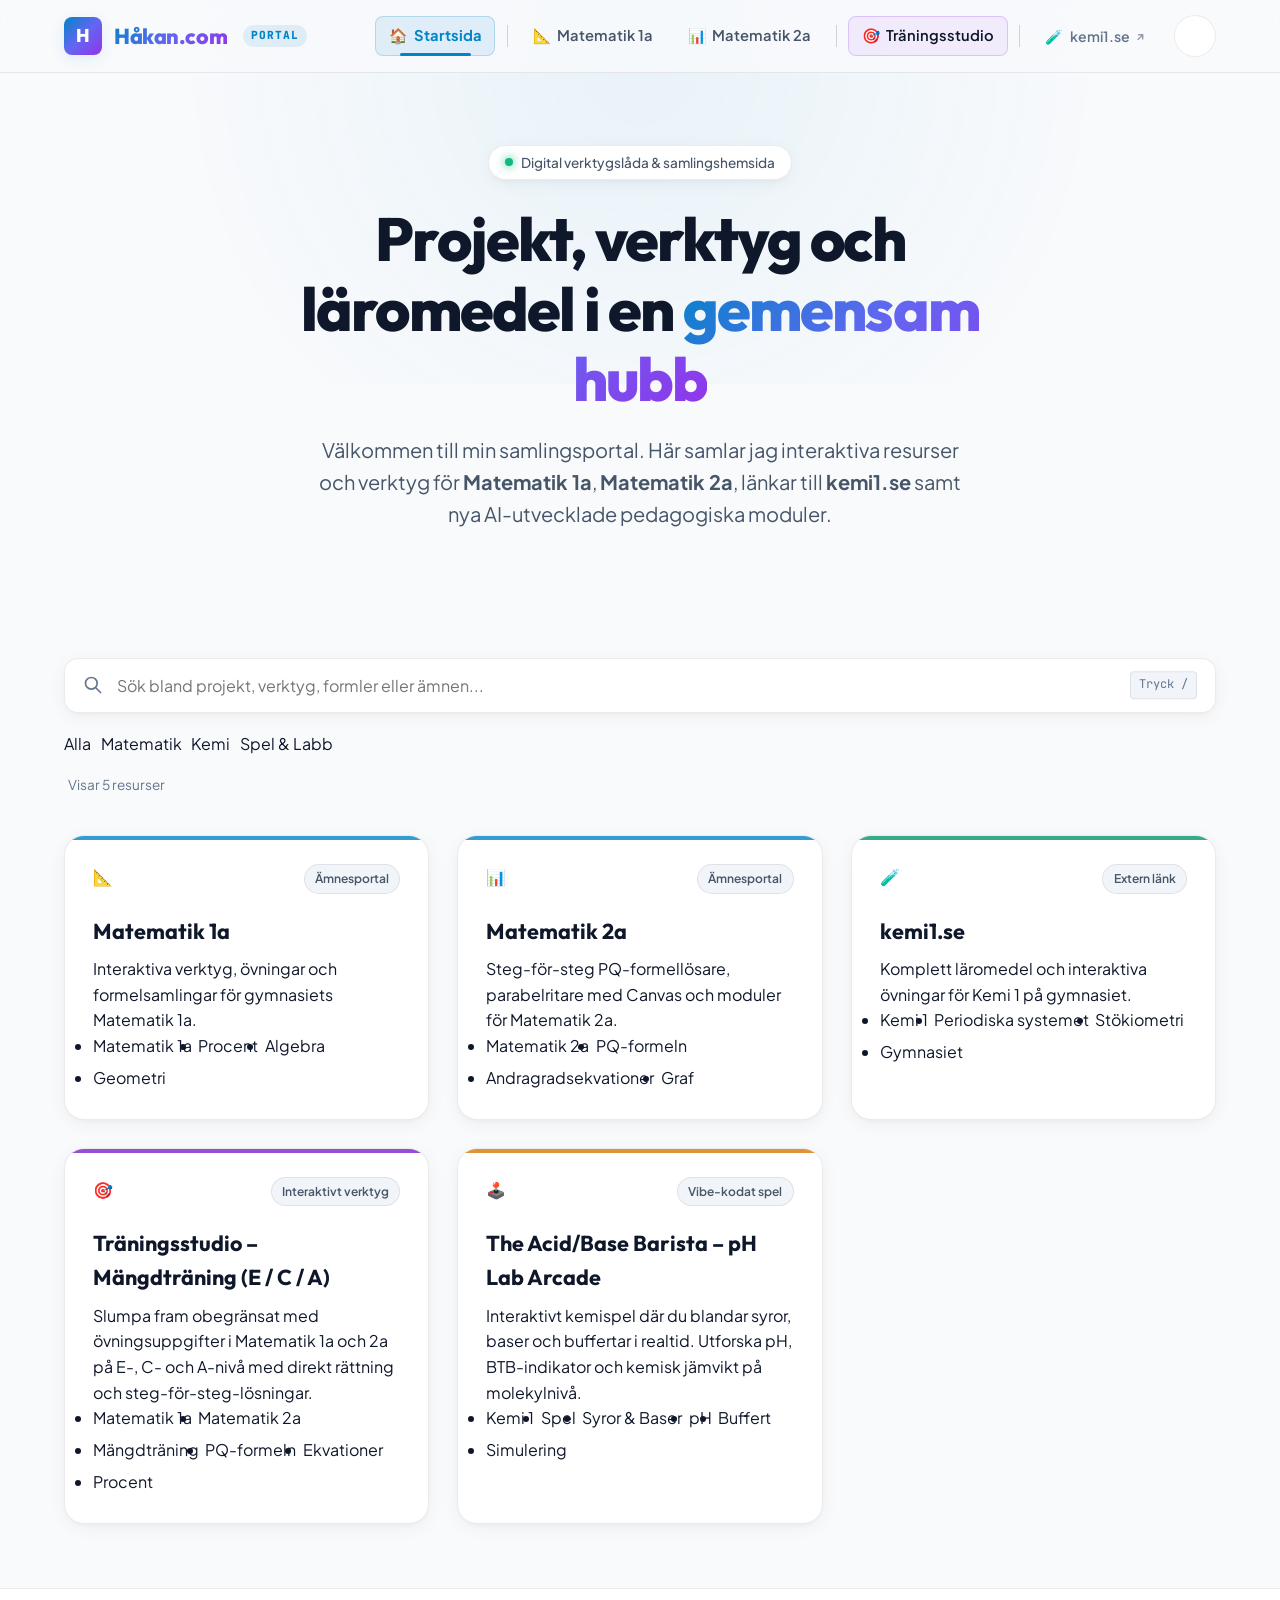
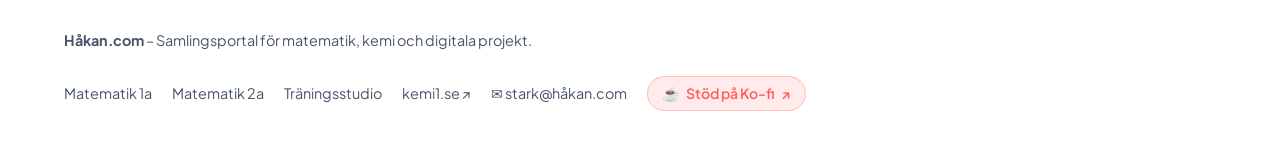
<file: index.html>
<!DOCTYPE html>
<html lang="sv" data-theme="dark">
<head>
  <meta charset="UTF-8">
  <meta name="viewport" content="width=device-width, initial-scale=1.0">
  <title>Håkan.com – Projekt, Matematik 1a, Matematik 2a &amp; Kemi 1</title>
  <meta name="description" content="Samlingsportal för digitala läromedel, interaktiva verktyg, Matematik 1a, Matematik 2a och Kemi 1.">
  <link rel="canonical" href="https://xn--hkan-qoa.com/">
  <link rel="icon" href="data:image/svg+xml,<svg xmlns=%22http://www.w3.org/2000/svg%22 viewBox=%220 0 100 100%22><rect width=%22100%22 height=%22100%22 rx=%2224%22 fill=%22%2338bdf8%22/><text x=%2250%22 y=%2268%22 font-family=%22system-ui, sans-serif%22 font-size=%2260%22 font-weight=%22900%22 fill=%22%230a0d14%22 text-anchor=%22middle%22>H</text></svg>">

  <!-- Open Graph / Social Sharing Meta Tags -->
  <meta property="og:type" content="website">
  <meta property="og:url" content="https://xn--hkan-qoa.com/">
  <meta property="og:title" content="Håkan.com – Digital samlingsportal för Matematik &amp; Kemi">
  <meta property="og:description" content="Samlingsportal för digitala läromedel, interaktiva verktyg, Matematik 1a, Matematik 2a och Kemi 1.">
  <meta property="og:site_name" content="Håkan.com">

  <link rel="stylesheet" href="assets/css/style.css">
  
  <!-- Felsäker temainläsning (förhindrar FOUC och kraschar inte i strikt inkognitoläge) -->
  <script>
    (function() {
      let savedTheme = null;
      try {
        savedTheme = localStorage.getItem('hakan_site_theme');
      } catch (err) {
        // localStorage kan vara blockerat av webbläsarinställningar
      }
      const prefersDark = window.matchMedia && window.matchMedia('(prefers-color-scheme: dark)').matches;
      const theme = savedTheme || (prefersDark ? 'dark' : 'light');
      document.documentElement.setAttribute('data-theme', theme);
    })();
  </script>

  <!-- Ladda ES-moduler icke-blockerande i head -->
  <script type="module" src="assets/js/main.js?v=2"></script>
</head>
<body>

  <!-- Tillgänglighet: Hoppa direkt till innehåll -->
  <a href="#main-content" class="skip-link">Hoppa till huvudinnehåll</a>

  <!-- ========================================================================
       TOP NAVIGATION
       ======================================================================== -->
  <header class="site-header">
    <div class="container header-inner">
      <a href="/" class="brand-logo" id="header-brand-logo" aria-label="Håkan.com startsida">
        <div class="brand-icon" aria-hidden="true">H</div>
        <span class="brand-text">Håkan.com</span>
        <span class="brand-badge">PORTAL</span>
      </a>

      <nav class="nav-group" aria-label="Huvudnavigation">
        <button 
          type="button"
          class="mobile-nav-toggle" 
          id="mobile-nav-toggle" 
          aria-label="Öppna meny" 
          title="Öppna meny"
          aria-label="Öppna meny" title="Öppna meny"
          aria-expanded="false"
          aria-controls="primary-navigation"
        >
          <svg class="hamburger-icon" aria-hidden="true" focusable="false" xmlns="http://www.w3.org/2000/svg" fill="none" viewBox="0 0 24 24" stroke="currentColor" width="24" height="24">
            <path stroke-linecap="round" stroke-linejoin="round" stroke-width="2" d="M4 6h16M4 12h16M4 18h16"/>
          </svg>
          <svg class="close-icon" aria-hidden="true" focusable="false" xmlns="http://www.w3.org/2000/svg" fill="none" viewBox="0 0 24 24" stroke="currentColor" width="24" height="24" hidden>
            <path stroke-linecap="round" stroke-linejoin="round" stroke-width="2" d="M6 18L18 6M6 6l12 12"/>
          </svg>
        </button>

        <ul class="nav-links" id="primary-navigation">
          <li>
            <a href="index.html" class="nav-link active" aria-current="page">
              <span aria-hidden="true">🏠</span> Startsida
            </a>
          </li>
          <li class="nav-divider" aria-hidden="true"></li>
          <li>
            <a href="subpages/matematik-1a/index.html" class="nav-link">
              <span aria-hidden="true">📐</span> Matematik 1a
            </a>
          </li>
          <li>
            <a href="subpages/matematik-2a/index.html" class="nav-link">
              <span aria-hidden="true">📊</span> Matematik 2a
            </a>
          </li>
          <li class="nav-divider" aria-hidden="true"></li>
          <li>
            <a href="subpages/traningsstudio/index.html" class="nav-link nav-link-tool">
              <span aria-hidden="true">🎯</span> Träningsstudio
            </a>
          </li>
          <li class="nav-divider" aria-hidden="true"></li>
          <li>
            <a href="https://kemi1.se" target="_blank" rel="noopener noreferrer" class="nav-link nav-link-external">
              <span aria-hidden="true">🧪</span> kemi1.se <span class="nav-external-arrow" aria-hidden="true">↗</span>
              <span class="sr-only">(öppnas i ny flik)</span>
            </a>
          </li>
          <li class="mobile-only-link">
            <a href="https://ko-fi.com/lararehakan" target="_blank" rel="noopener noreferrer" class="nav-link kofi-nav-item">
              <span aria-hidden="true">☕</span> Stöd på Ko-fi <span aria-hidden="true">↗</span>
              <span class="sr-only">(öppnas i ny flik)</span>
            </a>
          </li>
          <li class="mobile-only-link">
            <a href="mailto:stark@xn--hkan-qoa.com" class="nav-link">
              <span aria-hidden="true">✉</span> Kontakt
            </a>
          </li>
        </ul>

        <!-- Ljust/Mörkt läge växlare -->
        <button 
          type="button" 
          class="theme-toggle-btn" 
          id="theme-toggle-btn" 
          aria-label="Växla mellan ljust och mörkt tema"
          title="Växla mellan ljust och mörkt tema"
          aria-label="Växla mellan ljust och mörkt tema" title="Växla mellan ljust och mörkt tema"
          aria-pressed="false"
        >
          <!-- Ikon renderas av JS -->
        </button>
      </nav>
    </div>
  </header>

  <!-- ========================================================================
       HERO SECTION
       ======================================================================== -->
  <main id="main-content" tabindex="-1">
    <section class="hero-section" aria-labelledby="hero-heading">
      <div class="container container-narrow">
        <div class="hero-pill">
          <span class="hero-pill-dot" aria-hidden="true"></span>
          <span>Digital verktygslåda &amp; samlingshemsida</span>
        </div>

        <h1 class="hero-title" id="hero-heading">
          Projekt, verktyg och läromedel i en <span class="gradient-text">gemensam hubb</span>
        </h1>

        <p class="hero-lead">
          Välkommen till min samlingsportal. Här samlar jag interaktiva resurser och verktyg för <strong>Matematik 1a</strong>, <strong>Matematik 2a</strong>, länkar till <strong>kemi1.se</strong> samt nya AI-utvecklade pedagogiska moduler.
        </p>
      </div>
    </section>

    <!-- ========================================================================
         PROJEKTÖVERSIKT, SÖK & FILTER
         ======================================================================== -->
    <section class="container" id="projects-section" aria-label="Projekt och läromedel">
      <div class="controls-wrapper">
        <!-- Sökfält -->
        <div class="search-box-container" role="search">
          <label for="search-input" class="sr-only">Sök bland projekt, verktyg, formler eller ämnen</label>
          <svg class="search-icon" aria-hidden="true" focusable="false" xmlns="http://www.w3.org/2000/svg" fill="none" viewBox="0 0 24 24" stroke="currentColor">
            <path stroke-linecap="round" stroke-linejoin="round" stroke-width="2" d="M21 21l-6-6m2-5a7 7 0 11-14 0 7 7 0 0114 0z"/>
          </svg>
          <input 
            type="search" 
            id="search-input" 
            class="search-input" 
            placeholder="Sök bland projekt, verktyg, formler eller ämnen..."
            autocomplete="off"
            spellcheck="false"
            aria-controls="projects-grid"
          >
          <kbd class="search-shortcut" aria-hidden="true" title="Tryck / för att söka">Tryck /</kbd>
        </div>

        <!-- Filterknappar -->
        <div class="filter-pills" id="filter-pills" role="toolbar" aria-label="Filtrera projekt efter kategori">
          <button type="button" class="filter-pill active" data-category="Alla" aria-pressed="true">Alla</button>
          <button type="button" class="filter-pill" data-category="Matematik" aria-pressed="false">Matematik</button>
          <button type="button" class="filter-pill" data-category="Kemi" aria-pressed="false">Kemi</button>
          <button type="button" class="filter-pill" data-category="Spel &amp; Labb" aria-pressed="false">Spel &amp; Labb</button>
        </div>

        <!-- Live-region för skärmläsare -->
        <div class="results-info">
          <span id="results-count" role="status" aria-live="polite" aria-atomic="true">Visar 5 resurser</span>
        </div>
      </div>

      <!-- Projektkort Grid -->
      <div class="projects-grid" id="projects-grid">
        <article class="project-card" style="--card-accent: var(--color-math);">
          <div class="card-header">
            <span class="card-icon" aria-hidden="true">📐</span>
            <span class="card-badge badge-internal">Ämnesportal</span>
          </div>
          <h2 class="card-title"><a href="subpages/matematik-1a/index.html" class="card-link">Matematik 1a</a></h2>
          <p class="card-description">Interaktiva verktyg, övningar och formelsamlingar för gymnasiets Matematik 1a.</p>
          <ul class="card-tags" aria-label="Taggar">
            <li class="card-tag">Matematik 1a</li>
            <li class="card-tag">Procent</li>
            <li class="card-tag">Algebra</li>
            <li class="card-tag">Geometri</li>
          </ul>
        </article>

        <article class="project-card" style="--card-accent: var(--color-math);">
          <div class="card-header">
            <span class="card-icon" aria-hidden="true">📊</span>
            <span class="card-badge badge-internal">Ämnesportal</span>
          </div>
          <h2 class="card-title"><a href="subpages/matematik-2a/index.html" class="card-link">Matematik 2a</a></h2>
          <p class="card-description">Steg-för-steg PQ-formellösare, parabelritare med Canvas och moduler för Matematik 2a.</p>
          <ul class="card-tags" aria-label="Taggar">
            <li class="card-tag">Matematik 2a</li>
            <li class="card-tag">PQ-formeln</li>
            <li class="card-tag">Andragradsekvationer</li>
            <li class="card-tag">Graf</li>
          </ul>
        </article>

        <article class="project-card" style="--card-accent: var(--color-chem);">
          <div class="card-header">
            <span class="card-icon" aria-hidden="true">🧪</span>
            <span class="card-badge badge-external">Extern länk</span>
          </div>
          <h2 class="card-title"><a href="https://kemi1.se" class="card-link" target="_blank" rel="noopener noreferrer">kemi1.se<span class="sr-only"> (öppnas i ny flik)</span></a></h2>
          <p class="card-description">Komplett läromedel och interaktiva övningar för Kemi 1 på gymnasiet.</p>
          <ul class="card-tags" aria-label="Taggar">
            <li class="card-tag">Kemi 1</li>
            <li class="card-tag">Periodiska systemet</li>
            <li class="card-tag">Stökiometri</li>
            <li class="card-tag">Gymnasiet</li>
          </ul>
        </article>

        <article class="project-card" style="--card-accent: var(--color-ai);">
          <div class="card-header">
            <span class="card-icon" aria-hidden="true">🎯</span>
            <span class="card-badge badge-internal">Interaktivt verktyg</span>
          </div>
          <h2 class="card-title"><a href="subpages/traningsstudio/index.html" class="card-link">Träningsstudio – Mängdträning (E / C / A)</a></h2>
          <p class="card-description">Slumpa fram obegränsat med övningsuppgifter i Matematik 1a och 2a på E-, C- och A-nivå med direkt rättning och steg-för-steg-lösningar.</p>
          <ul class="card-tags" aria-label="Taggar">
            <li class="card-tag">Matematik 1a</li>
            <li class="card-tag">Matematik 2a</li>
            <li class="card-tag">Mängdträning</li>
            <li class="card-tag">PQ-formeln</li>
            <li class="card-tag">Ekvationer</li>
            <li class="card-tag">Procent</li>
          </ul>
        </article>

        <article class="project-card" style="--card-accent: var(--color-web);">
          <div class="card-header">
            <span class="card-icon" aria-hidden="true">🕹️</span>
            <span class="card-badge badge-internal">Vibe-kodat spel</span>
          </div>
          <h2 class="card-title"><a href="subpages/Spel/acidbasebarista.html" class="card-link">The Acid/Base Barista – pH Lab Arcade</a></h2>
          <p class="card-description">Interaktivt kemispel där du blandar syror, baser och buffertar i realtid. Utforska pH, BTB-indikator och kemisk jämvikt på molekylnivå.</p>
          <ul class="card-tags" aria-label="Taggar">
            <li class="card-tag">Kemi 1</li>
            <li class="card-tag">Spel</li>
            <li class="card-tag">Syror &amp; Baser</li>
            <li class="card-tag">pH</li>
            <li class="card-tag">Buffert</li>
            <li class="card-tag">Simulering</li>
          </ul>
        </article>
      </div>
    </section>
  </main>

  <!-- ========================================================================
       FOOTER
       ======================================================================== -->
  <footer class="site-footer">
    <div class="container footer-inner">
      <div>
        <strong>Håkan.com</strong> – Samlingsportal för matematik, kemi och digitala projekt.
      </div>
      <nav aria-label="Sidfotslänkar">
        <ul class="footer-links">
          <li><a href="subpages/matematik-1a/index.html">Matematik 1a</a></li>
          <li><a href="subpages/matematik-2a/index.html">Matematik 2a</a></li>
          <li><a href="subpages/traningsstudio/index.html">Träningsstudio</a></li>
          <li>
            <a href="https://kemi1.se" target="_blank" rel="noopener noreferrer">
              kemi1.se <span aria-hidden="true">↗</span>
              <span class="sr-only">(öppnas i ny flik)</span>
            </a>
          </li>
          <li>
            <a href="mailto:stark@xn--hkan-qoa.com" class="footer-contact-link">
              <span aria-hidden="true">✉</span> stark@håkan.com
            </a>
          </li>
          <li>
            <a href="https://ko-fi.com/lararehakan" target="_blank" rel="noopener noreferrer" class="kofi-btn">
              <span aria-hidden="true">☕</span> Stöd på Ko-fi <span aria-hidden="true">↗</span>
              <span class="sr-only">(öppnas i ny flik)</span>
            </a>
          </li>
        </ul>
      </nav>
    </div>
  </footer>

</body>
</html>
</file>
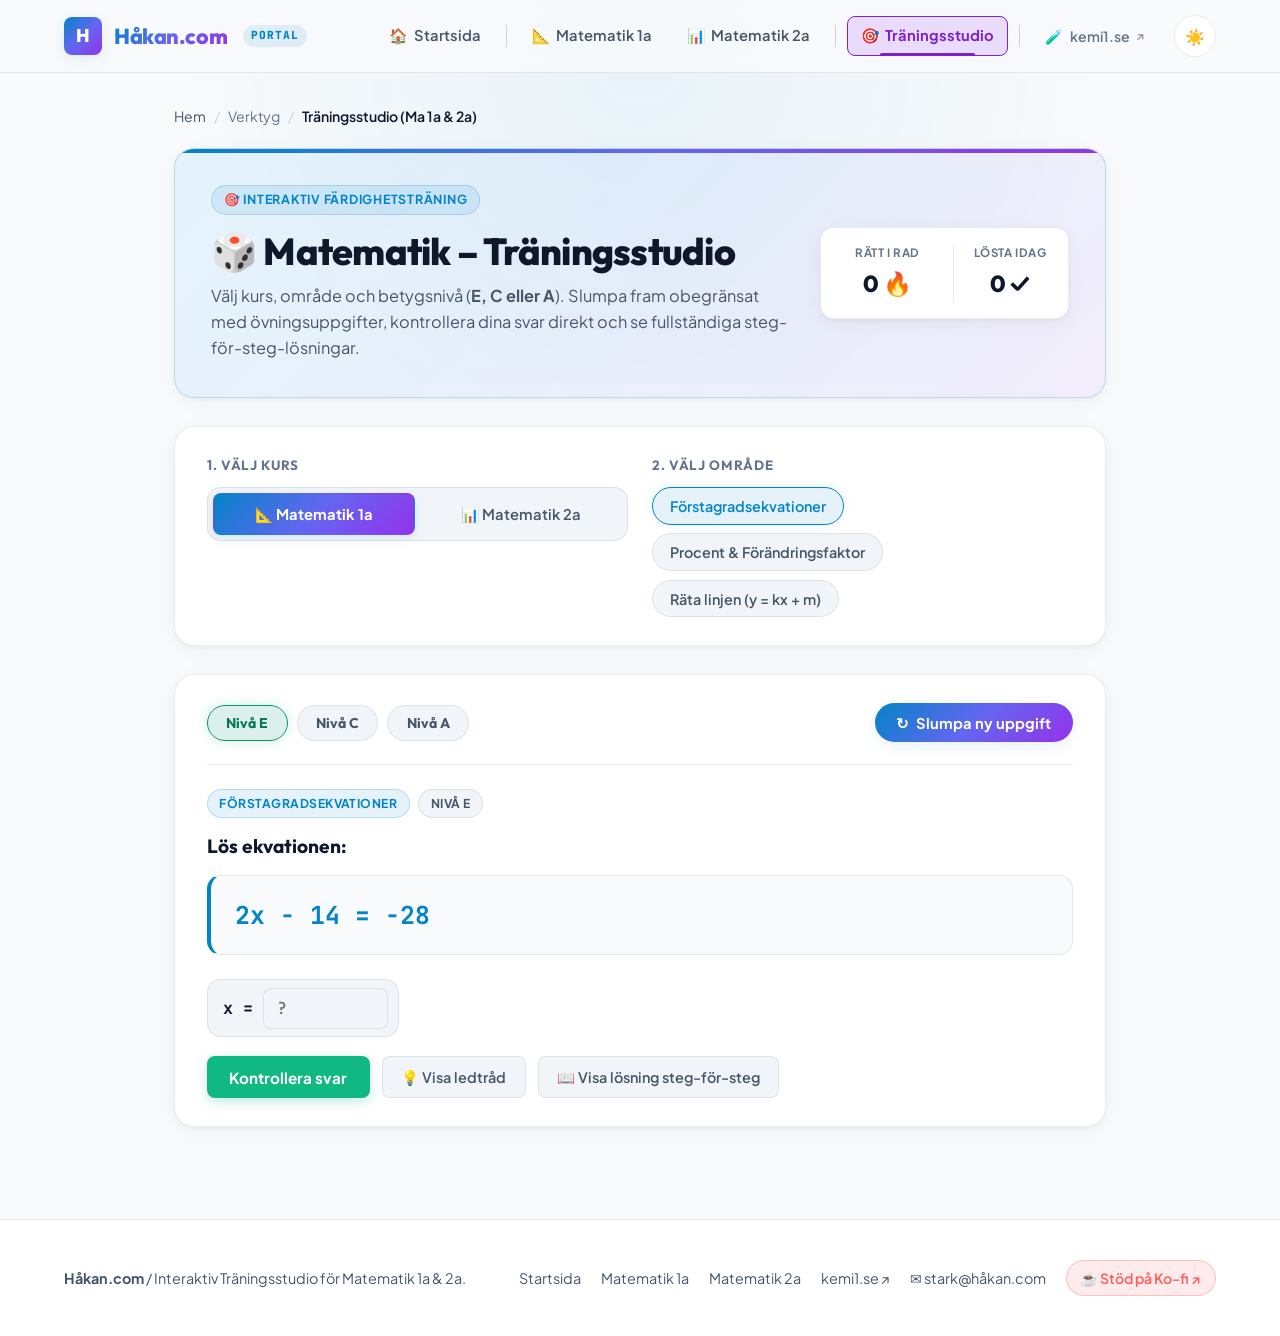
<file: subpages/traningsstudio/index.html>
<!DOCTYPE html>
<html lang="sv" data-theme="dark">
<head>
  <meta charset="UTF-8">
  <meta name="viewport" content="width=device-width, initial-scale=1.0">
  <title>Träningsstudio – Mängdträning (E / C / A) | Håkan.com</title>
  <meta name="description" content="Interaktiv träningsstudio för Matematik 1a och 2a. Slumpa obegränsat med övningsuppgifter på E-, C- och A-nivå med steg-för-steg-lösningar.">
  <link rel="canonical" href="https://xn--hkan-qoa.com/subpages/traningsstudio/index.html">
  <link rel="icon" href="data:image/svg+xml,<svg xmlns=%22http://www.w3.org/2000/svg%22 viewBox=%220 0 100 100%22><rect width=%22100%22 height=%22100%22 rx=%2224%22 fill=%22%2338bdf8%22/><text x=%2250%22 y=%2268%22 font-family=%22system-ui, sans-serif%22 font-size=%2260%22 font-weight=%22900%22 fill=%22%230a0d14%22 text-anchor=%22middle%22>H</text></svg>">
  <link rel="stylesheet" href="../../assets/css/style.css">
  <link rel="stylesheet" href="trainer.css">
  <script>
    (function() {
      let s = null;
      try { s = localStorage.getItem('hakan_site_theme'); } catch (e) {}
      const d = window.matchMedia && window.matchMedia('(prefers-color-scheme: dark)').matches;
      document.documentElement.setAttribute('data-theme', s || (d ? 'dark' : 'light'));
    })();
  </script>
  <script type="module" src="../../assets/js/main.js"></script>
</head>
<body>

  <a href="#main-content" class="skip-link">Hoppa till huvudinnehåll</a>

  <header class="site-header">
    <div class="container header-inner">
      <a href="../../index.html" class="brand-logo" aria-label="Tillbaka till Håkan.com startsida">
        <div class="brand-icon" aria-hidden="true">H</div>
        <span class="brand-text">Håkan.com</span>
        <span class="brand-badge">PORTAL</span>
      </a>
      <nav class="nav-group" aria-label="Huvudnavigation">
        <button type="button" class="mobile-nav-toggle" id="mobile-nav-toggle" aria-label="Öppna meny" title="Öppna meny" aria-expanded="false" aria-controls="primary-navigation">
          <svg class="hamburger-icon" aria-hidden="true" focusable="false" xmlns="http://www.w3.org/2000/svg" fill="none" viewBox="0 0 24 24" stroke="currentColor" width="24" height="24">
            <path stroke-linecap="round" stroke-linejoin="round" stroke-width="2" d="M4 6h16M4 12h16M4 18h16"/>
          </svg>
          <svg class="close-icon" aria-hidden="true" focusable="false" xmlns="http://www.w3.org/2000/svg" fill="none" viewBox="0 0 24 24" stroke="currentColor" width="24" height="24" hidden>
            <path stroke-linecap="round" stroke-linejoin="round" stroke-width="2" d="M6 18L18 6M6 6l12 12"/>
          </svg>
        </button>
        <ul class="nav-links" id="primary-navigation">
          <li><a href="../../index.html" class="nav-link"><span aria-hidden="true">🏠</span> Startsida</a></li>
          <li class="nav-divider" aria-hidden="true"></li>
          <li><a href="../matematik-1a/index.html" class="nav-link"><span aria-hidden="true">📐</span> Matematik 1a</a></li>
          <li><a href="../matematik-2a/index.html" class="nav-link"><span aria-hidden="true">📊</span> Matematik 2a</a></li>
          <li class="nav-divider" aria-hidden="true"></li>
          <li><a href="index.html" class="nav-link nav-link-tool active" aria-current="page"><span aria-hidden="true">🎯</span> Träningsstudio</a></li>
          <li class="nav-divider" aria-hidden="true"></li>
          <li><a href="https://kemi1.se" target="_blank" rel="noopener noreferrer" class="nav-link nav-link-external"><span aria-hidden="true">🧪</span> kemi1.se <span class="nav-external-arrow" aria-hidden="true">↗</span></a></li>
        </ul>
        <button type="button" class="theme-toggle-btn" id="theme-toggle-btn" aria-label="Växla tema" title="Växla tema" aria-pressed="false">☀️</button>
      </nav>
    </div>
  </header>

  <main id="main-content" class="container studio-main" tabindex="-1">
    <!-- Brödsmulor -->
    <div class="breadcrumbs">
      <a href="../../index.html">Hem</a>
      <span class="divider">/</span>
      <span>Verktyg</span>
      <span class="divider">/</span>
      <span style="color: var(--text-primary); font-weight: 600;">Träningsstudio (Ma 1a &amp; 2a)</span>
    </div>

    <header class="studio-hero">
      <div class="studio-hero-text">
        <span class="studio-eyebrow">🎯 Interaktiv färdighetsträning</span>
        <h1>🎲 Matematik &ndash; Träningsstudio</h1>
        <p>Välj kurs, område och betygsnivå (<strong>E, C eller A</strong>). Slumpa fram obegränsat med övningsuppgifter, kontrollera dina svar direkt och se fullständiga steg-för-steg-lösningar.</p>
      </div>
      <div class="streak-box" aria-live="polite">
        <div class="streak-stat">
          <span class="streak-label">Rätt i rad</span>
          <strong class="streak-value" id="streak-count">0 🔥</strong>
        </div>
        <div class="streak-stat">
          <span class="streak-label">Lösta idag</span>
          <strong class="streak-value" id="solved-count">0 ✓</strong>
        </div>
      </div>
    </header>

    <!-- Kontrollpanel: Kurs & Område -->
    <section class="studio-controls-card" aria-label="Inställningar för övning">
      <div class="controls-grid">
        <div class="control-group">
          <span class="control-label" id="course-label">1. Välj kurs</span>
          <div class="segmented-control" role="group" aria-labelledby="course-label" id="course-selector">
            <button type="button" class="seg-btn active" data-course="ma1a" aria-pressed="true">📐 Matematik 1a</button>
            <button type="button" class="seg-btn" data-course="ma2a" aria-pressed="false">📊 Matematik 2a</button>
          </div>
        </div>

        <div class="control-group">
          <span class="control-label" id="topic-label">2. Välj område</span>
          <div class="topic-pills" role="group" aria-labelledby="topic-label" id="topic-selector"></div>
        </div>
      </div>
    </section>

    <!-- ÖVNINGSYTA: SLUMPA UPPGIFT (E / C / A) -->
    <section id="panel-practice" class="workspace-card" aria-label="Övningsuppgift">
      <div class="workspace-toolbar">
        <div class="level-group" role="group" aria-label="Välj betygsnivå" id="level-selector">
          <button type="button" class="level-pill level-e active" data-level="E" aria-pressed="true">Nivå E</button>
          <button type="button" class="level-pill level-c" data-level="C" aria-pressed="false">Nivå C</button>
          <button type="button" class="level-pill level-a" data-level="A" aria-pressed="false">Nivå A</button>
        </div>
        <button type="button" class="btn-primary-action" id="btn-generate-problem">
          <span aria-hidden="true">↻</span> Slumpa ny uppgift
        </button>
      </div>

      <div class="problem-box" aria-live="polite">
        <div class="problem-meta">
          <span class="meta-badge" id="current-topic-badge">Förstagradsekvationer</span>
          <span class="meta-badge level-indicator" id="current-level-badge">Nivå E</span>
        </div>
        <p class="problem-prompt" id="problem-prompt">Lös ekvationen:</p>
        <div class="math-box" id="problem-math">3x + 5 = 20</div>

        <div id="answer-form" class="answer-form">
          <div id="answer-inputs-container" class="answer-inputs">
            <label class="input-field-group" id="input-group-1">
              <span id="input-label-1">x =</span>
              <input type="text" inputmode="decimal" id="answer-input-1" class="math-input" placeholder="?" autocomplete="off">
            </label>
            <label class="input-field-group" id="input-group-2" hidden>
              <span id="input-label-2">y =</span>
              <input type="text" inputmode="decimal" id="answer-input-2" class="math-input" placeholder="?" autocomplete="off">
            </label>
          </div>
          <div class="answer-actions">
            <button type="button" id="btn-check-answer" class="btn-check">Kontrollera svar</button>
            <button type="button" class="btn-outline" id="btn-show-hint" aria-expanded="false">💡 Visa ledtråd</button>
            <button type="button" class="btn-outline" id="btn-show-solution" aria-expanded="false">📖 Visa lösning steg-för-steg</button>
          </div>
        </div>

        <div id="hint-box" class="info-callout hint-callout" hidden></div>
        <div id="practice-feedback" class="feedback-banner" role="status" aria-live="polite" hidden></div>
        <div id="solution-container" class="solution-box" hidden>
          <h3>Steg-för-steg-lösning</h3>
          <ol id="solution-steps-list" class="steps-list"></ol>
        </div>
      </div>
    </section>
  </main>

  <footer class="site-footer">
    <div class="container footer-inner">
      <div><strong>Håkan.com</strong> / Interaktiv Träningsstudio för Matematik 1a &amp; 2a.</div>
      <ul class="footer-links">
        <li><a href="../../index.html">Startsida</a></li>
        <li><a href="../matematik-1a/index.html">Matematik 1a</a></li>
        <li><a href="../matematik-2a/index.html">Matematik 2a</a></li>
        <li><a href="https://kemi1.se" target="_blank" rel="noopener noreferrer">kemi1.se ↗</a></li>
        <li><a href="mailto:stark@xn--hkan-qoa.com" class="footer-contact-link">✉ stark@håkan.com</a></li>
        <li><a href="https://ko-fi.com/lararehakan" target="_blank" rel="noopener noreferrer" class="kofi-btn">☕ Stöd på Ko-fi ↗</a></li>
      </ul>
    </div>
  </footer>

  <script>
  (function () {
    'use strict';

    const TOPICS = {
      ma1a: [
        { id: 'linear_eq', title: 'Förstagradsekvationer' },
        { id: 'percent', title: 'Procent & Förändringsfaktor' },
        { id: 'linear_func', title: 'Räta linjen (y = kx + m)' }
      ],
      ma2a: [
        { id: 'pq_eq', title: 'Andragradsekvationer (PQ)' },
        { id: 'powers', title: 'Potenslagar & Ekvationer' },
        { id: 'systems', title: 'Linjära ekvationssystem' }
      ]
    };

    const state = {
      course: 'ma1a',
      topic: 'linear_eq',
      level: 'E',
      currentProblem: null,
      problemSolved: false,
      streak: 0,
      solvedTotal: 0
    };

    const el = (id) => document.getElementById(id);
    const dom = {
      themeBtn: el('theme-toggle-btn'),
      streakCount: el('streak-count'),
      solvedCount: el('solved-count'),
      courseSelector: el('course-selector'),
      topicSelector: el('topic-selector'),
      levelSelector: el('level-selector'),
      btnGenerateProblem: el('btn-generate-problem'),
      topicBadge: el('current-topic-badge'),
      levelBadge: el('current-level-badge'),
      problemPrompt: el('problem-prompt'),
      problemMath: el('problem-math'),
      inputGroup1: el('input-group-1'),
      inputLabel1: el('input-label-1'),
      answerInput1: el('answer-input-1'),
      inputGroup2: el('input-group-2'),
      inputLabel2: el('input-label-2'),
      answerInput2: el('answer-input-2'),
      btnCheckAnswer: el('btn-check-answer'),
      btnShowHint: el('btn-show-hint'),
      btnShowSolution: el('btn-show-solution'),
      hintBox: el('hint-box'),
      practiceFeedback: el('practice-feedback'),
      solutionContainer: el('solution-container'),
      solutionStepsList: el('solution-steps-list')
    };

    const randInt = (min, max, nz) => {
      let v = 0;
      do { v = Math.floor(Math.random() * (max - min + 1)) + min; } while (nz && v === 0);
      return v;
    };
    const pick = (arr) => arr[Math.floor(Math.random() * arr.length)];
    const fmt = (c, v = '') => c === 0 ? '' : (c > 0 ? ' + ' : ' - ') + (Math.abs(c) === 1 && v ? '' : Math.abs(c)) + v;

    /* --- UPPGIFTSGENERATOR (E / C / A) --- */
    function createPracticeProblem(topic, level) {
      const x = randInt(-8, 10, true);
      if (topic === 'linear_eq') {
        if (level === 'E') {
          const a = randInt(2, 7), b = randInt(-14, 14, true), rhs = a * x + b;
          return {
            prompt: 'Lös ekvationen:',
            math: `${a}x${fmt(b)} = ${rhs}`,
            labels: ['x ='],
            answers: [x],
            hint: `Få ${a}x ensamt genom att flytta konstanten till högerledet.`,
            steps: [
              `Ursprunglig ekvation: ${a}x${fmt(b)} = ${rhs}`,
              `Flytta konstanten till högerledet: ${a}x = ${rhs - b}`,
              `Dividera båda led med ${a}: x = ${rhs - b} / ${a} = ${x}`
            ]
          };
        }
        if (level === 'C') {
          const a = randInt(4, 9), c = randInt(2, a - 1), b = randInt(-12, 12, true), d = (a - c) * x + b;
          return {
            prompt: 'Lös ekvationen med obekanta i båda led:',
            math: `${a}x${fmt(b)} = ${c}x${fmt(d)}`,
            labels: ['x ='],
            answers: [x],
            hint: `Subtrahera ${c}x från båda led först.`,
            steps: [
              `Samla x-termerna i vänsterledet (subtrahera ${c}x): ${a - c}x${fmt(b)} = ${d}`,
              `Flytta konstanten till högerledet: ${a - c}x = ${d - b}`,
              `Dividera båda led med ${a - c}: x = ${x}`
            ]
          };
        }
        const a = randInt(4, 7), b = randInt(2, 6), c = randInt(2, a - 1), rhs = a * x - c * (x - b);
        return {
          prompt: 'Förenkla vänsterledet och lös ekvationen:',
          math: `${a}x - ${c}(x - ${b}) = ${rhs}`,
          labels: ['x ='],
          answers: [x],
          hint: `Se upp med minustecknet framför parentesen: -${c}(x - ${b}) = -${c}x + ${c * b}.`,
          steps: [
            `Multiplicera in -${c} i parentesen (obs! teckenbyte): ${a}x - ${c}x + ${c * b} = ${rhs}`,
            `Förenkla x-termerna: ${a - c}x + ${c * b} = ${rhs}`,
            `Subtrahera ${c * b} i båda led: ${a - c}x = ${rhs - c * b}`,
            `Dividera med ${a - c}: x = ${x}`
          ]
        };
      }

      if (topic === 'percent') {
        if (level === 'E') {
          const s = randInt(2, 9) * 100, p = pick([10, 15, 20, 25, 30, 40]), inc = Math.random() > 0.5, ff = inc ? 1 + p / 100 : 1 - p / 100, res = Math.round(s * ff);
          return {
            prompt: `En vara kostar ${s} kr och priset ${inc ? 'höjs' : 'sänks'} med ${p} %. Vad blir det nya priset?`,
            math: `Startpris: ${s} kr (${inc ? '+' : '-'}${p} %)`,
            labels: ['Nytt pris (kr) ='],
            answers: [res],
            hint: `Multiplicera startpriset med förändringsfaktorn ${ff}.`,
            steps: [
              `Bestäm förändringsfaktorn: 100 % ${inc ? '+' : '-'} ${p} % = ${ff * 100} % = ${ff}`,
              `Multiplicera: ${s} * ${ff} = ${res} kr`
            ]
          };
        }
        if (level === 'C') {
          const orig = randInt(3, 12) * 100, p = pick([20, 25, 50]), ff = 1 - p / 100, sale = orig * ff;
          return {
            prompt: `Efter en prissänkning på ${p} % kostar en jacka ${sale} kr. Vad kostade jackan från början?`,
            math: `Reapris: ${sale} kr (efter -${p} %)`,
            labels: ['Ursprungspris (kr) ='],
            answers: [orig],
            hint: `Ställ upp ekvationen x * ${ff} = ${sale} och dividera med ${ff}.`,
            steps: [
              `En sänkning med ${p} % ger förändringsfaktorn ${ff}.`,
              `Ställ upp ekvationen: x * ${ff} = ${sale}`,
              `Dividera med ${ff}: x = ${sale} / ${ff} = ${orig} kr`
            ]
          };
        }
        const p1 = pick([20, 25, 50]), p2 = pick([10, 20]), ff1 = 1 + p1 / 100, ff2 = 1 - p2 / 100, totFF = Number((ff1 * ff2).toFixed(4)), totPct = Number(((totFF - 1) * 100).toFixed(1));
        return {
          prompt: `En aktie ökar först med ${p1} % och minskar sedan med ${p2} %. Hur många procent har aktien ändrats totalt?`,
          math: `Förändring 1: +${p1} %  |  Förändring 2: -${p2} %`,
          labels: ['Total förändring (%) ='],
          answers: [totPct],
          hint: `Multiplicera förändringsfaktorerna med varandra: ${ff1} * ${ff2}.`,
          steps: [
            `Förändringsfaktor 1 (+${p1} %): ${ff1}`,
            `Förändringsfaktor 2 (-${p2} %): ${ff2}`,
            `Total förändringsfaktor: ${ff1} * ${ff2} = ${totFF}`,
            `Omvandla till procentuell förändring: (${totFF} - 1) * 100 = ${totPct} %`
          ]
        };
      }

      if (topic === 'linear_func') {
        const k = randInt(-5, 6, true), m = randInt(-8, 10);
        if (level === 'E') {
          const xv = randInt(2, 6), yv = k * xv + m;
          return {
            prompt: `Beräkna funktionsvärdet y då x = ${xv} för den räta linjen:`,
            math: `y = ${k}x${fmt(m)}`,
            labels: ['y ='],
            answers: [yv],
            hint: `Ersätt x med ${xv} i formeln.`,
            steps: [
              `Sätt in x = ${xv}: y = ${k} * ${xv}${fmt(m)}`,
              `Beräkna: y = ${k * xv}${fmt(m)} = ${yv}`
            ]
          };
        }
        if (level === 'C') {
          const x1 = randInt(1, 3), x2 = x1 + randInt(2, 4), y1 = k * x1 + m, y2 = k * x2 + m;
          return {
            prompt: `Bestäm riktningskoefficienten k och konstanttermen m för linjen genom (${x1}, ${y1}) och (${x2}, ${y2}):`,
            math: `P1 = (${x1}, ${y1})   och   P2 = (${x2}, ${y2})`,
            labels: ['k =', 'm ='],
            answers: [k, m],
            hint: `Använd k = (y2 - y1) / (x2 - x1) och sätt sedan in en av punkterna i y = kx + m.`,
            steps: [
              `Beräkna lutningen k: k = (${y2} - (${y1})) / (${x2} - ${x1}) = ${y2 - y1} / ${x2 - x1} = ${k}`,
              `Sätt in k = ${k} och punkten (${x1}, ${y1}) i y = kx + m: ${y1} = ${k} * ${x1} + m`,
              `Lös ut m: m = ${y1} - (${k * x1}) = ${m}`
            ]
          };
        }
        const rx = randInt(-6, 8, true), cy = randInt(2, 4), cx = k * cy, c = -cx * rx;
        return {
          prompt: `För vilket x-värde skär linjen nedan x-axeln (då y = 0)?`,
          math: `${cx}x - ${cy}y${fmt(c)} = 0`,
          labels: ['x ='],
          answers: [rx],
          hint: `När linjen skär x-axeln är y = 0. Sätt in y = 0 och lös ut x.`,
          steps: [
            `Sätt in y = 0 i ekvationen: ${cx}x - ${cy} * 0${fmt(c)} = 0`,
            `Flytta konstanten: ${cx}x = ${-c}`,
            `Dividera med ${cx}: x = ${rx}`
          ]
        };
      }

      if (topic === 'pq_eq') {
        const x1 = randInt(-5, 6, true), x2 = level === 'E' ? x1 + randInt(1, 4) * 2 : x1 + randInt(1, 5);
        const p = -(x1 + x2), q = x1 * x2, hp = -p / 2, ur = hp * hp - q, rv = Math.sqrt(ur), a = level === 'A' ? randInt(2, 4) : 1;
        const mathStr = level === 'E' ? `x²${fmt(p, 'x')}${fmt(q)} = 0` : level === 'C' ? `x²${fmt(p, 'x')} = ${-q}` : `${a}x²${fmt(a * p, 'x')}${fmt(a * q)} = 0`;
        const steps = [];
        if (level === 'C') steps.push(`Skriv om på normalform (= 0): x²${fmt(p, 'x')}${fmt(q)} = 0`);
        if (level === 'A') steps.push(`Dividera samtliga termer med ${a}: x²${fmt(p, 'x')}${fmt(q)} = 0`);
        steps.push(`Identifiera koefficienterna: p = ${p} och q = ${q}`);
        steps.push(`Sätt in i PQ-formeln: x = ${hp} ± √((${hp})² - (${q})) = ${hp} ± √${ur} = ${hp} ± ${rv}`);
        steps.push(`Svar: x1 = ${Math.min(x1, x2)} och x2 = ${Math.max(x1, x2)} (ordningen spelar ingen roll)`);
        return {
          prompt: 'Lös andragradsekvationen (ange båda rötterna):',
          math: mathStr,
          labels: ['x1 =', 'x2 ='],
          answers: [x1, x2],
          unorderedAnswers: true,
          hint: `Skriv på normalform x² + px + q = 0 (p = ${p}, q = ${q}). Halva p med omvänt tecken är ${hp}.`,
          steps
        };
      }

      if (topic === 'powers') {
        if (level === 'E') {
          const a = randInt(2, 7), b = randInt(2, 6), c = randInt(1, a + b - 2), ans = a + b - c;
          return {
            prompt: 'Förenkla uttrycket till formen x^n. Bestäm exponenten n:',
            math: `(x^${a} * x^${b}) / x^${c} = x^n`,
            labels: ['n ='],
            answers: [ans],
            hint: `Addera exponenterna i täljaren och subtrahera nämnarens exponent.`,
            steps: [
              `Multiplicera i täljaren (addera exponenterna): x^(${a} + ${b}) = x^${a + b}`,
              `Dividera med nämnaren (subtrahera exponenten): x^(${a + b} - ${c}) = x^${ans}`,
              `Svar: n = ${ans}`
            ]
          };
        }
        if (level === 'C') {
          const a = randInt(2, 5), b = randInt(2, 4), c = randInt(-5, -1), ans = a * b + c;
          return {
            prompt: 'Förenkla uttrycket till formen x^n. Bestäm exponenten n:',
            math: `(x^${a})^${b} * x^(${c}) = x^n`,
            labels: ['n ='],
            answers: [ans],
            hint: `För (x^${a})^${b} multipliceras exponenterna (${a} * ${b}). Addera sedan (${c}).`,
            steps: [
              `Potens av en potens: (x^${a})^${b} = x^(${a} * ${b}) = x^${a * b}`,
              `Multiplicera med x^(${c}): x^(${a * b} + (${c})) = x^${ans}`,
              `Svar: n = ${ans}`
            ]
          };
        }
        const base = pick([2, 3, 5]), xv = randInt(2, 6), k = randInt(2, 3), m = randInt(1, 4), rhs = k * xv - m;
        return {
          prompt: `Lös ekvationen genom att skriva leden med samma bas (${base}):`,
          math: `(${base}^${k})^x / ${base}^${m} = ${base}^${rhs}`,
          labels: ['x ='],
          answers: [xv],
          hint: `Skriv om vänsterledet till ${base}^(${k}x - ${m}) och sätt exponenterna lika.`,
          steps: [
            `Förenkla täljaren: (${base}^${k})^x = ${base}^(${k}x)`,
            `Dividera med ${base}^${m}: ${base}^(${k}x - ${m}) = ${base}^${rhs}`,
            `Sätt exponenterna lika: ${k}x - ${m} = ${rhs}  ->  ${k}x = ${rhs + m}  ->  x = ${xv}`
          ]
        };
      }

      // Linjära ekvationssystem
      const sx = randInt(-4, 6, true), sy = randInt(-4, 6, true);
      if (level === 'E') {
        const k = randInt(2, 4), m = sy - k * sx, sum = sx + sy;
        return {
          prompt: 'Lös ekvationssystemet med substitutionsmetoden:',
          math: `(1)  y = ${k}x${fmt(m)}\n(2)  x + y = ${sum}`,
          labels: ['x =', 'y ='],
          answers: [sx, sy],
          hint: `Ersätt y i ekvation (2) med (${k}x${fmt(m)}).`,
          steps: [
            `Substituera y i ekvation (2): x + (${k}x${fmt(m)}) = ${sum}`,
            `Förenkla: ${k + 1}x = ${sum - m}  ->  x = ${sx}`,
            `Sätt in x = ${sx} i ekvation (1): y = ${k} * (${sx})${fmt(m)} = ${sy}`,
            `Svar: x = ${sx} och y = ${sy}`
          ]
        };
      }
      if (level === 'C') {
        const a1 = randInt(2, 5), a2 = randInt(1, 4), b = randInt(2, 5), r1 = a1 * sx + b * sy, r2 = a2 * sx - b * sy;
        return {
          prompt: 'Lös ekvationssystemet med additionsmetoden:',
          math: `(1)  ${a1}x + ${b}y = ${r1}\n(2)  ${a2}x - ${b}y = ${r2}`,
          labels: ['x =', 'y ='],
          answers: [sx, sy],
          hint: `Addera ekvation (1) och (2) ledvis så tar +${b}y och -${b}y ut varandra.`,
          steps: [
            `Addera ekvationerna ledvis: (${a1} + ${a2})x = ${r1} + (${r2})`,
            `Förenkla: ${a1 + a2}x = ${r1 + r2}  ->  x = ${sx}`,
            `Sätt in x = ${sx} i ekvation (1): ${a1}*(${sx}) + ${b}y = ${r1}  ->  y = ${sy}`,
            `Svar: x = ${sx} och y = ${sy}`
          ]
        };
      }
      const r1 = 2 * sx + 3 * sy, r2 = 3 * sx - 2 * sy;
      return {
        prompt: 'Lös ekvationssystemet:',
        math: `(1)  2x + 3y = ${r1}\n(2)  3x - 2y = ${r2}`,
        labels: ['x =', 'y ='],
        answers: [sx, sy],
        hint: `Multiplicera ekvation (1) med 2 och ekvation (2) med 3 för att få +6y och -6y.`,
        steps: [
          `Multiplicera ekv (1) med 2:  4x + 6y = ${2 * r1}`,
          `Multiplicera ekv (2) med 3:  9x - 6y = ${3 * r2}`,
          `Addera ekvationerna: 13x = ${2 * r1 + 3 * r2}  ->  x = ${sx}`,
          `Sätt in x = ${sx} i ekv (1): 2*(${sx}) + 3y = ${r1}  ->  y = ${sy}`,
          `Svar: x = ${sx} och y = ${sy}`
        ]
      };
    }

    /* --- VY & LOGIK --- */
    function loadStats() {
      try {
        const p = JSON.parse(localStorage.getItem('hakan_studio_stats') || '{}');
        state.streak = Number(p.streak) || 0;
        state.solvedTotal = Number(p.solvedTotal) || 0;
      } catch (e) {}
      dom.streakCount.textContent = `${state.streak} 🔥`;
      dom.solvedCount.textContent = `${state.solvedTotal} ✓`;
    }

    function saveStats() {
      try { localStorage.setItem('hakan_studio_stats', JSON.stringify({ streak: state.streak, solvedTotal: state.solvedTotal })); } catch (e) {}
      dom.streakCount.textContent = `${state.streak} 🔥`;
      dom.solvedCount.textContent = `${state.solvedTotal} ✓`;
    }

    function getTopicTitle() {
      return (TOPICS[state.course].find((t) => t.id === state.topic) || {}).title || '';
    }

    function renderTopicPills() {
      const frag = document.createDocumentFragment();
      TOPICS[state.course].forEach((t) => {
        const b = document.createElement('button');
        b.type = 'button';
        const act = t.id === state.topic;
        b.className = 'topic-pill' + (act ? ' active' : '');
        b.dataset.topic = t.id;
        b.setAttribute('aria-pressed', String(act));
        b.textContent = t.title;
        frag.appendChild(b);
      });
      dom.topicSelector.replaceChildren(frag);
    }

    function renderPracticeView() {
      state.problemSolved = false;
      const prob = (state.currentProblem = createPracticeProblem(state.topic, state.level));
      dom.topicBadge.textContent = getTopicTitle();
      dom.levelBadge.textContent = `Nivå ${state.level}`;
      dom.problemPrompt.textContent = prob.prompt;
      dom.problemMath.textContent = prob.math;

      dom.inputLabel1.textContent = prob.labels[0];
      dom.answerInput1.value = '';
      dom.inputGroup2.hidden = prob.labels.length < 2;
      if (prob.labels.length > 1) dom.inputLabel2.textContent = prob.labels[1];
      dom.answerInput2.value = '';

      dom.hintBox.hidden = true;
      dom.hintBox.textContent = prob.hint;
      dom.btnShowHint.setAttribute('aria-expanded', 'false');
      dom.practiceFeedback.hidden = true;
      dom.solutionContainer.hidden = true;
      dom.btnShowSolution.setAttribute('aria-expanded', 'false');

      const frag = document.createDocumentFragment();
      prob.steps.forEach((s) => {
        const li = document.createElement('li');
        li.textContent = s;
        frag.appendChild(li);
      });
      dom.solutionStepsList.replaceChildren(frag);
    }

    function checkUserAnswer() {
      const prob = state.currentProblem;
      if (!prob) return;
      const parse = (v) => { const s = String(v).trim().replace(',', '.'); return s === '' ? NaN : Number(s); };
      const u = [parse(dom.answerInput1.value)];
      if (prob.labels.length > 1) u.push(parse(dom.answerInput2.value));

      if (u.some(Number.isNaN)) {
        dom.practiceFeedback.hidden = false;
        dom.practiceFeedback.className = 'feedback-banner is-wrong';
        dom.practiceFeedback.textContent = 'Ange ett giltigt tal i samtliga svarsfält.';
        return;
      }

      const exp = prob.answers;
      const ok = prob.unorderedAnswers && exp.length === 2
        ? (Math.abs(u[0] - exp[0]) < 0.01 && Math.abs(u[1] - exp[1]) < 0.01) || (Math.abs(u[0] - exp[1]) < 0.01 && Math.abs(u[1] - exp[0]) < 0.01)
        : exp.every((e, i) => Math.abs(u[i] - e) < 0.01);

      dom.practiceFeedback.hidden = false;
      if (ok) {
        dom.practiceFeedback.className = 'feedback-banner is-correct';
        dom.practiceFeedback.textContent = '🎉 Helt rätt! Bra jobbat! Klicka på "Slumpa ny uppgift" för nästa.';
        if (!state.problemSolved) { state.problemSolved = true; state.streak++; state.solvedTotal++; saveStats(); }
      } else {
        dom.practiceFeedback.className = 'feedback-banner is-wrong';
        dom.practiceFeedback.textContent = 'Inte riktigt rätt. Kontrollera uträkningen eller klicka på "Visa ledtråd" / "Visa lösning steg-för-steg"!';
        state.streak = 0; saveStats();
      }
    }

    /* --- EVENTS --- */
    dom.courseSelector.addEventListener('click', (e) => {
      const b = e.target.closest('.seg-btn');
      if (!b || b.dataset.course === state.course) return;
      state.course = b.dataset.course;
      state.topic = TOPICS[state.course][0].id;
      dom.courseSelector.querySelectorAll('.seg-btn').forEach((el) => {
        const act = el.dataset.course === state.course;
        el.classList.toggle('active', act);
        el.setAttribute('aria-pressed', String(act));
      });
      renderTopicPills();
      renderPracticeView();
    });

    dom.topicSelector.addEventListener('click', (e) => {
      const p = e.target.closest('.topic-pill');
      if (!p || p.dataset.topic === state.topic) return;
      state.topic = p.dataset.topic;
      dom.topicSelector.querySelectorAll('.topic-pill').forEach((el) => {
        const act = el.dataset.topic === state.topic;
        el.classList.toggle('active', act);
        el.setAttribute('aria-pressed', String(act));
      });
      renderPracticeView();
    });

    dom.levelSelector.addEventListener('click', (e) => {
      const p = e.target.closest('.level-pill');
      if (!p || p.dataset.level === state.level) return;
      state.level = p.dataset.level;
      dom.levelSelector.querySelectorAll('.level-pill').forEach((el) => {
        const act = el.dataset.level === state.level;
        el.classList.toggle('active', act);
        el.setAttribute('aria-pressed', String(act));
      });
      renderPracticeView();
    });

    dom.btnGenerateProblem.addEventListener('click', renderPracticeView);
    dom.btnCheckAnswer.addEventListener('click', checkUserAnswer);
    [dom.answerInput1, dom.answerInput2].forEach((inp) => inp.addEventListener('keydown', (e) => { if (e.key === 'Enter') checkUserAnswer(); }));

    dom.btnShowHint.addEventListener('click', () => {
      const next = !dom.hintBox.hidden;
      dom.hintBox.hidden = next;
      dom.btnShowHint.setAttribute('aria-expanded', String(!next));
    });

    dom.btnShowSolution.addEventListener('click', () => {
      const next = !dom.solutionContainer.hidden;
      dom.solutionContainer.hidden = next;
      dom.btnShowSolution.setAttribute('aria-expanded', String(!next));
    });

    loadStats();
    renderTopicPills();
    renderPracticeView();
  })();
  </script>
</body>
</html>
</file>
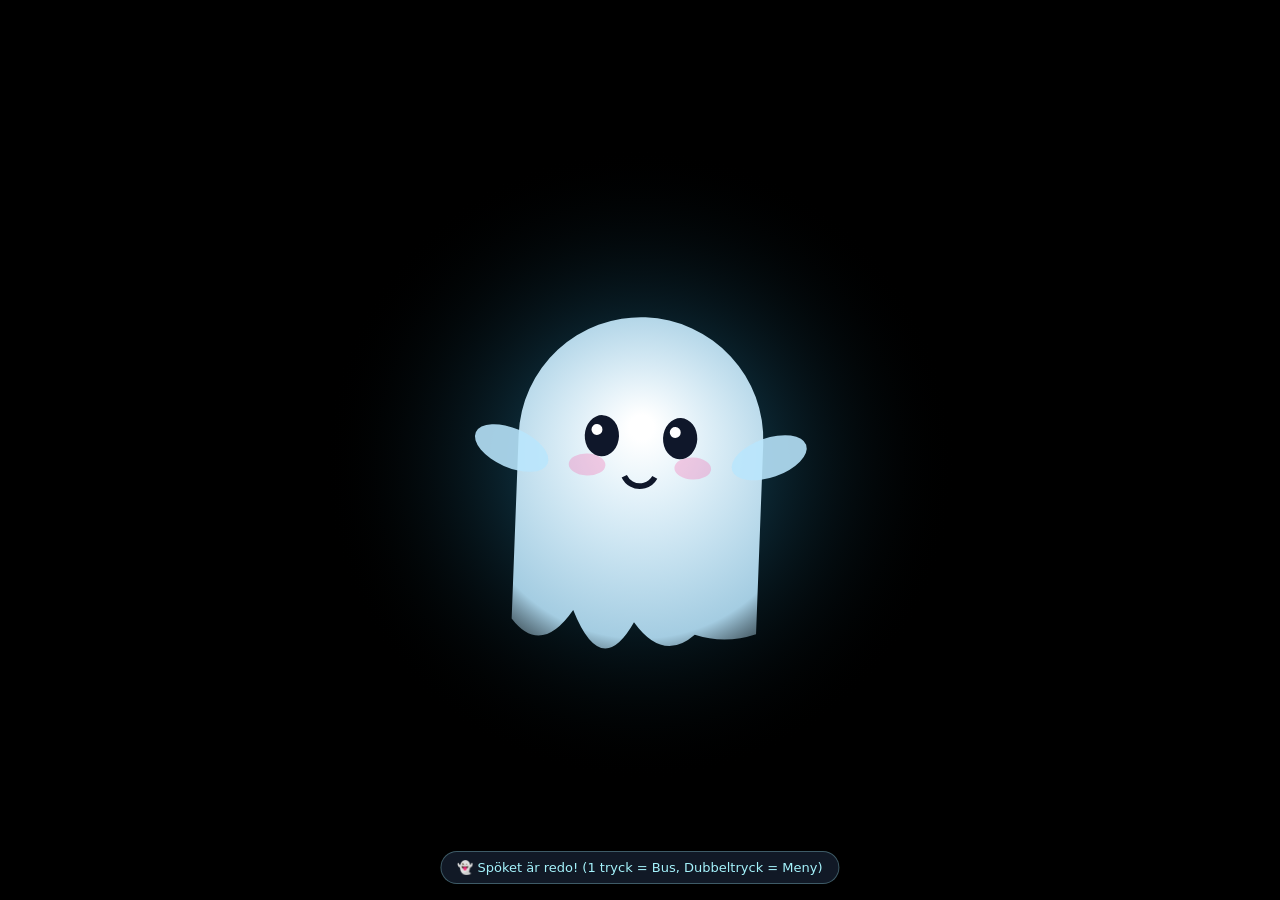
<file: spöke.html>
<!DOCTYPE html>
<html lang="sv">
<head>
  <meta charset="UTF-8">
  <meta name="viewport" content="width=device-width, initial-scale=1.0, maximum-scale=1.0, user-scalable=no">
  <title>Fönsterspöket – Projektion</title>
  <style>
    * {
      box-sizing: border-box;
      margin: 0;
      padding: 0;
      user-select: none;
      -webkit-user-select: none;
      -webkit-touch-callout: none;
    }
    html, body {
      width: 100%;
      height: 100%;
      background-color: #000000;
      overflow: hidden;
      font-family: system-ui, -apple-system, sans-serif;
      touch-action: manipulation;
    }
    canvas {
      display: block;
      width: 100vw;
      height: 100vh;
    }
    /* Diskret statusruta vid start så man ser att JS körs i mobilen */
    #boot-toast {
      position: fixed;
      bottom: 16px;
      left: 50%;
      transform: translateX(-50%);
      background: rgba(20, 30, 45, 0.85);
      color: #a5f3fc;
      border: 1px solid rgba(165, 243, 252, 0.3);
      padding: 8px 16px;
      border-radius: 999px;
      font-size: 13px;
      pointer-events: none;
      transition: opacity 0.8s ease;
      z-index: 20;
      text-align: center;
      white-space: nowrap;
    }
    /* Touch- och tangentbordspanel */
    #ui-panel {
      position: fixed;
      bottom: 20px;
      left: 50%;
      transform: translateX(-50%);
      background: rgba(15, 23, 42, 0.92);
      border: 1px solid rgba(148, 163, 184, 0.35);
      border-radius: 16px;
      padding: 12px;
      color: #f8fafc;
      z-index: 30;
      display: none;
      width: min(92vw, 420px);
      box-shadow: 0 10px 30px rgba(0,0,0,0.8);
    }
    #ui-panel.visible {
      display: block;
    }
    .panel-title {
      font-size: 13px;
      font-weight: 600;
      color: #94a3b8;
      margin-bottom: 8px;
      display: flex;
      justify-content: space-between;
      align-items: center;
    }
    .btn-grid {
      display: grid;
      grid-template-columns: repeat(2, 1fr);
      gap: 6px;
      margin-bottom: 10px;
    }
    button {
      background: rgba(51, 65, 85, 0.8);
      color: #f1f5f9;
      border: 1px solid rgba(148, 163, 184, 0.25);
      padding: 9px 10px;
      border-radius: 8px;
      font-size: 13px;
      cursor: pointer;
      text-align: left;
      active: scale(0.98);
    }
    button:active {
      background: rgba(71, 85, 105, 1);
    }
    .btn-row {
      display: flex;
      gap: 6px;
    }
    .btn-row button {
      flex: 1;
      text-align: center;
    }
  </style>
</head>
<body>

  <canvas id="ghostCanvas"></canvas>

  <div id="boot-toast">👻 Spöket är redo! (1 tryck = Bus, Dubbeltryck = Meny)</div>

  <div id="ui-panel">
    <div class="panel-title">
      <span>👻 Spök-kontroller (Dubbeltryck/H för att dölja)</span>
    </div>
    <div class="btn-grid">
      <button data-prank="wave">👋 Q: Vinka & BU!</button>
      <button data-prank="peekaboo">🙈 W: Tittut!</button>
      <button data-prank="clean">🧽 E: Imma & Tvätta</button>
      <button data-prank="upsidedown">🙃 R: Upp-och-ner</button>
      <button data-prank="spin">💫 T: Snurr-yr</button>
      <button data-prank="hat">🎩 Y: Hatt-tricket</button>
      <button data-prank="flashlight">🔦 U: Detektiven</button>
      <button data-prank="random" style="background:#0284c7; font-weight:600;">🎲 Slumpa bus</button>
    </div>
    <div class="btn-row">
      <button id="btn-cal">🎯 Ram (C)</button>
      <button id="btn-theme">🎨 Färg (1-3)</button>
      <button id="btn-size-down">➖ Krymp</button>
      <button id="btn-size-up">➕ Förstora</button>
    </div>
  </div>

  <script>
    (function() {
      const canvas = document.getElementById('ghostCanvas');
      const ctx = canvas.getContext('2d');
      const bootToast = document.getElementById('boot-toast');
      const uiPanel = document.getElementById('ui-panel');

      // Dölj start-toast efter 4 sekunder
      setTimeout(function() {
        if (bootToast) bootToast.style.opacity = '0';
      }, 4000);

      // Bakåtkompatibel runda-hörn-hjälpare (ersätter ctx.roundRect som kraschar äldre mobiler)
      function drawRoundedRect(ctx, x, y, w, h, r) {
        r = Math.min(r, w / 2, h / 2);
        ctx.beginPath();
        ctx.moveTo(x + r, y);
        ctx.lineTo(x + w - r, y);
        ctx.quadraticCurveTo(x + w, y, x + w, y + r);
        ctx.lineTo(x + w, y + h - r);
        ctx.quadraticCurveTo(x + w, y + h, x + w - r, y + h);
        ctx.lineTo(x + r, y + h);
        ctx.quadraticCurveTo(x, y + h, x, y + h - r);
        ctx.lineTo(x, y + r);
        ctx.quadraticCurveTo(x, y, x + r, y);
        ctx.closePath();
      }

      // Säker localStorage-hantering (kraschar inte via file:// på mobil)
      function loadConfig() {
        const defaults = { offsetX: 0, offsetY: 0, scale: 1.0, theme: 0, calibrate: false };
        try {
          const saved = localStorage.getItem('ghostWindowCfg');
          if (saved) return Object.assign(defaults, JSON.parse(saved));
        } catch (e) {}
        return defaults;
      }

      function saveConfig() {
        try {
          localStorage.setItem('ghostWindowCfg', JSON.stringify({
            offsetX: cfg.offsetX,
            offsetY: cfg.offsetY,
            scale: cfg.scale,
            theme: cfg.theme
          }));
        } catch (e) {}
      }

      const cfg = loadConfig();

      const themes = [
        { name: 'Kallblå', core: '#ffffff', mid: 'rgba(186, 230, 253, 0.88)', glow: 'rgba(56, 189, 248, 0.45)' },
        { name: 'Spökgrön', core: '#f0fdf4', mid: 'rgba(134, 239, 172, 0.88)', glow: 'rgba(34, 197, 94, 0.45)' },
        { name: 'Kritvit', core: '#ffffff', mid: 'rgba(255, 255, 255, 0.96)', glow: 'rgba(255, 255, 255, 0.55)' }
      ];

      let width = window.innerWidth || 360;
      let height = window.innerHeight || 640;

      function resize() {
        width = window.innerWidth || document.documentElement.clientWidth || 360;
        height = window.innerHeight || document.documentElement.clientHeight || 640;
        canvas.width = width;
        canvas.height = height;
      }
      window.addEventListener('resize', resize);
      window.addEventListener('orientationchange', function() { setTimeout(resize, 200); });
      resize();

      // Spökets tillstånd
      const pranks = ['wave', 'peekaboo', 'clean', 'upsidedown', 'spin', 'hat', 'flashlight'];
      const ghost = {
        x: 0,
        y: 0,
        targetX: 0,
        targetY: 0,
        vx: 0,
        vy: 0,
        lookX: 0,
        lookY: 0,
        targetLookX: 0,
        targetLookY: 0,
        blinkTimer: 0,
        isBlinking: false,
        prank: null,
        prankTime: 0,
        prankDuration: 5.0,
        nextPrankTimer: 12 + Math.random() * 12,
        nextMoveTimer: 3.0
      };

      function triggerPrank(name) {
        if (name === 'random') {
          name = pranks[Math.floor(Math.random() * pranks.length)];
        }
        ghost.prank = name;
        ghost.prankTime = 0;
        const durations = {
          wave: 4.2,
          peekaboo: 5.2,
          clean: 6.5,
          upsidedown: 5.8,
          spin: 5.2,
          hat: 4.8,
          flashlight: 6.0
        };
        ghost.prankDuration = durations[name] || 5.0;
        ghost.nextPrankTimer = 18 + Math.random() * 17;
      }

      // Touch-hantering (Enkeltryck = Bus, Dubbeltryck = Meny)
      let lastTap = 0;
      canvas.addEventListener('pointerdown', function(e) {
        const now = Date.now();
        if (now - lastTap < 320) {
          uiPanel.classList.toggle('visible');
          lastTap = 0;
        } else {
          lastTap = now;
          if (!uiPanel.classList.contains('visible')) {
            triggerPrank('random');
          }
        }
      });

      // UI-knappar i menyn
      const prankButtons = document.querySelectorAll('[data-prank]');
      for (let i = 0; i < prankButtons.length; i++) {
        prankButtons[i].addEventListener('click', function(e) {
          e.stopPropagation();
          triggerPrank(this.getAttribute('data-prank'));
        });
      }

      document.getElementById('btn-cal').addEventListener('click', function(e) {
        e.stopPropagation();
        cfg.calibrate = !cfg.calibrate;
      });
      document.getElementById('btn-theme').addEventListener('click', function(e) {
        e.stopPropagation();
        cfg.theme = (cfg.theme + 1) % themes.length;
        saveConfig();
      });
      document.getElementById('btn-size-down').addEventListener('click', function(e) {
        e.stopPropagation();
        cfg.scale = Math.max(0.4, cfg.scale - 0.1);
        saveConfig();
      });
      document.getElementById('btn-size-up').addEventListener('click', function(e) {
        e.stopPropagation();
        cfg.scale = Math.min(2.2, cfg.scale + 0.1);
        saveConfig();
      });

      // Tangentbordskontroller för laptopen
      window.addEventListener('keydown', function(e) {
        const key = e.key.toLowerCase();
        if (key === ' ') { e.preventDefault(); triggerPrank('random'); }
        else if (key === 'q') triggerPrank('wave');
        else if (key === 'w') triggerPrank('peekaboo');
        else if (key === 'e') triggerPrank('clean');
        else if (key === 'r') triggerPrank('upsidedown');
        else if (key === 't') triggerPrank('spin');
        else if (key === 'y') triggerPrank('hat');
        else if (key === 'u') triggerPrank('flashlight');
        else if (key === 'c') cfg.calibrate = !cfg.calibrate;
        else if (key === 'h') uiPanel.classList.toggle('visible');
        else if (key === '1') { cfg.theme = 0; saveConfig(); }
        else if (key === '2') { cfg.theme = 1; saveConfig(); }
        else if (key === '3') { cfg.theme = 2; saveConfig(); }
        else if (key === '+' || key === '=') { cfg.scale = Math.min(2.2, cfg.scale + 0.08); saveConfig(); }
        else if (key === '-') { cfg.scale = Math.max(0.4, cfg.scale - 0.08); saveConfig(); }
        else if (e.key === 'ArrowLeft') { cfg.offsetX -= 15; saveConfig(); }
        else if (e.key === 'ArrowRight') { cfg.offsetX += 15; saveConfig(); }
        else if (e.key === 'ArrowUp') { cfg.offsetY -= 15; saveConfig(); }
        else if (e.key === 'ArrowDown') { cfg.offsetY += 15; saveConfig(); }
      });

      let lastTime = performance.now();

      function update(dt, elapsed) {
        // Sväva lugnt inom säkerhetszonen
        ghost.nextMoveTimer -= dt;
        if (ghost.nextMoveTimer <= 0 && !ghost.prank) {
          ghost.nextMoveTimer = 2.5 + Math.random() * 3.5;
          ghost.targetX = (Math.random() - 0.5) * 90;
          ghost.targetY = (Math.random() - 0.5) * 50;
          ghost.targetLookX = (Math.random() - 0.5) * 14;
          ghost.targetLookY = (Math.random() - 0.5) * 8;
        }

        // Blinka naturligt
        ghost.blinkTimer -= dt;
        if (ghost.blinkTimer <= 0) {
          if (ghost.isBlinking) {
            ghost.isBlinking = false;
            ghost.blinkTimer = 2.5 + Math.random() * 4.0;
          } else {
            ghost.isBlinking = true;
            ghost.blinkTimer = 0.14;
          }
        }

        // Räknare till nästa bus
        if (!ghost.prank) {
          ghost.nextPrankTimer -= dt;
          if (ghost.nextPrankTimer <= 0) {
            triggerPrank('random');
          }
        } else {
          ghost.prankTime += dt;
          if (ghost.prankTime >= ghost.prankDuration) {
            ghost.prank = null;
            ghost.prankTime = 0;
          }
        }

        // Mjuk interpolation
        ghost.x += (ghost.targetX - ghost.x) * Math.min(1, dt * 1.8);
        ghost.y += (ghost.targetY - ghost.y) * Math.min(1, dt * 1.8);
        ghost.lookX += (ghost.targetLookX - ghost.lookX) * Math.min(1, dt * 4.0);
        ghost.lookY += (ghost.targetLookY - ghost.lookY) * Math.min(1, dt * 4.0);
      }

      function draw(elapsed) {
        ctx.fillStyle = '#000000';
        ctx.fillRect(0, 0, width, height);

        const centerX = width / 2 + cfg.offsetX;
        const centerY = height / 2 + cfg.offsetY;
        const baseUnit = Math.min(width, height) * 0.16 * cfg.scale;
        const theme = themes[cfg.theme] || themes[0];

        // Rita kalibreringsram om aktiverad
        if (cfg.calibrate) {
          ctx.save();
          ctx.strokeStyle = 'rgba(239, 68, 68, 0.75)';
          ctx.lineWidth = 2;
          ctx.setLineDash([8, 6]);
          const zoneW = baseUnit * 4.2;
          const zoneH = baseUnit * 4.2;
          ctx.strokeRect(centerX - zoneW / 2, centerY - zoneH / 2, zoneW, zoneH);
          ctx.fillStyle = 'rgba(239, 68, 68, 0.9)';
          ctx.font = '14px sans-serif';
          ctx.textAlign = 'center';
          ctx.fillText('SÄKERHETSZON (Piltangenter = flytta, +/- = storlek, C = dölj)', centerX, centerY - zoneH / 2 - 10);
          ctx.restore();
        }

        // Beräkna bus-transformationer
        let px = ghost.x * cfg.scale;
        let py = ghost.y * cfg.scale + Math.sin(elapsed * 2.1) * (baseUnit * 0.12);
        let scaleX = 1.0;
        let scaleY = 1.0;
        let rotation = Math.sin(elapsed * 1.2) * 0.04;
        let leftArmAngle = 0.3 + Math.sin(elapsed * 2.2) * 0.1;
        let rightArmAngle = -0.3 - Math.sin(elapsed * 2.2) * 0.1;
        let mouthOpen = 0.2;
        let eyesCovered = false;
        let dizzyEyes = false;
        let bigRightEye = 1.0;

        const p = ghost.prank;
        const pt = ghost.prankTime;
        const pd = ghost.prankDuration;
        const norm = p ? Math.min(1, pt / pd) : 0;

        if (p === 'wave') {
          rightArmAngle = -1.2 + Math.sin(pt * 14) * 0.45;
          mouthOpen = 0.85;
          rotation = Math.sin(pt * 5) * 0.08;
        } else if (p === 'peekaboo') {
          if (norm < 0.25) {
            const k = norm / 0.25;
            py += Math.sin(k * Math.PI * 0.5) * (baseUnit * 2.3);
          } else if (norm < 0.65) {
            py += baseUnit * 0.7;
            rotation = 0.18;
            eyesCovered = true;
          } else {
            const k = (norm - 0.65) / 0.35;
            py += (1 - k) * (baseUnit * 0.7);
            mouthOpen = 0.95;
            leftArmAngle = -0.9;
            rightArmAngle = 0.9;
          }
        } else if (p === 'clean') {
          const zoom = norm < 0.2 ? norm / 0.2 : (norm > 0.85 ? (1 - norm) / 0.15 : 1);
          scaleX = 1 + zoom * 0.38;
          scaleY = 1 + zoom * 0.32;
          if (norm > 0.2 && norm < 0.45) {
            mouthOpen = 1.0;
          }
        } else if (p === 'upsidedown') {
          if (norm < 0.22) {
            const k = norm / 0.22;
            py -= k * (baseUnit * 3.0);
          } else if (norm < 0.8) {
            const k = Math.min(1, (norm - 0.22) / 0.18);
            rotation = Math.PI;
            py = -baseUnit * 2.6 + Math.sin(k * Math.PI * 0.5) * (baseUnit * 2.2);
            rightArmAngle = -1.0 + Math.sin(pt * 12) * 0.35;
            mouthOpen = 0.7;
          } else {
            const k = (norm - 0.8) / 0.2;
            rotation = Math.PI;
            py = -baseUnit * 0.4 - k * (baseUnit * 2.6);
          }
        } else if (p === 'spin') {
          if (norm < 0.45) {
            const k = norm / 0.45;
            rotation = k * Math.PI * 4;
            scaleX = Math.cos(k * Math.PI * 4);
          } else {
            dizzyEyes = true;
            rotation = Math.sin(pt * 10) * 0.15;
            mouthOpen = 0.6;
          }
        } else if (p === 'hat') {
          mouthOpen = 0.6;
          if (norm > 0.35 && norm < 0.75) {
            rightArmAngle = -1.3;
          }
        } else if (p === 'flashlight') {
          const sweep = Math.sin(pt * 2.6);
          ghost.lookX = sweep * 16;
          bigRightEye = 1.65;
          mouthOpen = 0.45;
        }

        ctx.save();
        ctx.translate(centerX + px, centerY + py);
        ctx.rotate(rotation);
        ctx.scale(scaleX, scaleY);

        // Yttre mjukt sken (döljer projektorns kanter)
        const aura = ctx.createRadialGradient(0, 0, baseUnit * 0.2, 0, 0, baseUnit * 2.2);
        aura.addColorStop(0, theme.glow);
        aura.addColorStop(1, 'rgba(0,0,0,0)');
        ctx.fillStyle = aura;
        ctx.beginPath();
        ctx.arc(0, 0, baseUnit * 2.2, 0, Math.PI * 2);
        ctx.fill();

        const r = baseUnit * 0.85;
        const bodyH = baseUnit * 1.15;

        // Spökets kropp (lakansform med böljande nederkant)
        const bodyGrad = ctx.createRadialGradient(0, -r * 0.3, r * 0.1, 0, r * 0.2, r * 2.1);
        bodyGrad.addColorStop(0, theme.core);
        bodyGrad.addColorStop(0.65, theme.mid);
        bodyGrad.addColorStop(1, 'rgba(0,0,0,0)');

        ctx.fillStyle = bodyGrad;
        ctx.beginPath();
        ctx.arc(0, -r * 0.2, r, Math.PI, 0, false);
        ctx.lineTo(r, bodyH);

        // Böljande fåll längst ner
        const waves = 4;
        const step = (r * 2) / waves;
        for (let i = 0; i < waves; i++) {
          const wx1 = r - i * step - step * 0.5;
          const wx2 = r - (i + 1) * step;
          const waveOffset = Math.sin(elapsed * 4.5 + i * 1.6) * (baseUnit * 0.14);
          ctx.quadraticCurveTo(wx1, bodyH + baseUnit * 0.22 + waveOffset, wx2, bodyH - baseUnit * 0.05 - waveOffset * 0.5);
        }
        ctx.lineTo(-r, -r * 0.2);
        ctx.closePath();
        ctx.fill();

        // Små spökarmar
        ctx.fillStyle = theme.mid;
        // Vänster arm
        ctx.save();
        ctx.translate(-r * 0.82, 0);
        ctx.rotate(eyesCovered ? -1.1 : leftArmAngle);
        ctx.beginPath();
        ctx.ellipse(-r * 0.25, 0, r * 0.32, r * 0.16, 0, 0, Math.PI * 2);
        ctx.fill();
        ctx.restore();

        // Höger arm
        ctx.save();
        ctx.translate(r * 0.82, 0);
        ctx.rotate(eyesCovered ? 1.1 : rightArmAngle);
        ctx.beginPath();
        ctx.ellipse(r * 0.25, 0, r * 0.32, r * 0.16, 0, 0, Math.PI * 2);
        ctx.fill();
        ctx.restore();

        // Ögon & Ansikte
        const eyeX = r * 0.32;
        const eyeY = -r * 0.22 + ghost.lookY;
        const lx = ghost.lookX;

        // Rosiga kinder
        ctx.fillStyle = 'rgba(244, 114, 182, 0.35)';
        ctx.beginPath();
        ctx.ellipse(-eyeX * 1.35 + lx * 0.5, eyeY + r * 0.24, r * 0.15, r * 0.09, 0, 0, Math.PI * 2);
        ctx.ellipse(eyeX * 1.35 + lx * 0.5, eyeY + r * 0.24, r * 0.15, r * 0.09, 0, 0, Math.PI * 2);
        ctx.fill();

        ctx.fillStyle = '#0f172a';
        ctx.strokeStyle = '#0f172a';
        ctx.lineWidth = Math.max(2, baseUnit * 0.04);

        if (eyesCovered) {
          // Händer framför ögonen vid Tittut
          ctx.fillStyle = theme.core;
          ctx.beginPath();
          ctx.arc(-eyeX, eyeY, r * 0.22, 0, Math.PI * 2);
          ctx.arc(eyeX, eyeY, r * 0.22, 0, Math.PI * 2);
          ctx.fill();
        } else if (dizzyEyes) {
          // Snurriga ögon (@)
          for (let side = -1; side <= 1; side += 2) {
            ctx.save();
            ctx.translate(side * eyeX + lx, eyeY);
            ctx.rotate(elapsed * 8 * side);
            ctx.beginPath();
            for (let a = 0; a < Math.PI * 3.5; a += 0.3) {
              const sr = (a / (Math.PI * 3.5)) * (r * 0.18);
              const sx = Math.cos(a) * sr;
              const sy = Math.sin(a) * sr;
              if (a === 0) ctx.moveTo(sx, sy);
              else ctx.lineTo(sx, sy);
            }
            ctx.stroke();
            ctx.restore();
          }
        } else if (ghost.isBlinking) {
          // Glad blinkning
          for (let side = -1; side <= 1; side += 2) {
            ctx.beginPath();
            ctx.arc(side * eyeX + lx, eyeY, r * 0.13, Math.PI, 0, false);
            ctx.stroke();
          }
        } else {
          // Vanliga snälla spökögon med glimt
          const leftR = r * 0.14;
          const rightR = r * 0.14 * bigRightEye;
          ctx.beginPath();
          ctx.ellipse(-eyeX + lx, eyeY, leftR, leftR * 1.2, 0, 0, Math.PI * 2);
          ctx.ellipse(eyeX + lx, eyeY, rightR, rightR * 1.2, 0, 0, Math.PI * 2);
          ctx.fill();

          // Ljusglimt i ögonen
          ctx.fillStyle = '#ffffff';
          ctx.beginPath();
          ctx.arc(-eyeX + lx - leftR * 0.3, eyeY - leftR * 0.35, leftR * 0.32, 0, Math.PI * 2);
          ctx.arc(eyeX + lx - rightR * 0.3, eyeY - rightR * 0.35, rightR * 0.32, 0, Math.PI * 2);
          ctx.fill();
        }

        // Mun
        ctx.fillStyle = '#0f172a';
        ctx.beginPath();
        if (mouthOpen > 0.5) {
          ctx.ellipse(lx * 0.7, eyeY + r * 0.34, r * 0.13 * mouthOpen, r * 0.17 * mouthOpen, 0, 0, Math.PI * 2);
          ctx.fill();
        } else {
          ctx.arc(lx * 0.7, eyeY + r * 0.26, r * 0.14, 0.15 * Math.PI, 0.85 * Math.PI, false);
          ctx.stroke();
        }

        // Extrarekvisita för busen
        if (p === 'wave') {
          ctx.save();
          const floatY = -r * 1.35 - Math.sin(pt * 4) * (baseUnit * 0.15);
          ctx.fillStyle = '#ffffff';
          ctx.font = 'bold ' + Math.round(baseUnit * 0.42) + 'px sans-serif';
          ctx.textAlign = 'center';
          ctx.fillText('BU! ✨', 0, floatY);
          ctx.restore();
        } else if (p === 'spin' && norm >= 0.45) {
          // Snurrande stjärnor runt huvudet
          for (let s = 0; s < 3; s++) {
            const ang = elapsed * 4 + (s * Math.PI * 2) / 3;
            const sx = Math.cos(ang) * (r * 0.85);
            const sy = -r * 0.95 + Math.sin(ang) * (r * 0.22);
            ctx.fillStyle = '#fde047';
            ctx.font = Math.round(baseUnit * 0.32) + 'px sans-serif';
            ctx.fillText('★', sx, sy);
          }
        } else if (p === 'hat') {
          // Cylinderhatt som lyfts
          const lift = (norm > 0.3 && norm < 0.75) ? Math.sin(((norm - 0.3) / 0.45) * Math.PI) * (baseUnit * 0.55) : 0;
          const tilt = (norm > 0.3 && norm < 0.75) ? -0.25 : 0;
          ctx.save();
          ctx.translate(0, -r * 1.05 - lift);
          ctx.rotate(tilt);
          ctx.fillStyle = '#1e293b';
          ctx.strokeStyle = '#e2e8f0';
          ctx.lineWidth = 2;
          // Brätte
          drawRoundedRect(ctx, -r * 0.7, 0, r * 1.4, r * 0.16, 6);
          ctx.fill();
          ctx.stroke();
          // Kulle
          drawRoundedRect(ctx, -r * 0.45, -r * 0.65, r * 0.9, r * 0.66, 6);
          ctx.fill();
          ctx.stroke();
          // Band
          ctx.fillStyle = '#38bdf8';
          ctx.fillRect(-r * 0.45, -r * 0.16, r * 0.9, r * 0.12);
          ctx.restore();
        } else if (p === 'flashlight') {
          // Ficklampa och ljuskägla
          const beamAngle = Math.sin(pt * 2.6) * 0.55;
          ctx.save();
          ctx.translate(r * 0.55, r * 0.1);
          ctx.rotate(beamAngle);
          const beamGrad = ctx.createLinearGradient(0, 0, baseUnit * 2.4, 0);
          beamGrad.addColorStop(0, 'rgba(254, 240, 138, 0.75)');
          beamGrad.addColorStop(1, 'rgba(254, 240, 138, 0)');
          ctx.fillStyle = beamGrad;
          ctx.beginPath();
          ctx.moveTo(0, 0);
          ctx.lineTo(baseUnit * 2.4, -baseUnit * 0.85);
          ctx.lineTo(baseUnit * 2.4, baseUnit * 0.85);
          ctx.closePath();
          ctx.fill();

          // Själva ficklampan
          ctx.fillStyle = '#475569';
          drawRoundedRect(ctx, -baseUnit * 0.15, -baseUnit * 0.1, baseUnit * 0.35, baseUnit * 0.2, 4);
          ctx.fill();
          ctx.restore();
        }

        ctx.restore();

        // Imma och tvättsvamp ritas i fönstrets plan (ovanför spöket)
        if (p === 'clean' && norm > 0.25) {
          ctx.save();
          ctx.translate(centerX + px, centerY + py);
          const fogAlpha = norm < 0.5 ? (norm - 0.25) / 0.25 : Math.max(0, 1 - (norm - 0.5) / 0.42);
          const fogGrad = ctx.createRadialGradient(0, 0, baseUnit * 0.1, 0, 0, baseUnit * 1.15);
          fogGrad.addColorStop(0, 'rgba(224, 242, 254, ' + (fogAlpha * 0.75) + ')');
          fogGrad.addColorStop(1, 'rgba(224, 242, 254, 0)');
          ctx.fillStyle = fogGrad;
          ctx.beginPath();
          ctx.arc(0, 0, baseUnit * 1.15, 0, Math.PI * 2);
          ctx.fill();

          // Gul tvättsvamp som gnuggar i cirklar
          if (norm >= 0.45 && norm <= 0.9) {
            const sx = Math.cos(pt * 9) * (baseUnit * 0.45);
            const sy = Math.sin(pt * 9) * (baseUnit * 0.3);
            ctx.translate(sx, sy);
            ctx.rotate(Math.sin(pt * 9) * 0.3);
            ctx.fillStyle = '#facc15';
            ctx.strokeStyle = '#ca8a04';
            ctx.lineWidth = 2;
            drawRoundedRect(ctx, -baseUnit * 0.24, -baseUnit * 0.16, baseUnit * 0.48, baseUnit * 0.32, 8);
            ctx.fill();
            ctx.stroke();
          }
          ctx.restore();
        }
      }

      function loop(now) {
        const dt = Math.min(0.1, (now - lastTime) / 1000);
        lastTime = now;
        const elapsed = now / 1000;
        update(dt, elapsed);
        draw(elapsed);
        requestAnimationFrame(loop);
      }

      requestAnimationFrame(loop);
    })();
  </script>
</body>
</html>
</file>
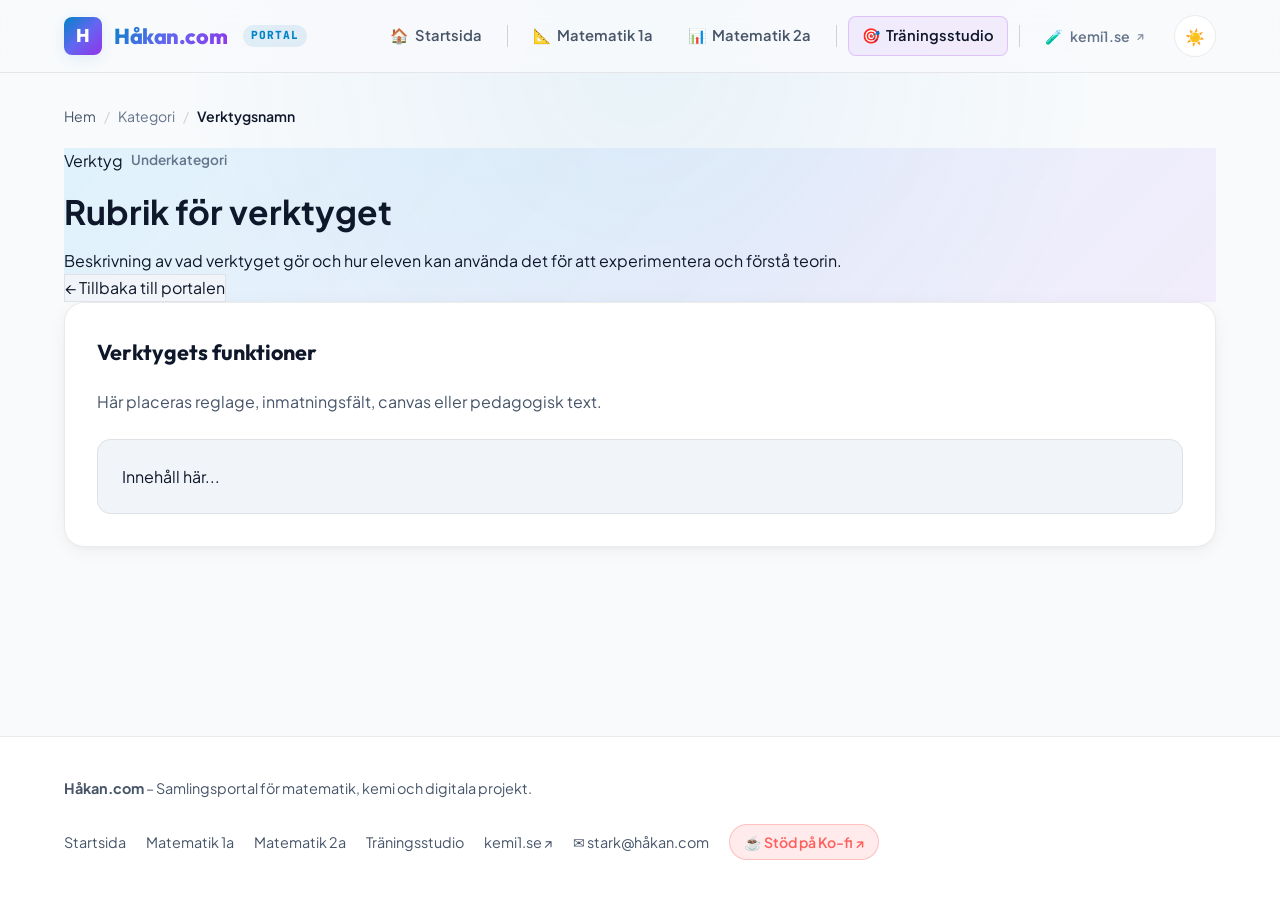
<file: templates/subpage-template.html>
<!DOCTYPE html>
<html lang="sv" data-theme="dark">
<head>
  <meta charset="UTF-8">
  <meta name="viewport" content="width=device-width, initial-scale=1.0">
  <title>Verktygsmall | Håkan.com</title>
  <meta name="description" content="Mall för nya interaktiva läromedel och AI-byggda verktyg på Håkan.com.">
  <link rel="icon" href="data:image/svg+xml,<svg xmlns=%22http://www.w3.org/2000/svg%22 viewBox=%220 0 100 100%22><rect width=%22100%22 height=%22100%22 rx=%2224%22 fill=%22%2338bdf8%22/><text x=%2250%22 y=%2268%22 font-family=%22system-ui, sans-serif%22 font-size=%2260%22 font-weight=%22900%22 fill=%22%230a0d14%22 text-anchor=%22middle%22>H</text></svg>">

  <!-- Huvudstilmall -->
  <link rel="stylesheet" href="../../assets/css/style.css">

  <!-- Förhindra theme-flicker vid första laddning -->
  <script>
    (function() {
      const savedTheme = localStorage.getItem('hakan_site_theme');
      const prefersDark = window.matchMedia('(prefers-color-scheme: dark)').matches;
      const theme = savedTheme || (prefersDark ? 'dark' : 'light');
      document.documentElement.setAttribute('data-theme', theme);
    })();
  </script>
</head>
<body>

  <!-- ========================================================================
       TOP NAVIGATION
       ======================================================================== -->
  <header class="site-header">
    <div class="container header-inner">
      <a href="../../index.html" class="brand-logo" id="header-brand-logo">
        <div class="brand-icon" aria-hidden="true">H</div>
        <span class="brand-text">Håkan.com</span>
        <span class="brand-badge">PORTAL</span>
      </a>

      <nav class="nav-group" aria-label="Huvudnavigation">
        <button type="button" class="mobile-nav-toggle" id="mobile-nav-toggle" aria-label="Öppna meny" title="Öppna meny" aria-expanded="false" aria-controls="primary-navigation">
          <svg class="hamburger-icon" aria-hidden="true" focusable="false" xmlns="http://www.w3.org/2000/svg" fill="none" viewBox="0 0 24 24" stroke="currentColor" width="24" height="24">
            <path stroke-linecap="round" stroke-linejoin="round" stroke-width="2" d="M4 6h16M4 12h16M4 18h16"/>
          </svg>
          <svg class="close-icon" aria-hidden="true" focusable="false" xmlns="http://www.w3.org/2000/svg" fill="none" viewBox="0 0 24 24" stroke="currentColor" width="24" height="24" hidden>
            <path stroke-linecap="round" stroke-linejoin="round" stroke-width="2" d="M6 18L18 6M6 6l12 12"/>
          </svg>
        </button>

        <ul class="nav-links" id="primary-navigation">
          <li><a href="../../index.html" class="nav-link"><span aria-hidden="true">🏠</span> Startsida</a></li>
          <li class="nav-divider" aria-hidden="true"></li>
          <li><a href="../matematik-1a/index.html" class="nav-link"><span aria-hidden="true">📐</span> Matematik 1a</a></li>
          <li><a href="../matematik-2a/index.html" class="nav-link"><span aria-hidden="true">📊</span> Matematik 2a</a></li>
          <li class="nav-divider" aria-hidden="true"></li>
          <li><a href="../traningsstudio/index.html" class="nav-link nav-link-tool"><span aria-hidden="true">🎯</span> Träningsstudio</a></li>
          <li class="nav-divider" aria-hidden="true"></li>
          <li><a href="https://kemi1.se" target="_blank" rel="noopener noreferrer" class="nav-link nav-link-external"><span aria-hidden="true">🧪</span> kemi1.se <span class="nav-external-arrow" aria-hidden="true">↗</span></a></li>
          <li class="mobile-only-link"><a href="https://ko-fi.com/lararehakan" target="_blank" rel="noopener noreferrer" class="nav-link kofi-nav-item">☕ Stöd på Ko-fi ↗</a></li>
          <li class="mobile-only-link"><a href="mailto:stark@xn--hkan-qoa.com" class="nav-link">✉ Kontakt</a></li>
        </ul>

        <!-- Ljust/Mörkt läge växlare -->
        <button type="button" class="theme-toggle-btn" id="theme-toggle-btn" aria-label="Växla tema" title="Växla tema" aria-pressed="false">☀️</button>
      </nav>
    </div>
  </header>

  <!-- ========================================================================
       HUVUDINNEHÅLL
       ======================================================================== -->
  <main class="container" style="padding-top: 2rem; padding-bottom: 4rem;">
    
    <!-- Brödsmulor -->
    <div class="breadcrumbs">
      <a href="../../index.html">Hem</a>
      <span class="divider">/</span>
      <span>Kategori</span>
      <span class="divider">/</span>
      <span style="color: var(--text-primary); font-weight: 600;">Verktygsnamn</span>
    </div>

    <!-- Hero Banner -->
    <section class="math-banner" style="background: linear-gradient(135deg, rgba(56, 189, 248, 0.12) 0%, rgba(168, 85, 247, 0.08) 100%);">
      <div class="math-banner-content">
        <div style="display: inline-flex; align-items: center; gap: 0.5rem; margin-bottom: 0.75rem;">
          <span class="topic-badge-pill">Verktyg</span>
          <span style="font-size: 0.85rem; font-weight: 600; color: var(--text-muted);">Underkategori</span>
        </div>
        <h1 style="font-size: 2.1rem; margin-bottom: 0.6rem;">Rubrik för verktyget</h1>
        <p>
          Beskrivning av vad verktyget gör och hur eleven kan använda det för att experimentera och förstå teorin.
        </p>
      </div>
      <div>
        <a href="../../index.html" class="solver-btn" style="text-decoration: none; display: inline-block; background: var(--bg-surface-elevated); color: var(--text-primary); border: 1px solid var(--border-color); box-shadow: none;">
          ← Tillbaka till portalen
        </a>
      </div>
    </section>

    <!-- Interaktiv sektion / Verktyg -->
    <section class="content-panel">
      <h2 class="panel-title">Verktygets funktioner</h2>
      <p style="color: var(--text-secondary); margin-bottom: 1.5rem;">
        Här placeras reglage, inmatningsfält, canvas eller pedagogisk text.
      </p>

      <!-- EXEMPEL PÅ KONTROLLPANEL -->
      <div style="background: var(--bg-surface-elevated); padding: 1.5rem; border-radius: var(--radius-md); border: 1px solid var(--border-color);">
        <p>Innehåll här...</p>
      </div>
    </section>

  </main>

  <!-- ========================================================================
       FOOTER
       ======================================================================== -->
  <footer class="site-footer">
    <div class="container footer-inner">
      <div>
        <strong>Håkan.com</strong> – Samlingsportal för matematik, kemi och digitala projekt.
      </div>
      <ul class="footer-links">
        <li><a href="../../index.html">Startsida</a></li>
        <li><a href="../matematik-1a/index.html">Matematik 1a</a></li>
        <li><a href="../matematik-2a/index.html">Matematik 2a</a></li>
        <li><a href="../traningsstudio/index.html">Träningsstudio</a></li>
        <li><a href="https://kemi1.se" target="_blank" rel="noopener noreferrer">kemi1.se ↗</a></li>
        <li><a href="mailto:stark@håkan.com" class="footer-contact-link">✉ stark@håkan.com</a></li>
        <li><a href="https://ko-fi.com/lararehakan" target="_blank" rel="noopener noreferrer" class="kofi-btn">☕ Stöd på Ko-fi ↗</a></li>
      </ul>
    </div>
  </footer>

  <!-- Grundläggande Portal-skript -->
  <script type="module" src="../../assets/js/main.js"></script>
</body>
</html>
</file>
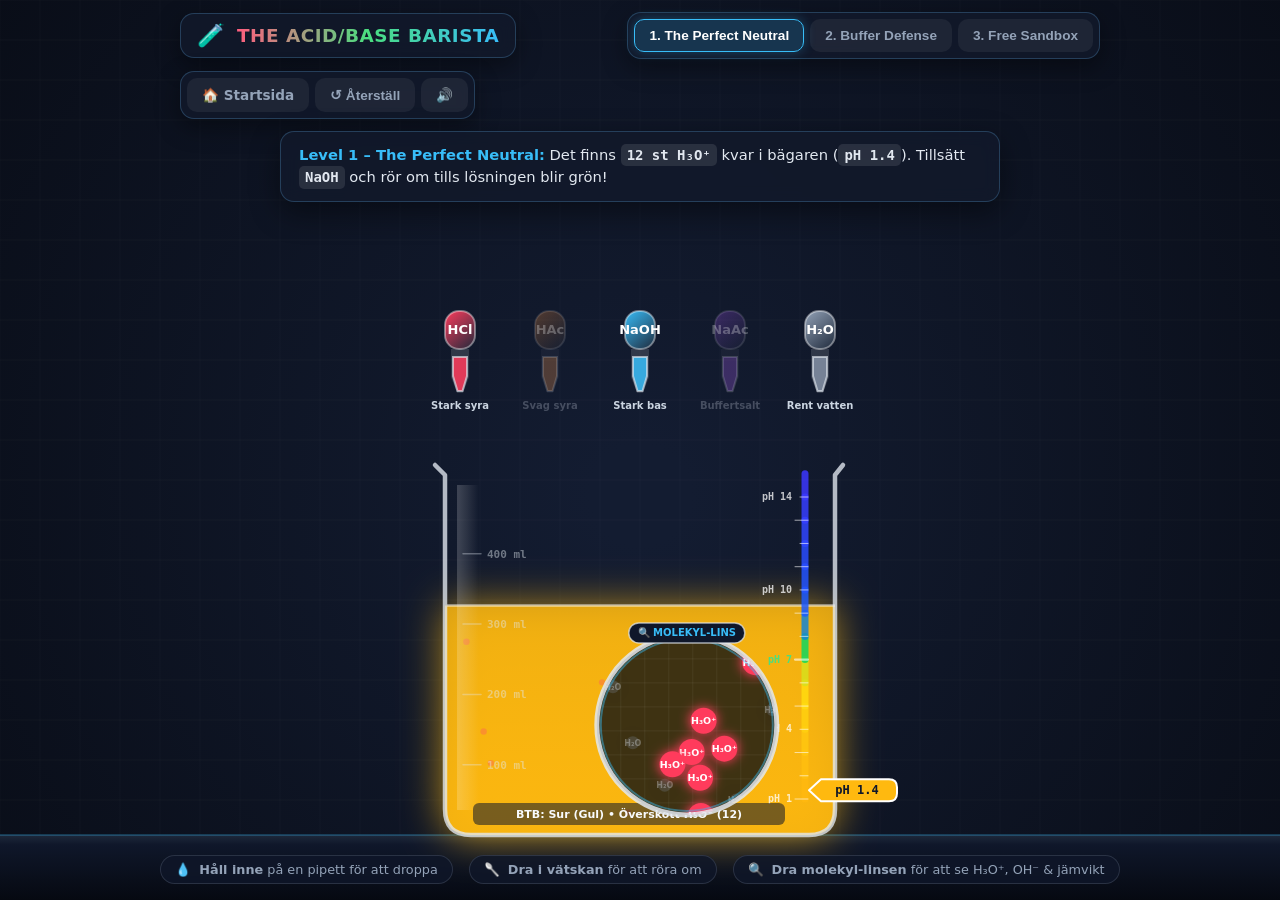
<file: subpages/Spel/acidbasebarista.html>
<!DOCTYPE html>
<html lang="sv">
<head>
<meta charset="UTF-8">
<meta name="viewport" content="width=device-width, initial-scale=1.0, maximum-scale=1.0, user-scalable=no">
<title>The Acid/Base Barista – pH Lab Arcade</title>
<style>
  :root {
    --bg-dark: #0b0f19;
    --panel-bg: rgba(18, 25, 43, 0.85);
    --border-glow: rgba(99, 179, 237, 0.25);
    --text-main: #f1f5f9;
    --text-muted: #94a3b8;
    --accent: #38bdf8;
    --success: #22c55e;
    --warning: #eab308;
    --danger: #ef4444;
  }

  * {
    box-sizing: border-box;
    margin: 0;
    padding: 0;
    user-select: none;
    -webkit-user-select: none;
  }

  body, html {
    width: 100%;
    height: 100%;
    background-color: var(--bg-dark);
    color: var(--text-main);
    font-family: system-ui, -apple-system, BlinkMacSystemFont, 'Segoe UI', Roboto, Oxygen, Ubuntu, Cantarell, sans-serif;
    overflow: hidden;
    touch-action: none;
  }

  #game-container {
    position: relative;
    width: 100vw;
    height: 100vh;
    display: flex;
    flex-direction: column;
    align-items: center;
    justify-content: space-between;
  }

  canvas {
    position: absolute;
    top: 0;
    left: 0;
    width: 100%;
    height: 100%;
    z-index: 1;
    cursor: grab;
  }

  canvas:active {
    cursor: grabbing;
  }

  /* Minimalistisk, diegetisk toppmeny */
  .hud-top {
    position: relative;
    z-index: 10;
    width: 100%;
    max-width: 960px;
    padding: 12px 20px;
    display: flex;
    flex-wrap: wrap;
    justify-content: space-between;
    align-items: center;
    gap: 12px;
    pointer-events: none;
  }

  .hud-top > * {
    pointer-events: auto;
  }

  .brand {
    display: flex;
    align-items: center;
    gap: 12px;
    background: var(--panel-bg);
    padding: 8px 16px;
    border-radius: 14px;
    border: 1px solid var(--border-glow);
    backdrop-filter: blur(8px);
    box-shadow: 0 8px 24px rgba(0,0,0,0.4);
  }

  .brand h1 {
    font-size: 1.15rem;
    font-weight: 800;
    letter-spacing: 0.5px;
    background: linear-gradient(90deg, #ff5e7e, #4ade80, #38bdf8);
    -webkit-background-clip: text;
    -webkit-text-fill-color: transparent;
  }

  .level-tabs {
    display: flex;
    gap: 6px;
    background: var(--panel-bg);
    padding: 6px;
    border-radius: 14px;
    border: 1px solid var(--border-glow);
    backdrop-filter: blur(8px);
    box-shadow: 0 8px 24px rgba(0,0,0,0.4);
  }

  .btn {
    background: rgba(255, 255, 255, 0.06);
    color: var(--text-muted);
    border: 1px solid transparent;
    padding: 8px 14px;
    border-radius: 10px;
    font-size: 0.85rem;
    font-weight: 600;
    cursor: pointer;
    transition: all 0.18s ease;
    display: flex;
    align-items: center;
    gap: 6px;
    text-decoration: none;
  }

  .btn:hover {
    color: var(--text-main);
    background: rgba(255, 255, 255, 0.12);
  }

  .btn.active {
    background: rgba(56, 189, 248, 0.18);
    color: #fff;
    border-color: var(--accent);
    box-shadow: 0 0 12px rgba(56, 189, 248, 0.3);
  }

  .btn-action {
    background: linear-gradient(135deg, #2563eb, #0284c7);
    color: white;
    border: 1px solid #38bdf8;
    box-shadow: 0 4px 14px rgba(2, 132, 199, 0.4);
  }

  .btn-action:hover {
    background: linear-gradient(135deg, #3b82f6, #0369a1);
    transform: translateY(-1px);
  }

  /* Uppdragsbanner */
  .mission-banner {
    position: relative;
    z-index: 10;
    max-width: 720px;
    width: 92%;
    background: var(--panel-bg);
    border: 1px solid var(--border-glow);
    border-radius: 14px;
    padding: 12px 18px;
    backdrop-filter: blur(8px);
    display: flex;
    align-items: center;
    justify-content: space-between;
    gap: 16px;
    box-shadow: 0 10px 30px rgba(0,0,0,0.45);
    pointer-events: auto;
    transition: border-color 0.3s ease;
  }

  .mission-text {
    font-size: 0.92rem;
    line-height: 1.45;
    color: #e2e8f0;
  }

  .mission-text strong {
    color: #38bdf8;
  }

  .chem-badge {
    display: inline-block;
    padding: 1px 6px;
    border-radius: 5px;
    font-weight: 700;
    font-family: monospace;
    font-size: 0.95em;
    background: rgba(255,255,255,0.1);
  }

  /* Botteninstruktion */
  .hud-bottom {
    position: relative;
    z-index: 10;
    padding: 10px 20px 16px;
    display: flex;
    gap: 16px;
    align-items: center;
    justify-content: center;
    pointer-events: none;
    flex-wrap: wrap;
  }

  .hint-pill {
    background: rgba(15, 23, 42, 0.8);
    border: 1px solid rgba(148, 163, 184, 0.2);
    padding: 6px 14px;
    border-radius: 999px;
    font-size: 0.8rem;
    color: var(--text-muted);
    backdrop-filter: blur(4px);
    display: flex;
    align-items: center;
    gap: 8px;
  }

  .dot {
    width: 10px;
    height: 10px;
    border-radius: 50%;
    display: inline-block;
  }

  @media (max-width: 700px) {
    .hud-top {
      padding: 8px 10px;
      justify-content: center;
    }
    .brand h1 {
      font-size: 0.95rem;
    }
    .btn {
      padding: 6px 10px;
      font-size: 0.78rem;
    }
    .mission-banner {
      padding: 8px 12px;
      flex-direction: column;
      text-align: center;
      gap: 8px;
    }
    .mission-text {
      font-size: 0.82rem;
    }
    .hud-bottom {
      display: none;
    }
  }
</style>
</head>
<body>

<div id="game-container">
  <header class="hud-top">
    <div class="brand">
      <span style="font-size: 1.4rem;">🧪</span>
      <h1>THE ACID/BASE BARISTA</h1>
    </div>

    <div class="level-tabs">
      <button class="btn active" id="btn-lvl-1" onclick="setLevel(1)">1. The Perfect Neutral</button>
      <button class="btn" id="btn-lvl-2" onclick="setLevel(2)">2. Buffer Defense</button>
      <button class="btn" id="btn-lvl-3" onclick="setLevel(3)">3. Free Sandbox</button>
    </div>

    <div class="level-tabs">
      <a href="../../index.html" class="btn" title="Tillbaka till Håkan.com">🏠 Startsida</a>
      <button class="btn" id="btn-reset" onclick="resetLevel()" title="Återställ bägaren">↺ Återställ</button>
      <button class="btn" id="btn-sound" onclick="toggleSound()" title="Ljud På/Av">🔊</button>
    </div>
  </header>

  <div class="mission-banner" id="mission-banner">
    <div class="mission-text" id="mission-desc">
      Laddar laboratorium...
    </div>
    <button class="btn btn-action" id="btn-storm" style="display:none;" onclick="startAcidStorm()">
      🌧️ Starta Syra-storm!
    </button>
  </div>

  <div style="flex:1;"></div>

  <footer class="hud-bottom">
    <div class="hint-pill">💧 <span><strong>Håll inne</strong> på en pipett för att droppa</span></div>
    <div class="hint-pill">🥄 <span><strong>Dra i vätskan</strong> för att röra om</span></div>
    <div class="hint-pill">🔍 <span><strong>Dra molekyl-linsen</strong> för att se H₃O⁺, OH⁻ &amp; jämvikt</span></div>
  </footer>

  <canvas id="labCanvas"></canvas>
</div>

<script>
/**
 * ============================================================================
 * THE ACID/BASE BARISTA - Komplett 2D Kemi- och Fysikmotor i Canvas
 * Pedagogiskt fokus: H₃O⁺ + OH⁻ ⇌ 2 H₂O, BTB-indikator, HAc/Ac⁻ buffert
 * ============================================================================
 */

const canvas = document.getElementById('labCanvas');
const ctx = canvas.getContext('2d');

let W = window.innerWidth;
let H = window.innerHeight;

// --- LJUDMOTOR (Web Audio API med syntetiserade effekter) ---
class SoundEngine {
  constructor() {
    this.ctx = null;
    this.enabled = true;
  }

  init() {
    if (!this.ctx) {
      const AudioCtx = window.AudioContext || window.webkitAudioContext;
      if (AudioCtx) this.ctx = new AudioCtx();
    }
    if (this.ctx && this.ctx.state === 'suspended') {
      this.ctx.resume();
    }
  }

  playDrip(pitchOffset = 0) {
    if (!this.enabled) return;
    this.init();
    if (!this.ctx) return;

    const now = this.ctx.currentTime;
    const osc = this.ctx.createOscillator();
    const gain = this.ctx.createGain();

    osc.type = 'sine';
    const baseFreq = 380 + pitchOffset + Math.random() * 60;
    osc.frequency.setValueAtTime(baseFreq, now);
    osc.frequency.exponentialRampToValueAtTime(baseFreq * 2.4, now + 0.085);

    gain.gain.setValueAtTime(0.001, now);
    gain.gain.linearRampToValueAtTime(0.14, now + 0.015);
    gain.gain.exponentialRampToValueAtTime(0.001, now + 0.09);

    osc.connect(gain);
    gain.connect(this.ctx.destination);
    osc.start(now);
    osc.stop(now + 0.095);
  }

  playPop(type = 'neutralize') {
    if (!this.enabled) return;
    this.init();
    if (!this.ctx) return;

    const now = this.ctx.currentTime;
    const osc = this.ctx.createOscillator();
    const gain = this.ctx.createGain();

    if (type === 'neutralize') {
      osc.type = 'triangle';
      const startF = 520 + Math.random() * 180;
      osc.frequency.setValueAtTime(startF, now);
      osc.frequency.exponentialRampToValueAtTime(1150, now + 0.06);
      gain.gain.setValueAtTime(0.11, now);
      gain.gain.exponentialRampToValueAtTime(0.001, now + 0.065);
      osc.start(now);
      osc.stop(now + 0.07);
    } else if (type === 'buffer') {
      osc.type = 'sine';
      osc.frequency.setValueAtTime(440, now);
      osc.frequency.exponentialRampToValueAtTime(660, now + 0.07);
      gain.gain.setValueAtTime(0.09, now);
      gain.gain.exponentialRampToValueAtTime(0.001, now + 0.075);
      osc.start(now);
      osc.stop(now + 0.08);
    }

    osc.connect(gain);
    gain.connect(this.ctx.destination);
  }

  playSwish() {
    if (!this.enabled) return;
    this.init();
    if (!this.ctx) return;

    const now = this.ctx.currentTime;
    const osc = this.ctx.createOscillator();
    const gain = this.ctx.createGain();
    osc.type = 'sine';
    osc.frequency.setValueAtTime(140 + Math.random() * 40, now);
    osc.frequency.exponentialRampToValueAtTime(90, now + 0.08);

    gain.gain.setValueAtTime(0.03, now);
    gain.gain.exponentialRampToValueAtTime(0.001, now + 0.085);

    osc.connect(gain);
    gain.connect(this.ctx.destination);
    osc.start(now);
    osc.stop(now + 0.09);
  }

  playSuccess() {
    if (!this.enabled) return;
    this.init();
    if (!this.ctx) return;

    const notes = [523.25, 659.25, 783.99, 1046.50]; // C5, E5, G5, C6
    notes.forEach((freq, idx) => {
      const now = this.ctx.currentTime + idx * 0.09;
      const osc = this.ctx.createOscillator();
      const gain = this.ctx.createGain();
      osc.type = 'triangle';
      osc.frequency.setValueAtTime(freq, now);
      gain.gain.setValueAtTime(0.14, now);
      gain.gain.exponentialRampToValueAtTime(0.001, now + 0.35);
      osc.connect(gain);
      gain.connect(this.ctx.destination);
      osc.start(now);
      osc.stop(now + 0.36);
    });
  }

  playAlarm() {
    if (!this.enabled) return;
    this.init();
    if (!this.ctx) return;

    const now = this.ctx.currentTime;
    const osc = this.ctx.createOscillator();
    const gain = this.ctx.createGain();
    osc.type = 'sawtooth';
    osc.frequency.setValueAtTime(210, now);
    osc.frequency.linearRampToValueAtTime(135, now + 0.35);
    gain.gain.setValueAtTime(0.12, now);
    gain.gain.exponentialRampToValueAtTime(0.001, now + 0.38);

    osc.connect(gain);
    gain.connect(this.ctx.destination);
    osc.start(now);
    osc.stop(now + 0.4);
  }
}

const sound = new SoundEngine();

function toggleSound() {
  sound.enabled = !sound.enabled;
  document.getElementById('btn-sound').textContent = sound.enabled ? '🔊' : '🔇';
}

// --- GEOMETRI & TILLSTÅND ---
let beaker = {
  x: 0,
  y: 0,
  w: 340,
  h: 360,
  fillRatio: 0.62,
  liquidTop: 0
};

// Ytvågor på vätskan (1D fjädersystem)
const NUM_WAVE_POINTS = 45;
let wavePoints = [];
for (let i = 0; i < NUM_WAVE_POINTS; i++) {
  wavePoints.push({ y: 0, vy: 0 });
}

// Pipetter ovanför bägaren
const PIPETTE_TYPES = [
  {
    id: 'hcl',
    label: 'HCl',
    sub: 'Stark syra',
    desc: 'Ger H₃O⁺ direkt',
    color: '#ff3b5c',
    liquidColor: 'rgba(255, 59, 92, 0.85)',
    pitch: 120
  },
  {
    id: 'hac',
    label: 'HAc',
    sub: 'Svag syra',
    desc: 'CH₃COOH (Jämvikt)',
    color: '#fb923c',
    liquidColor: 'rgba(251, 146, 60, 0.85)',
    pitch: 40
  },
  {
    id: 'naoh',
    label: 'NaOH',
    sub: 'Stark bas',
    desc: 'Ger OH⁻ direkt',
    color: '#38bdf8',
    liquidColor: 'rgba(56, 189, 248, 0.85)',
    pitch: -60
  },
  {
    id: 'ac',
    label: 'NaAc',
    sub: 'Buffertsalt',
    desc: 'Ger Ac⁻ (Acetatjon)',
    color: '#a855f7',
    liquidColor: 'rgba(168, 85, 247, 0.85)',
    pitch: 0
  },
  {
    id: 'h2o',
    label: 'H₂O',
    sub: 'Rent vatten',
    desc: 'Späder lösningen',
    color: '#94a3b8',
    liquidColor: 'rgba(148, 163, 184, 0.7)',
    pitch: -120
  }
];

let pipettes = [];
let fallingDrops = [];
let localColorPlumes = []; // Lokala färgmoln innan omrörning
let particles = [];        // Alla molekyler/joner i bägaren
let reactionFlashes = [];  // Ljusglimtar vid H₃O⁺ + OH⁻ -> 2 H₂O
let floatingTexts = [];    // Pedagogiska popups i linsen

// Molekyl-linsen (förstoringsglaset)
let lens = {
  x: 0,
  y: 0,
  r: 88,
  dragging: false,
  offsetX: 0,
  offsetY: 0,
  initialized: false
};

// Spel- och nivåstatus
let currentLevel = 1;
let currentPH = 7.0;
let displayedPH = 7.0;
let unmixedFactor = 0; // Höjs när droppar faller, sjunker vid omrörning

// Level 1 mål
let lvl1HoldTimer = 0;
let lvl1Completed = false;
let lvl1OvershotWarned = false;

// Level 2 (Buffer Defense)
let stormActive = false;
let stormDropsRemaining = 0;
let stormSpawnTimer = 0;
let lvl2Completed = false;
let lvl2Failed = false;

// Interaktionsstatus
let pointer = {
  x: 0,
  y: 0,
  prevX: 0,
  prevY: 0,
  down: false,
  activePipette: null,
  holdTimer: 0,
  stirring: false
};

// --- LAYOUT & RESIZE ---
function updateLayout() {
  W = window.innerWidth;
  H = window.innerHeight;
  canvas.width = W;
  canvas.height = H;

  const isMobile = W < 680;
  beaker.w = Math.min(Math.max(W * 0.44, 250), 390);
  beaker.h = Math.min(Math.max(H * 0.42, 240), 370);
  beaker.x = W / 2 - beaker.w / 2;
  beaker.y = H - beaker.h - (isMobile ? 35 : 65);
  beaker.liquidTop = beaker.y + beaker.h * (1 - beaker.fillRatio);

  // Placera pipetter i en snygg rad ovanför bägaren
  const pipCount = PIPETTE_TYPES.length;
  const spacing = Math.min((beaker.w + 90) / pipCount, 90);
  const startX = W / 2 - ((pipCount - 1) * spacing) / 2;
  const pipY = beaker.y - (isMobile ? 92 : 112);

  pipettes = PIPETTE_TYPES.map((t, i) => ({
    ...t,
    x: startX + i * spacing,
    y: pipY,
    w: isMobile ? 46 : 54,
    h: isMobile ? 76 : 88,
    squeeze: 0,
    disabled: (currentLevel === 1 && (t.id === 'hac' || t.id === 'ac'))
  }));

  lens.r = isMobile ? 70 : 90;
  if (!lens.initialized) {
    lens.x = beaker.x + beaker.w * 0.62;
    lens.y = beaker.liquidTop + (beaker.y + beaker.h - beaker.liquidTop) * 0.52;
    lens.initialized = true;
  } else {
    // Håll linsen inom rimliga gränser vid resize
    lens.x = Math.max(lens.r, Math.min(W - lens.r, lens.x));
    lens.y = Math.max(lens.r + 60, Math.min(H - lens.r, lens.y));
  }
}

window.addEventListener('resize', () => {
  updateLayout();
  clampParticlesToBeaker();
});

// --- PARTIKELSYSTEM (H₃O⁺, OH⁻, H₂O, HAc, Ac⁻) ---
function createParticle(type, x, y) {
  const margin = 18;
  const px = x !== undefined ? x : beaker.x + margin + Math.random() * (beaker.w - margin * 2);
  const py = y !== undefined ? y : beaker.liquidTop + margin + Math.random() * (beaker.y + beaker.h - beaker.liquidTop - margin * 2);

  const angle = Math.random() * Math.PI * 2;
  const speed = 0.4 + Math.random() * 0.7;

  return {
    type, // 'H3O', 'OH', 'H2O', 'HAc', 'Ac'
    x: px,
    y: py,
    vx: Math.cos(angle) * speed,
    vy: Math.sin(angle) * speed,
    r: type === 'H2O' ? 5 : 8,
    cooldown: 12 // Skyddar nybildade partiklar i några frames
  };
}

function clampParticlesToBeaker() {
  const left = beaker.x + 14;
  const right = beaker.x + beaker.w - 14;
  const top = beaker.liquidTop + 10;
  const bottom = beaker.y + beaker.h - 14;

  for (let p of particles) {
    if (p.x < left) p.x = left + Math.random() * 10;
    if (p.x > right) p.x = right - Math.random() * 10;
    if (p.y < top) p.y = top + Math.random() * 10;
    if (p.y > bottom) p.y = bottom - Math.random() * 10;
  }
}

// --- KEMISK MOTOR & pH-BERÄKNING ---
function calculateChemistry() {
  let nH3O = 0;
  let nOH = 0;
  let nHAc = 0;
  let nAc = 0;
  let nH2O = 0;

  for (let p of particles) {
    if (p.type === 'H3O') nH3O++;
    else if (p.type === 'OH') nOH++;
    else if (p.type === 'HAc') nHAc++;
    else if (p.type === 'Ac') nAc++;
    else if (p.type === 'H2O') nH2O++;
  }

  // Håll antalet neutrala H₂O-bakgrundsmolekyler rimligt för prestanda & estetik
  if (nH2O > 75) {
    let toRemove = nH2O - 75;
    for (let i = particles.length - 1; i >= 0 && toRemove > 0; i--) {
      if (particles[i].type === 'H2O') {
        particles.splice(i, 1);
        toRemove--;
      }
    }
  }

  // Dynamisk jämvikt för svag syra (HAc + H₂O ⇌ H₃O⁺ + Ac⁻)
  // Om det finns mycket HAc men nästan inga H₃O⁺ protolyseras en bråkdel spontant
  const targetDissociated = Math.max(1, Math.floor(nHAc * 0.14));
  if (nHAc >= 3 && nH3O < targetDissociated && nOH === 0 && Math.random() < 0.04) {
    const hacParticle = particles.find(p => p.type === 'HAc');
    if (hacParticle) {
      hacParticle.type = 'Ac';
      particles.push(createParticle('H3O', hacParticle.x + 6, hacParticle.y));
      reactionFlashes.push({
        x: hacParticle.x,
        y: hacParticle.y,
        r: 4,
        maxR: 22,
        alpha: 0.85,
        color: '#fb923c'
      });
    }
  }

  // Om det finns både mycket H₃O⁺ och Ac⁻ (och ingen OH⁻), går reaktionen bakåt: H₃O⁺ + Ac⁻ -> HAc + H₂O
  // (Detta hanteras primärt i partikelkollisionerna för visuell tydlighet!)

  // Beräkna målvärde för pH utifrån partikelinnehåll
  const volumeFactor = Math.max(0.7, beaker.fillRatio / 0.62);
  const netCharge = (nH3O - nOH) / volumeFactor;

  let targetPH = 7.0;

  if (nH3O === 0 && nOH === 0) {
    if (nHAc > 0 && nAc > 0) {
      // Henderson-Hasselbalch: pH = pKa + log10([Ac⁻]/[HAc]), pKa ≈ 4.76 (visuellt centrerad mot neutral i spelet om man vill, men vi använder klassisk buffertrespons)
      // För att Level 2 ska vara intuitivt med BTB (grön i buffertläge och gul vid krasch):
      // I Level 2 låter vi en balanserad buffert ligga nära pH 6.8-7.0 så att BTB lyser smaragdgrönt tills bufferten spricker!
      const ratio = Math.log10(nAc / nHAc);
      targetPH = 6.95 + ratio * 0.65;
    } else if (nHAc > 0) {
      targetPH = Math.max(3.1, 4.8 - Math.log10(1 + nHAc) * 1.1);
    } else if (nAc > 0) {
      targetPH = Math.min(8.6, 7.3 + Math.log10(1 + nAc) * 0.65);
    } else {
      targetPH = 7.0;
    }
  } else if (netCharge > 0) {
    // Överskott av H₃O⁺ -> Surt!
    // Om buffert (Ac⁻) fortfarande finns kvar dämpas pH-fallet tills de krockar
    if (nAc > 0) {
      targetPH = Math.max(5.8, 6.8 - netCharge * 0.25);
    } else {
      // Skarp titreringskurva nära ekvivalenspunkten
      targetPH = Math.max(1.0, 6.3 - Math.log10(1 + netCharge * 3.2) * 3.1);
    }
  } else if (netCharge < 0) {
    // Överskott av OH⁻ -> Basiskt!
    const excessOH = Math.abs(netCharge);
    if (nHAc > 0) {
      targetPH = Math.min(8.2, 7.2 + excessOH * 0.25);
    } else {
      targetPH = Math.min(14.0, 7.7 + Math.log10(1 + excessOH * 3.2) * 3.1);
    }
  }

  currentPH = Math.max(1.0, Math.min(14.0, targetPH));
  // Mjuk interpolering av pH-mätaren (snabbare när man rör om)
  const lerpSpeed = pointer.stirring ? 0.14 : 0.05;
  displayedPH += (currentPH - displayedPH) * lerpSpeed;

  return { nH3O, nOH, nHAc, nAc, nH2O };
}

// --- BTB INDIKATORFÄRG (Bromtymolblått) ---
// Gul vid pH < 6.0, Smaragdgrön vid pH 6.8 - 7.3, Koboltblå vid pH > 7.6
function getBTBColor(ph, alpha = 0.85) {
  let r, g, b;

  if (ph <= 5.8) {
    // Knallgul / varm bärnstensgul vid lågt pH
    const t = Math.max(0, Math.min(1, (ph - 1.5) / 4.3));
    r = Math.round(255);
    g = Math.round(185 + t * 40);
    b = Math.round(15);
  } else if (ph < 7.0) {
    // Övergång Gul -> Smaragdgrön (5.8 till 7.0)
    const t = (ph - 5.8) / 1.2;
    r = Math.round(255 * (1 - t) + 16 * t);
    g = Math.round(225 * (1 - t) + 215 * t);
    b = Math.round(15 * (1 - t) + 95 * t);
  } else if (ph <= 7.35) {
    // Klockren neutralgrön zon
    const t = (ph - 7.0) / 0.35;
    r = Math.round(16 * (1 - t) + 14 * t);
    g = Math.round(215 * (1 - t) + 195 * t);
    b = Math.round(95 * (1 - t) + 145 * t);
  } else if (ph < 8.4) {
    // Övergång Grön -> Djup Koboltblå (7.35 till 8.4)
    const t = (ph - 7.35) / 1.05;
    r = Math.round(14 * (1 - t) + 25 * t);
    g = Math.round(195 * (1 - t) + 95 * t);
    b = Math.round(145 * (1 - t) + 255 * t);
  } else {
    // Starkt basisk -> Djupblå/Indigo
    const t = Math.min(1, (ph - 8.4) / 5.6);
    r = Math.round(25 + t * 35);
    g = Math.round(95 - t * 40);
    b = Math.round(255);
  }

  return { r, g, b, css: `rgba(${r}, ${g}, ${b}, ${alpha})` };
}

// --- DROPP- & PIPETTFUNKTIONER ---
function spawnDropFromPipette(pip, customX = null, customY = null) {
  if (pip.disabled) return;
  pip.squeeze = 1.0;
  sound.playDrip(pip.pitch);

  const dropX = customX !== null ? customX : pip.x + (Math.random() - 0.5) * 8;
  const dropY = customY !== null ? customY : pip.y + pip.h / 2 + 8;

  fallingDrops.push({
    id: pip.id,
    x: dropX,
    y: dropY,
    vy: 2.5,
    r: 6.5,
    color: pip.color
  });
}

function handleDropImpact(drop) {
  // Skapa ringar/vågor på vattenytan
  const relX = (drop.x - beaker.x) / beaker.w;
  const waveIdx = Math.max(1, Math.min(NUM_WAVE_POINTS - 2, Math.floor(relX * NUM_WAVE_POINTS)));
  wavePoints[waveIdx].vy += 9.5;
  if (waveIdx > 1) wavePoints[waveIdx - 1].vy += 5.5;
  if (waveIdx < NUM_WAVE_POINTS - 2) wavePoints[waveIdx + 1].vy += 5.5;

  // Lokalt färgmoln som löses upp snabbare om man rör om
  let plumeColor = drop.color;
  if (drop.id === 'hcl' || drop.id === 'hac') plumeColor = '#facc15';
  if (drop.id === 'naoh') plumeColor = '#38bdf8';
  if (drop.id === 'ac') plumeColor = '#a855f7';

  localColorPlumes.push({
    x: Math.max(beaker.x + 28, Math.min(beaker.x + beaker.w - 28, drop.x)),
    y: beaker.liquidTop + 18,
    vy: 0.7,
    r: 14,
    maxR: 68,
    alpha: 0.65,
    color: plumeColor
  });

  unmixedFactor = Math.min(1.0, unmixedFactor + 0.35);

  const spawnX = Math.max(beaker.x + 24, Math.min(beaker.x + beaker.w - 24, drop.x));
  const spawnY = beaker.liquidTop + 20;

  // Skapa joner/molekyler beroende på pipett
  if (drop.id === 'hcl') {
    // Stark syra: Fullständig protolys -> Ger 2 st H₃O⁺ per droppe
    particles.push(createParticle('H3O', spawnX - 6, spawnY));
    particles.push(createParticle('H3O', spawnX + 6, spawnY + 5));
  } else if (drop.id === 'naoh') {
    // Stark bas: Ger 2 st OH⁻ per droppe
    particles.push(createParticle('OH', spawnX - 6, spawnY));
    particles.push(createParticle('OH', spawnX + 6, spawnY + 5));
  } else if (drop.id === 'hac') {
    // Svag syra (HAc): Ofullständig protolys -> Mest HAc-molekyler
    particles.push(createParticle('HAc', spawnX - 8, spawnY));
    particles.push(createParticle('HAc', spawnX + 8, spawnY + 4));
    particles.push(createParticle('HAc', spawnX, spawnY + 9));
  } else if (drop.id === 'ac') {
    // Buffertsalt (NaAc): Ger 3 st Ac⁻ (acetatjoner)
    particles.push(createParticle('Ac', spawnX - 8, spawnY));
    particles.push(createParticle('Ac', spawnX + 8, spawnY + 4));
    particles.push(createParticle('Ac', spawnX, spawnY + 9));
  } else if (drop.id === 'h2o') {
    // Vatten: Späder och lägger till H₂O-molekyler
    beaker.fillRatio = Math.min(0.84, beaker.fillRatio + 0.015);
    beaker.liquidTop = beaker.y + beaker.h * (1 - beaker.fillRatio);
    particles.push(createParticle('H2O', spawnX - 5, spawnY));
    particles.push(createParticle('H2O', spawnX + 5, spawnY));
  }
}

// --- PARTIKELFYSIK & REAKTIONER (Kollisioner i realtid) ---
function updateParticlesAndReactions() {
  const left = beaker.x + 14;
  const right = beaker.x + beaker.w - 14;
  const top = beaker.liquidTop + 12;
  const bottom = beaker.y + beaker.h - 14;

  // Flytta alla partiklar
  for (let p of particles) {
    if (p.cooldown > 0) p.cooldown--;

    // Brownsk rörelse (termisk skakning)
    p.vx += (Math.random() - 0.5) * 0.12;
    p.vy += (Math.random() - 0.5) * 0.12;

    // Maxhastighet och dämpning
    const speed = Math.hypot(p.vx, p.vy);
    if (speed > 3.2) {
      p.vx = (p.vx / speed) * 3.2;
      p.vy = (p.vy / speed) * 3.2;
    } else if (speed < 0.35) {
      p.vx *= 1.05;
      p.vy *= 1.05;
    }

    p.x += p.vx;
    p.y += p.vy;

    // Studsa mot bägarens väggar
    if (p.x < left) { p.x = left; p.vx = Math.abs(p.vx); }
    if (p.x > right) { p.x = right; p.vx = -Math.abs(p.vx); }
    if (p.y < top) { p.y = top; p.vy = Math.abs(p.vy); }
    if (p.y > bottom) { p.y = bottom; p.vy = -Math.abs(p.vy); }
  }

  // Kontrollera kemiska kollisioner
  // 1) Neutralisation: H₃O⁺ + OH⁻ -> 2 H₂O
  // 2) Buffertverkan mot syra: H₃O⁺ + Ac⁻ -> HAc + H₂O
  // 3) Buffertverkan mot bas: OH⁻ + HAc -> Ac⁻ + H₂O
  const reactionRadius = pointer.stirring ? 38 : 26;

  for (let i = 0; i < particles.length; i++) {
    const p1 = particles[i];
    if (p1.cooldown > 0) continue;

    for (let j = i + 1; j < particles.length; j++) {
      const p2 = particles[j];
      if (p2.cooldown > 0) continue;

      const dx = p2.x - p1.x;
      const dy = p2.y - p1.y;
      const dist = Math.hypot(dx, dy);

      // Mild magnetisk attraktion mellan reaktiva joner i närområdet så att reaktioner inte tar evigheter
      const isPairNeutral = (p1.type === 'H3O' && p2.type === 'OH') || (p1.type === 'OH' && p2.type === 'H3O');
      const isPairBufferAcid = (p1.type === 'H3O' && p2.type === 'Ac') || (p1.type === 'Ac' && p2.type === 'H3O');
      const isPairBufferBase = (p1.type === 'OH' && p2.type === 'HAc') || (p1.type === 'HAc' && p2.type === 'OH');

      if ((isPairNeutral || isPairBufferAcid || isPairBufferBase) && dist < 95 && dist > 1) {
        const pull = pointer.stirring ? 0.14 : 0.045;
        p1.vx += (dx / dist) * pull;
        p1.vy += (dy / dist) * pull;
        p2.vx -= (dx / dist) * pull;
        p2.vy -= (dy / dist) * pull;
      }

      if (dist < reactionRadius) {
        const midX = (p1.x + p2.x) / 2;
        const midY = (p1.y + p2.y) / 2;

        // FALL 1: Klassisk neutralisation H₃O⁺ + OH⁻ ⇌ 2 H₂O
        if (isPairNeutral) {
          p1.type = 'H2O';
          p2.type = 'H2O';
          p1.r = 5;
          p2.r = 5;
          p1.cooldown = 20;
          p2.cooldown = 20;

          sound.playPop('neutralize');
          reactionFlashes.push({
            x: midX,
            y: midY,
            r: 5,
            maxR: 34,
            alpha: 1.0,
            color: '#4ade80'
          });
          floatingTexts.push({
            x: midX,
            y: midY - 8,
            text: '2 H₂O',
            color: '#86efac',
            alpha: 1.0,
            vy: -0.7
          });
          break;
        }

        // FALL 2: Buffert fångar upp H₃O⁺: H₃O⁺ + Ac⁻ -> HAc + H₂O
        if (isPairBufferAcid) {
          p1.type = 'HAc';
          p2.type = 'H2O';
          p1.r = 8;
          p2.r = 5;
          p1.cooldown = 25;
          p2.cooldown = 25;

          sound.playPop('buffer');
          reactionFlashes.push({
            x: midX,
            y: midY,
            r: 5,
            maxR: 30,
            alpha: 0.95,
            color: '#c084fc'
          });
          floatingTexts.push({
            x: midX,
            y: midY - 8,
            text: 'HAc + H₂O',
            color: '#e9d5ff',
            alpha: 1.0,
            vy: -0.7
          });
          break;
        }

        // FALL 3: Buffert fångar upp OH⁻: OH⁻ + HAc -> Ac⁻ + H₂O
        if (isPairBufferBase) {
          p1.type = 'Ac';
          p2.type = 'H2O';
          p1.r = 8;
          p2.r = 5;
          p1.cooldown = 25;
          p2.cooldown = 25;

          sound.playPop('buffer');
          reactionFlashes.push({
            x: midX,
            y: midY,
            r: 5,
            maxR: 30,
            alpha: 0.95,
            color: '#38bdf8'
          });
          floatingTexts.push({
            x: midX,
            y: midY - 8,
            text: 'Ac⁻ + H₂O',
            color: '#bae6fd',
            alpha: 1.0,
            vy: -0.7
          });
          break;
        }
      }
    }
  }
}

// --- SPELLÄGEN & UTMANINGAR ---
function setLevel(lvl) {
  currentLevel = lvl;
  document.querySelectorAll('.level-tabs .btn').forEach(b => b.classList.remove('active'));
  const activeBtn = document.getElementById(`btn-lvl-${lvl}`);
  if (activeBtn) activeBtn.classList.add('active');

  resetLevel();
}

function resetLevel() {
  fallingDrops = [];
  localColorPlumes = [];
  particles = [];
  reactionFlashes = [];
  floatingTexts = [];
  beaker.fillRatio = 0.62;
  beaker.liquidTop = beaker.y + beaker.h * (1 - beaker.fillRatio);
  unmixedFactor = 0;

  lvl1HoldTimer = 0;
  lvl1Completed = false;
  lvl1OvershotWarned = false;

  stormActive = false;
  stormDropsRemaining = 0;
  stormSpawnTimer = 0;
  lvl2Completed = false;
  lvl2Failed = false;

  updateLayout();

  // Skapa bas-vattenmolekyler (H₂O)
  for (let i = 0; i < 42; i++) {
    particles.push(createParticle('H2O'));
  }

  const banner = document.getElementById('mission-banner');
  const desc = document.getElementById('mission-desc');
  const stormBtn = document.getElementById('btn-storm');
  banner.style.borderColor = 'rgba(99, 179, 237, 0.25)';
  stormBtn.style.display = 'none';

  if (currentLevel === 1) {
    // Level 1: Starta med sur lösning (12 st H₃O⁺ -> pH ~2.0, knallgul BTB)
    for (let i = 0; i < 12; i++) {
      particles.push(createParticle('H3O'));
    }
    currentPH = 2.0;
    displayedPH = 2.0;
    desc.innerHTML = `<strong>Level 1 – The Perfect Neutral:</strong> Bägaren är sur (<span class="chem-badge">pH 2.0</span>, gul BTB) med <span class="chem-badge">12 st H₃O⁺</span>. Droppa i stark bas (<span class="chem-badge">NaOH</span>) och rör om för att pricka exakt neutralgrön (<span class="chem-badge">pH 6.8–7.2</span>). Se upp för omslagspunkten!`;
  } else if (currentLevel === 2) {
    // Level 2: Buffer Defense
    currentPH = 7.0;
    displayedPH = 7.0;
    stormBtn.style.display = 'inline-flex';
    stormBtn.disabled = false;
    stormBtn.textContent = '🌧️ Starta Syra-storm!';
    desc.innerHTML = `<strong>Level 2 – Buffer Defense:</strong> Bygg en stark acetatbuffert genom att droppa i både <span class="chem-badge">HAc</span> och <span class="chem-badge">NaAc (Ac⁻)</span> (minst 10 av varje). Klicka sedan på <em>Starta Syra-storm!</em> för att se om dina <span class="chem-badge">Ac⁻</span> klarar att fånga alla sura <span class="chem-badge">H₃O⁺</span>!`;
  } else if (currentLevel === 3) {
    // Level 3: Free Sandbox
    currentPH = 7.0;
    displayedPH = 7.0;
    desc.innerHTML = `<strong>Level 3 – Free Sandbox:</strong> Fritt kemilab! Testa skillnaden i protolysgrad mellan stark syra (<span class="chem-badge">HCl</span>) och svag syra (<span class="chem-badge">HAc</span>), bygg egna buffertar eller titrera med <span class="chem-badge">NaOH</span>. Dra molekyl-linsen för att utforska!`;
  }
}

function startAcidStorm() {
  if (stormActive || currentLevel !== 2) return;
  lvl2Completed = false;
  lvl2Failed = false;
  stormActive = true;
  stormDropsRemaining = 9; // 9 droppar HCl = 18 st H₃O⁺ som regnar ner!
  stormSpawnTimer = 10;
  const stormBtn = document.getElementById('btn-storm');
  stormBtn.disabled = true;
  stormBtn.textContent = '⛈️ Storm pågår...';
}

function evaluateLevelGoals(counts) {
  const banner = document.getElementById('mission-banner');
  const desc = document.getElementById('mission-desc');
  const stormBtn = document.getElementById('btn-storm');

  if (currentLevel === 1) {
    const inGreenZone = displayedPH >= 6.8 && displayedPH <= 7.25 && counts.nH3O === 0 && counts.nOH === 0;
    if (inGreenZone && !lvl1Completed) {
      lvl1HoldTimer++;
      if (lvl1HoldTimer > 55) {
        lvl1Completed = true;
        sound.playSuccess();
        banner.style.borderColor = '#22c55e';
        desc.innerHTML = `🎉 <strong>PERFEKT NEUTRALISATION!</strong> Alla <span class="chem-badge">H₃O⁺</span> och <span class="chem-badge">OH⁻</span> har gått ihop till <span class="chem-badge">2 H₂O</span> vid <span class="chem-badge">pH 7.0</span> och BTB lyser smaragdgrönt! Prova nu <strong>Level 2: Buffer Defense</strong>.`;
      }
    } else if (!lvl1Completed) {
      lvl1HoldTimer = 0;
      if (counts.nOH > 0 && displayedPH > 7.6) {
        if (!lvl1OvershotWarned) {
          sound.playAlarm();
          lvl1OvershotWarned = true;
        }
        banner.style.borderColor = '#38bdf8';
        desc.innerHTML = `⚠️ <strong>Omslagspunkten passerad!</strong> En droppe <span class="chem-badge">NaOH</span> för mycket gjorde lösningen koboltblå (<span class="chem-badge">pH ${displayedPH.toFixed(1)}</span>). Justera försiktigt med en droppe <span class="chem-badge">HCl</span> eller återställ!`;
      } else if (counts.nH3O > 0) {
        lvl1OvershotWarned = false;
        banner.style.borderColor = 'rgba(99, 179, 237, 0.25)';
        desc.innerHTML = `<strong>Level 1 – The Perfect Neutral:</strong> Det finns <span class="chem-badge">${counts.nH3O} st H₃O⁺</span> kvar i bägaren (<span class="chem-badge">pH ${displayedPH.toFixed(1)}</span>). Tillsätt <span class="chem-badge">NaOH</span> och rör om tills lösningen blir grön!`;
      }
    }
  } else if (currentLevel === 2) {
    if (stormActive) {
      stormSpawnTimer--;
      if (stormSpawnTimer <= 0 && stormDropsRemaining > 0) {
        const dropX = beaker.x + 36 + Math.random() * (beaker.w - 72);
        fallingDrops.push({
          id: 'hcl',
          x: dropX,
          y: beaker.y - 130,
          vy: 3.4,
          r: 7,
          color: '#ff3b5c'
        });
        sound.playDrip(180);
        stormDropsRemaining--;
        stormSpawnTimer = 28; // Ny sur regndroppe var ~0.45 sekund
      }

      // Rör om lite automatiskt under stormen så joner krockar
      for (let p of particles) {
        p.vx += (Math.random() - 0.5) * 0.25;
        p.vy += (Math.random() - 0.5) * 0.25;
      }

      // Kontrollera om stormen är över och alla droppar har landat
      if (stormDropsRemaining === 0 && fallingDrops.length === 0) {
        // Vänta ett litet ögonblick så de sista kollisionerna hinner ske
        if (stormSpawnTimer < -75) {
          stormActive = false;
          stormBtn.disabled = false;
          stormBtn.textContent = '🌧️ Kör en storm till!';

          if (displayedPH >= 6.0 && counts.nH3O <= 1) {
            lvl2Completed = true;
            sound.playSuccess();
            banner.style.borderColor = '#22c55e';
            desc.innerHTML = `🛡️ <strong>BUFFERTEN HÖLL!</strong> Dina acetatjoner (<span class="chem-badge">Ac⁻</span>) fångade upp syrastormen genom <span class="chem-badge">H₃O⁺ + Ac⁻ ⇌ HAc + H₂O</span> och räddade lösningen vid <span class="chem-badge">pH ${displayedPH.toFixed(1)}</span>!`;
          } else {
            lvl2Failed = true;
            sound.playAlarm();
            banner.style.borderColor = '#ef4444';
            desc.innerHTML = `💥 <strong>BUFFERTKAPACITETEN TOG SLUT!</strong> De fria <span class="chem-badge">Ac⁻</span>-jonerna räckte inte till, så överskottet av <span class="chem-badge">H₃O⁺</span> kraschade pH till <span class="chem-badge">${displayedPH.toFixed(1)}</span> (gul BTB). Återställ och dosera mer buffert!`;
          }
        }
      }
    } else if (!lvl2Completed && !lvl2Failed) {
      desc.innerHTML = `<strong>Level 2 – Buffer Defense:</strong> Buffertstatus i bägaren: <span class="chem-badge">${counts.nHAc} HAc</span> och <span class="chem-badge">${counts.nAc} Ac⁻</span> (Mål inför storm: minst 18 <span class="chem-badge">Ac⁻</span> och ~12 <span class="chem-badge">HAc</span>).`;
    }
  }
}

// --- INPUT & INTERAKTION (Mus + Touch) ---
function getCanvasCoords(e) {
  if (e.touches && e.touches.length > 0) {
    return { x: e.touches[0].clientX, y: e.touches[0].clientY };
  }
  return { x: e.clientX, y: e.clientY };
}

function onPointerDown(e) {
  sound.init();
  const pos = getCanvasCoords(e);
  pointer.x = pos.x;
  pointer.y = pos.y;
  pointer.prevX = pos.x;
  pointer.prevY = pos.y;
  pointer.down = true;

  // 1. Kolla om spelaren tar tag i Molekyl-linsen
  const distToLens = Math.hypot(pos.x - lens.x, pos.y - lens.y);
  if (distToLens <= lens.r + 16) {
    lens.dragging = true;
    lens.offsetX = lens.x - pos.x;
    lens.offsetY = lens.y - pos.y;
    return;
  }

  // 2. Kolla om spelaren klickar/håller på en Pipett
  for (let pip of pipettes) {
    if (
      pos.x >= pip.x - pip.w / 2 - 8 &&
      pos.x <= pip.x + pip.w / 2 + 8 &&
      pos.y >= pip.y - pip.h / 2 - 10 &&
      pos.y <= pip.y + pip.h / 2 + 15
    ) {
      if (!pip.disabled) {
        pointer.activePipette = pip;
        pointer.holdTimer = 0;
        spawnDropFromPipette(pip);
      }
      return;
    }
  }

  // 3. Kolla om spelaren rör om i bägaren
  if (
    pos.x >= beaker.x &&
    pos.x <= beaker.x + beaker.w &&
    pos.y >= beaker.liquidTop - 20 &&
    pos.y <= beaker.y + beaker.h
  ) {
    pointer.stirring = true;
  }
}

function onPointerMove(e) {
  const pos = getCanvasCoords(e);
  pointer.prevX = pointer.x;
  pointer.prevY = pointer.y;
  pointer.x = pos.x;
  pointer.y = pos.y;

  if (!pointer.down) return;

  // Dra Molekyl-linsen
  if (lens.dragging) {
    lens.x = Math.max(lens.r + 10, Math.min(W - lens.r - 10, pos.x + lens.offsetX));
    lens.y = Math.max(lens.r + 70, Math.min(H - lens.r - 10, pos.y + lens.offsetY));
    return;
  }

  // Omrörning i vätskan
  if (
    pointer.stirring ||
    ( !pointer.activePipette &&
      pos.x >= beaker.x &&
      pos.x <= beaker.x + beaker.w &&
      pos.y >= beaker.liquidTop &&
      pos.y <= beaker.y + beaker.h )
  ) {
    pointer.stirring = true;
    const vx = pointer.x - pointer.prevX;
    const vy = pointer.y - pointer.prevY;
    const speed = Math.hypot(vx, vy);

    if (speed > 1.5) {
      unmixedFactor = Math.max(0, unmixedFactor - 0.04);

      // Skapa vågor på ytan vid omrörning
      const relX = (pos.x - beaker.x) / beaker.w;
      const idx = Math.max(1, Math.min(NUM_WAVE_POINTS - 2, Math.floor(relX * NUM_WAVE_POINTS)));
      wavePoints[idx].vy += Math.max(-4, Math.min(4, vy * 0.25 + vx * 0.15));

      // Ge fart åt partiklar nära fingret/muspekaren
      for (let p of particles) {
        const d = Math.hypot(p.x - pos.x, p.y - pos.y);
        if (d < 85) {
          p.vx += vx * 0.08;
          p.vy += vy * 0.08;
        }
      }

      // Lös upp lokala färgmoln vid omrörning
      for (let plume of localColorPlumes) {
        plume.r += speed * 0.18;
        plume.alpha -= 0.025;
      }

      if (Math.random() < 0.15 && speed > 8) {
        sound.playSwish();
      }
    }
  }
}

function onPointerUp() {
  pointer.down = false;
  pointer.activePipette = null;
  pointer.stirring = false;
  lens.dragging = false;
}

canvas.addEventListener('mousedown', onPointerDown);
window.addEventListener('mousemove', onPointerMove);
window.addEventListener('mouseup', onPointerUp);

canvas.addEventListener('touchstart', (e) => { e.preventDefault(); onPointerDown(e); }, { passive: false });
window.addEventListener('touchmove', (e) => { if (pointer.down) e.preventDefault(); onPointerMove(e); }, { passive: false });
window.addEventListener('touchend', onPointerUp);

// --- FYSIKUPPDATERING FÖR VÅGOR & DROPPAR ---
function updatePhysics() {
  // Kontinuerlig droppning om man håller inne på en pipett
  if (pointer.down && pointer.activePipette) {
    pointer.holdTimer++;
    if (pointer.holdTimer > 14 && pointer.holdTimer % 10 === 0) {
      spawnDropFromPipette(pointer.activePipette);
    }
  }

  // Återställ pipett-klämning mjukt
  for (let pip of pipettes) {
    if (pip.squeeze > 0) pip.squeeze = Math.max(0, pip.squeeze - 0.08);
  }

  // Uppdatera fallande droppar
  for (let i = fallingDrops.length - 1; i >= 0; i--) {
    const d = fallingDrops[i];
    d.vy += 0.36; // Gravitation
    d.y += d.vy;

    if (d.y >= beaker.liquidTop) {
      handleDropImpact(d);
      fallingDrops.splice(i, 1);
    }
  }

  // Uppdatera lokala färgmoln i vätskan
  for (let i = localColorPlumes.length - 1; i >= 0; i--) {
    const pl = localColorPlumes[i];
    pl.y += pl.vy;
    pl.vy *= 0.97;
    pl.r += 0.35;
    pl.alpha -= 0.008;
    if (pl.alpha <= 0 || pl.r > pl.maxR) {
      localColorPlumes.splice(i, 1);
    }
  }

  // Uppdatera 1D vågfysik (Hookes lag + grannkoppling)
  const k = 0.045;
  const damping = 0.91;
  for (let i = 0; i < NUM_WAVE_POINTS; i++) {
    const wp = wavePoints[i];
    const force = -k * wp.y;
    wp.vy = (wp.vy + force) * damping;
    wp.y += wp.vy;
  }

  for (let iter = 0; iter < 2; iter++) {
    for (let i = 0; i < NUM_WAVE_POINTS; i++) {
      if (i > 0) {
        const diff = wavePoints[i].y - wavePoints[i - 1].y;
        wavePoints[i - 1].vy += diff * 0.06;
        wavePoints[i].vy -= diff * 0.06;
      }
      if (i < NUM_WAVE_POINTS - 1) {
        const diff = wavePoints[i].y - wavePoints[i + 1].y;
        wavePoints[i + 1].vy += diff * 0.06;
        wavePoints[i].vy -= diff * 0.06;
      }
    }
  }

  // Uppdatera reaktionsblixtar & svävande text
  for (let i = reactionFlashes.length - 1; i >= 0; i--) {
    const fl = reactionFlashes[i];
    fl.r += (fl.maxR - fl.r) * 0.22;
    fl.alpha -= 0.045;
    if (fl.alpha <= 0) reactionFlashes.splice(i, 1);
  }

  for (let i = floatingTexts.length - 1; i >= 0; i--) {
    const ft = floatingTexts[i];
    ft.y += ft.vy;
    ft.alpha -= 0.022;
    if (ft.alpha <= 0) floatingTexts.splice(i, 1);
  }
}

// --- RENDERING (Canvas 2D) ---
function drawBackground() {
  // Stilren mörk labb-gradient med svagt rutnät
  const bgGrad = ctx.createRadialGradient(W / 2, H * 0.55, 50, W / 2, H * 0.5, Math.max(W, H) * 0.75);
  bgGrad.addColorStop(0, '#131c31');
  bgGrad.addColorStop(1, '#070a12');
  ctx.fillStyle = bgGrad;
  ctx.fillRect(0, 0, W, H);

  ctx.strokeStyle = 'rgba(148, 163, 184, 0.04)';
  ctx.lineWidth = 1;
  const gridSize = 40;
  for (let x = 0; x < W; x += gridSize) {
    ctx.beginPath();
    ctx.moveTo(x, 0);
    ctx.lineTo(x, H);
    ctx.stroke();
  }
  for (let y = 0; y < H; y += gridSize) {
    ctx.beginPath();
    ctx.moveTo(0, y);
    ctx.lineTo(W, y);
    ctx.stroke();
  }

  // Labb-bänk under bägaren
  const benchY = beaker.y + beaker.h;
  const benchGrad = ctx.createLinearGradient(0, benchY, 0, H);
  benchGrad.addColorStop(0, '#1e293b');
  benchGrad.addColorStop(0.15, '#0f172a');
  benchGrad.addColorStop(1, '#060911');
  ctx.fillStyle = benchGrad;
  ctx.fillRect(0, benchY, W, H - benchY);

  ctx.strokeStyle = 'rgba(56, 189, 248, 0.25)';
  ctx.lineWidth = 2;
  ctx.beginPath();
  ctx.moveTo(0, benchY);
  ctx.lineTo(W, benchY);
  ctx.stroke();
}

function drawPipettes() {
  for (let pip of pipettes) {
    ctx.save();
    ctx.translate(pip.x, pip.y);
    if (pip.disabled) ctx.globalAlpha = 0.28;

    const sq = pip.squeeze * 3.5;

    // Glasrör (nedre del)
    ctx.fillStyle = 'rgba(226, 232, 240, 0.15)';
    ctx.strokeStyle = 'rgba(226, 232, 240, 0.65)';
    ctx.lineWidth = 2;
    ctx.beginPath();
    ctx.moveTo(-9, -4);
    ctx.lineTo(-9, 24);
    ctx.lineTo(-3, 40);
    ctx.lineTo(3, 40);
    ctx.lineTo(9, 24);
    ctx.lineTo(9, -4);
    ctx.closePath();
    ctx.fill();

    // Vätska i pipetten
    ctx.fillStyle = pip.liquidColor;
    ctx.beginPath();
    ctx.moveTo(-7, 4);
    ctx.lineTo(-7, 23);
    ctx.lineTo(-2.5, 38);
    ctx.lineTo(2.5, 38);
    ctx.lineTo(7, 23);
    ctx.lineTo(7, 4);
    ctx.closePath();
    ctx.fill();
    ctx.stroke();

    // Gummituta (övre del som trycks ihop vid klick)
    const bulbGrad = ctx.createLinearGradient(-16, -42, 16, -4);
    bulbGrad.addColorStop(0, pip.color);
    bulbGrad.addColorStop(1, '#1e293b');
    ctx.fillStyle = bulbGrad;
    ctx.beginPath();
    ctx.roundRect(-15 + sq, -42 + sq * 0.5, 30 - sq * 2, 38 - sq * 0.5, 14);
    ctx.fill();
    ctx.strokeStyle = 'rgba(255,255,255,0.4)';
    ctx.stroke();

    // Etikett på pipetten
    ctx.fillStyle = '#ffffff';
    ctx.font = 'bold 13px system-ui, sans-serif';
    ctx.textAlign = 'center';
    ctx.fillText(pip.label, 0, -19);

    ctx.fillStyle = '#cbd5e1';
    ctx.font = '600 10px system-ui, sans-serif';
    ctx.fillText(pip.sub, 0, 56);

    ctx.restore();
  }
}

function drawFallingDrops() {
  for (let d of fallingDrops) {
    ctx.save();
    ctx.fillStyle = d.color;
    ctx.shadowColor = d.color;
    ctx.shadowBlur = 10;
    ctx.beginPath();
    // Klassisk droppform
    ctx.moveTo(d.x, d.y - d.r * 1.6);
    ctx.bezierCurveTo(
      d.x + d.r * 1.2, d.y - d.r * 0.2,
      d.x + d.r, d.y + d.r,
      d.x, d.y + d.r
    );
    ctx.bezierCurveTo(
      d.x - d.r, d.y + d.r,
      d.x - d.r * 1.2, d.y - d.r * 0.2,
      d.x, d.y - d.r * 1.6
    );
    ctx.fill();
    ctx.restore();
  }
}

function buildLiquidPath() {
  ctx.beginPath();
  const step = beaker.w / (NUM_WAVE_POINTS - 1);
  ctx.moveTo(beaker.x, beaker.liquidTop + wavePoints[0].y);

  for (let i = 1; i < NUM_WAVE_POINTS; i++) {
    const x = beaker.x + i * step;
    const y = beaker.liquidTop + wavePoints[i].y;
    const prevX = beaker.x + (i - 1) * step;
    const prevY = beaker.liquidTop + wavePoints[i - 1].y;
    const midX = (prevX + x) / 2;
    const midY = (prevY + y) / 2;
    ctx.quadraticCurveTo(prevX, prevY, midX, midY);
  }

  const cornerR = 26;
  ctx.lineTo(beaker.x + beaker.w, beaker.liquidTop + wavePoints[NUM_WAVE_POINTS - 1].y);
  ctx.lineTo(beaker.x + beaker.w, beaker.y + beaker.h - cornerR);
  ctx.quadraticCurveTo(beaker.x + beaker.w, beaker.y + beaker.h, beaker.x + beaker.w - cornerR, beaker.y + beaker.h);
  ctx.lineTo(beaker.x + cornerR, beaker.y + beaker.h);
  ctx.quadraticCurveTo(beaker.x, beaker.y + beaker.h, beaker.x, beaker.y + beaker.h - cornerR);
  ctx.closePath();
}

function drawBeakerAndLiquid(counts) {
  const btb = getBTBColor(displayedPH, 0.82);
  const btbDeep = getBTBColor(displayedPH, 0.95);

  ctx.save();
  // Skugga/glöd bakom bägaren från indikatorfärgen
  ctx.shadowColor = btb.css;
  ctx.shadowBlur = 42;

  buildLiquidPath();

  const liqGrad = ctx.createLinearGradient(0, beaker.liquidTop, 0, beaker.y + beaker.h);
  liqGrad.addColorStop(0, btb.css);
  liqGrad.addColorStop(1, btbDeep.css);
  ctx.fillStyle = liqGrad;
  ctx.fill();
  ctx.restore();

  // Klipp till vätskans form för att rita lokala färgmoln och svaga bakgrundspartiklar
  ctx.save();
  buildLiquidPath();
  ctx.clip();

  // Lokala färgmoln innan omrörning
  for (let pl of localColorPlumes) {
    const radGrad = ctx.createRadialGradient(pl.x, pl.y, 2, pl.x, pl.y, pl.r);
    radGrad.addColorStop(0, pl.color);
    radGrad.addColorStop(1, 'rgba(0,0,0,0)');
    ctx.globalAlpha = Math.max(0, pl.alpha);
    ctx.fillStyle = radGrad;
    ctx.beginPath();
    ctx.arc(pl.x, pl.y, pl.r, 0, Math.PI * 2);
    ctx.fill();
  }
  ctx.globalAlpha = 1;

  // Subtila glimmande partiklar i makro-vyn (ger liv åt vätskan även utanför linsen)
  for (let p of particles) {
    if (p.type === 'H2O') continue;
    ctx.beginPath();
    if (p.type === 'H3O') ctx.fillStyle = 'rgba(255, 80, 100, 0.35)';
    else if (p.type === 'OH') ctx.fillStyle = 'rgba(56, 189, 248, 0.35)';
    else if (p.type === 'HAc') ctx.fillStyle = 'rgba(251, 146, 60, 0.32)';
    else if (p.type === 'Ac') ctx.fillStyle = 'rgba(192, 132, 252, 0.35)';
    ctx.arc(p.x, p.y, 3.2, 0, Math.PI * 2);
    ctx.fill();
  }

  ctx.restore();

  // Ljuslinje längs vätskeytan (menisk)
  ctx.save();
  ctx.strokeStyle = 'rgba(255, 255, 255, 0.55)';
  ctx.lineWidth = 2.5;
  ctx.beginPath();
  const step = beaker.w / (NUM_WAVE_POINTS - 1);
  ctx.moveTo(beaker.x + 2, beaker.liquidTop + wavePoints[0].y);
  for (let i = 1; i < NUM_WAVE_POINTS; i++) {
    ctx.lineTo(beaker.x + i * step, beaker.liquidTop + wavePoints[i].y);
  }
  ctx.stroke();
  ctx.restore();

  // Själva glasbägaren (konturer, pip och glans)
  ctx.save();
  const cornerR = 26;
  ctx.strokeStyle = 'rgba(226, 232, 240, 0.78)';
  ctx.lineWidth = 4.5;
  ctx.lineCap = 'round';
  ctx.lineJoin = 'round';

  ctx.beginPath();
  // Vänster kant med liten hällpip
  ctx.moveTo(beaker.x - 10, beaker.y);
  ctx.lineTo(beaker.x, beaker.y + 10);
  ctx.lineTo(beaker.x, beaker.y + beaker.h - cornerR);
  ctx.quadraticCurveTo(beaker.x, beaker.y + beaker.h, beaker.x + cornerR, beaker.y + beaker.h);
  ctx.lineTo(beaker.x + beaker.w - cornerR, beaker.y + beaker.h);
  ctx.quadraticCurveTo(beaker.x + beaker.w, beaker.y + beaker.h, beaker.x + beaker.w, beaker.y + beaker.h - cornerR);
  ctx.lineTo(beaker.x + beaker.w, beaker.y + 10);
  ctx.lineTo(beaker.x + beaker.w + 8, beaker.y);
  ctx.stroke();

  // Vertikal glasreflektion till vänster
  const shineGrad = ctx.createLinearGradient(beaker.x + 14, beaker.y, beaker.x + 34, beaker.y);
  shineGrad.addColorStop(0, 'rgba(255,255,255,0.18)');
  shineGrad.addColorStop(1, 'rgba(255,255,255,0.0)');
  ctx.fillStyle = shineGrad;
  ctx.fillRect(beaker.x + 12, beaker.y + 20, 22, beaker.h - 45);

  // Volymmarkeringar (ml) till vänster på glaset
  ctx.fillStyle = 'rgba(226, 232, 240, 0.45)';
  ctx.strokeStyle = 'rgba(226, 232, 240, 0.35)';
  ctx.lineWidth = 1.5;
  ctx.font = '600 11px monospace';
  ctx.textAlign = 'left';

  const mlMarks = [100, 200, 300, 400];
  mlMarks.forEach((ml, idx) => {
    const my = beaker.y + beaker.h - ((idx + 1) * (beaker.h * 0.19));
    ctx.beginPath();
    ctx.moveTo(beaker.x + 18, my);
    ctx.lineTo(beaker.x + 36, my);
    ctx.stroke();
    ctx.fillText(`${ml} ml`, beaker.x + 42, my + 4);
  });

  // --- DIEGETISK pH-SKALA PÅ BÄGARENS HÖGRA SIDA ---
  const scaleX = beaker.x + beaker.w - 30;
  const scaleTop = beaker.y + 32;
  const scaleBottom = beaker.y + beaker.h - 36;
  const scaleH = scaleBottom - scaleTop;

  // Färgad BTB-pelare längs skalan (14 överst, 1 nederst)
  for (let p = 1; p <= 14; p++) {
    const frac1 = (p - 1) / 13;
    const frac2 = p / 13;
    const y1 = scaleBottom - frac1 * scaleH;
    const y2 = scaleBottom - frac2 * scaleH;
    const c = getBTBColor(p, 0.85);
    ctx.strokeStyle = c.css;
    ctx.lineWidth = 7;
    ctx.beginPath();
    ctx.moveTo(scaleX, y1);
    ctx.lineTo(scaleX, y2);
    ctx.stroke();
  }

  // Skalstreck för pH 1..14
  ctx.font = 'bold 10px monospace';
  ctx.textAlign = 'right';
  for (let p = 1; p <= 14; p++) {
    const frac = (p - 1) / 13;
    const py = scaleBottom - frac * scaleH;
    ctx.strokeStyle = 'rgba(255,255,255,0.6)';
    ctx.lineWidth = p === 7 ? 2.2 : 1;
    ctx.beginPath();
    ctx.moveTo(scaleX - (p % 2 === 1 || p === 7 ? 10 : 5), py);
    ctx.lineTo(scaleX + 3, py);
    ctx.stroke();

    if (p === 1 || p === 4 || p === 7 || p === 10 || p === 14) {
      ctx.fillStyle = p === 7 ? '#4ade80' : 'rgba(255,255,255,0.75)';
      ctx.fillText(`pH ${p}`, scaleX - 13, py + 3);
    }
  }

  // Aktuell pH-indikatorpil som glider längs bägarens sida
  const clampedPH = Math.max(1, Math.min(14, displayedPH));
  const pointerY = scaleBottom - ((clampedPH - 1) / 13) * scaleH;
  const badgeColor = getBTBColor(displayedPH, 1.0);

  ctx.save();
  ctx.translate(scaleX + 8, pointerY);

  // Liten pil in mot skalan
  ctx.fillStyle = badgeColor.css;
  ctx.strokeStyle = '#ffffff';
  ctx.lineWidth = 2;
  ctx.beginPath();
  ctx.moveTo(-4, 0);
  ctx.lineTo(8, -11);
  ctx.lineTo(76, -11);
  ctx.quadraticCurveTo(84, -11, 84, -3);
  ctx.lineTo(84, 3);
  ctx.quadraticCurveTo(84, 11, 76, 11);
  ctx.lineTo(8, 11);
  ctx.closePath();
  ctx.fill();
  ctx.stroke();

  ctx.fillStyle = displayedPH < 6.4 ? '#0f172a' : '#ffffff';
  ctx.font = '800 12px monospace';
  ctx.textAlign = 'center';
  ctx.fillText(`pH ${displayedPH.toFixed(1)}`, 44, 4);
  ctx.restore();

  // Diskret kemisk sammanfattning på bägarens glasbotten
  ctx.fillStyle = 'rgba(15, 23, 42, 0.55)';
  ctx.beginPath();
  ctx.roundRect(beaker.x + 28, beaker.y + beaker.h - 32, beaker.w - 78, 22, 6);
  ctx.fill();

  ctx.fillStyle = '#f8fafc';
  ctx.font = '600 11px system-ui, sans-serif';
  ctx.textAlign = 'center';
  let statusLabel = 'BTB: Neutral (Grön) • H₃O⁺ = OH⁻';
  if (displayedPH < 6.0) statusLabel = `BTB: Sur (Gul) • Överskott H₃O⁺ (${counts.nH3O})`;
  else if (displayedPH > 7.6) statusLabel = `BTB: Basisk (Blå) • Överskott OH⁻ (${counts.nOH})`;
  else if (counts.nHAc > 0 && counts.nAc > 0) statusLabel = `BTB: Grön • Buffert (${counts.nHAc} HAc / ${counts.nAc} Ac⁻)`;
  ctx.fillText(statusLabel, beaker.x + (beaker.w - 22) / 2, beaker.y + beaker.h - 17);

  ctx.restore();
}

// --- MOLEKYL-LINSEN (Den interaktiva mikrokikaren) ---
function drawMolecularLens() {
  ctx.save();

  // Skugga runt linsen
  ctx.shadowColor = 'rgba(0, 0, 0, 0.65)';
  ctx.shadowBlur = 24;

  // Klipp allt inuti linsens cirkel
  ctx.beginPath();
  ctx.arc(lens.x, lens.y, lens.r, 0, Math.PI * 2);
  ctx.clip();

  // Mörk mikroskop-bakgrund tonad med vätskans BTB-färg
  const btbTint = getBTBColor(displayedPH, 0.22);
  ctx.fillStyle = '#090d16';
  ctx.fillRect(lens.x - lens.r, lens.y - lens.r, lens.r * 2, lens.r * 2);
  ctx.fillStyle = btbTint.css;
  ctx.fillRect(lens.x - lens.r, lens.y - lens.r, lens.r * 2, lens.r * 2);

  // Mikroskopiskt hårkors / rutnät i linsen
  ctx.strokeStyle = 'rgba(255, 255, 255, 0.06)';
  ctx.lineWidth = 1;
  for (let gx = lens.x - lens.r; gx <= lens.x + lens.r; gx += 24) {
    ctx.beginPath();
    ctx.moveTo(gx, lens.y - lens.r);
    ctx.lineTo(gx, lens.y + lens.r);
    ctx.stroke();
  }
  for (let gy = lens.y - lens.r; gy <= lens.y + lens.r; gy += 24) {
    ctx.beginPath();
    ctx.moveTo(lens.x - lens.r, gy);
    ctx.lineTo(lens.x + lens.r, gy);
    ctx.stroke();
  }

  // Rita alla molekyler/joner med 1.35x förstoring kring linsens centrum
  const zoom = 1.35;

  // 1. Rita först neutrala H₂O i bakgrunden
  for (let p of particles) {
    if (p.type !== 'H2O') continue;
    const mx = lens.x + (p.x - lens.x) * zoom;
    const my = lens.y + (p.y - lens.y) * zoom;
    if (Math.hypot(mx - lens.x, my - lens.y) > lens.r + 15) continue;

    ctx.fillStyle = 'rgba(148, 163, 184, 0.22)';
    ctx.beginPath();
    ctx.arc(mx, my, 6.5, 0, Math.PI * 2);
    ctx.fill();

    ctx.fillStyle = 'rgba(226, 232, 240, 0.35)';
    ctx.font = '600 8px system-ui, sans-serif';
    ctx.textAlign = 'center';
    ctx.fillText('H₂O', mx, my + 3);
  }

  // 2. Rita aktiva syra/bas/buffert-partiklar (H₃O⁺, OH⁻, HAc, Ac⁻)
  for (let p of particles) {
    if (p.type === 'H2O') continue;
    const mx = lens.x + (p.x - lens.x) * zoom;
    const my = lens.y + (p.y - lens.y) * zoom;
    if (Math.hypot(mx - lens.x, my - lens.y) > lens.r + 20) continue;

    ctx.save();
    ctx.translate(mx, my);

    if (p.type === 'H3O') {
      // Oxoniumjon (H₃O⁺) – Röd lysande partikel med tydligt plus
      ctx.shadowColor = '#ff3b5c';
      ctx.shadowBlur = 12;
      ctx.fillStyle = '#ff3b5c';
      ctx.beginPath();
      ctx.arc(0, 0, 13, 0, Math.PI * 2);
      ctx.fill();

      ctx.fillStyle = '#ffffff';
      ctx.font = 'bold 9.5px system-ui, sans-serif';
      ctx.textAlign = 'center';
      ctx.fillText('H₃O⁺', 0, 3.5);
    } else if (p.type === 'OH') {
      // Hydroxidjon (OH⁻) – Klarblå lysande partikel med minus
      ctx.shadowColor = '#38bdf8';
      ctx.shadowBlur = 12;
      ctx.fillStyle = '#0284c7';
      ctx.strokeStyle = '#7dd3fc';
      ctx.lineWidth = 1.5;
      ctx.beginPath();
      ctx.arc(0, 0, 13, 0, Math.PI * 2);
      ctx.fill();
      ctx.stroke();

      ctx.fillStyle = '#ffffff';
      ctx.font = 'bold 10px system-ui, sans-serif';
      ctx.textAlign = 'center';
      ctx.fillText('OH⁻', 0, 3.5);
    } else if (p.type === 'HAc') {
      // Oprotolyserad ättiksyra (HAc) – Orange kapsel med fast bunden protonprick
      ctx.fillStyle = '#ea580c';
      ctx.strokeStyle = '#fdba74';
      ctx.lineWidth = 1.5;
      ctx.beginPath();
      ctx.arc(0, 0, 12.5, 0, Math.PI * 2);
      ctx.fill();
      ctx.stroke();

      // Liten röd H⁺ som fortfarande sitter fast på HAc
      ctx.fillStyle = '#ff3b5c';
      ctx.beginPath();
      ctx.arc(9, -8, 4.5, 0, Math.PI * 2);
      ctx.fill();

      ctx.fillStyle = '#ffffff';
      ctx.font = 'bold 9.5px system-ui, sans-serif';
      ctx.textAlign = 'center';
      ctx.fillText('HAc', 0, 3.5);
    } else if (p.type === 'Ac') {
      // Acetatjon (Ac⁻) – Lila buffertjon som kan fånga H₃O⁺
      ctx.fillStyle = '#7e22ce';
      ctx.strokeStyle = '#d8b4fe';
      ctx.lineWidth = 1.5;
      ctx.beginPath();
      ctx.arc(0, 0, 12.5, 0, Math.PI * 2);
      ctx.fill();
      ctx.stroke();

      ctx.fillStyle = '#ffffff';
      ctx.font = 'bold 10px system-ui, sans-serif';
      ctx.textAlign = 'center';
      ctx.fillText('Ac⁻', 0, 3.5);
    }

    ctx.restore();
  }

  // 3. Rita reaktionsglimtar (när H₃O⁺ + OH⁻ -> 2 H₂O)
  for (let fl of reactionFlashes) {
    const fx = lens.x + (fl.x - lens.x) * zoom;
    const fy = lens.y + (fl.y - lens.y) * zoom;
    ctx.strokeStyle = fl.color;
    ctx.globalAlpha = Math.max(0, fl.alpha);
    ctx.lineWidth = 3;
    ctx.beginPath();
    ctx.arc(fx, fy, fl.r * zoom, 0, Math.PI * 2);
    ctx.stroke();
  }
  ctx.globalAlpha = 1;

  // 4. Rita pedagogisk text vid kollision (t.ex. "2 H₂O")
  for (let ft of floatingTexts) {
    const tx = lens.x + (ft.x - lens.x) * zoom;
    const ty = lens.y + (ft.y - lens.y) * zoom;
    ctx.globalAlpha = Math.max(0, ft.alpha);
    ctx.fillStyle = ft.color;
    ctx.font = 'bold 11px system-ui, sans-serif';
    ctx.textAlign = 'center';
    ctx.fillText(ft.text, tx, ty);
  }
  ctx.globalAlpha = 1;

  ctx.restore();

  // Yttre metallisk/neon-infattning för Molekyl-linsen
  ctx.save();
  ctx.strokeStyle = lens.dragging ? '#38bdf8' : 'rgba(226, 232, 240, 0.85)';
  ctx.lineWidth = 5;
  ctx.beginPath();
  ctx.arc(lens.x, lens.y, lens.r, 0, Math.PI * 2);
  ctx.stroke();

  ctx.strokeStyle = 'rgba(56, 189, 248, 0.45)';
  ctx.lineWidth = 2;
  ctx.beginPath();
  ctx.arc(lens.x, lens.y, lens.r - 4, 0, Math.PI * 2);
  ctx.stroke();

  // Liten etikett ovanpå linsen
  ctx.fillStyle = '#0f172a';
  ctx.strokeStyle = 'rgba(226, 232, 240, 0.7)';
  ctx.lineWidth = 1.5;
  ctx.beginPath();
  ctx.roundRect(lens.x - 58, lens.y - lens.r - 12, 116, 20, 10);
  ctx.fill();
  ctx.stroke();

  ctx.fillStyle = '#38bdf8';
  ctx.font = 'bold 10px system-ui, sans-serif';
  ctx.textAlign = 'center';
  ctx.fillText('🔍 MOLEKYL-LINS', lens.x, lens.y - lens.r + 1);
  ctx.restore();
}

// --- HUVUDLOOP (60 FPS) ---
function gameLoop() {
  updatePhysics();
  updateParticlesAndReactions();
  const counts = calculateChemistry();
  evaluateLevelGoals(counts);

  drawBackground();
  drawFallingDrops();
  drawBeakerAndLiquid(counts);
  drawPipettes();
  drawMolecularLens();

  requestAnimationFrame(gameLoop);
}

// Starta spelet
updateLayout();
setLevel(1);
requestAnimationFrame(gameLoop);
</script>
</body>
</html>
</file>
<file: assets/css/style.css>
/* ==========================================================================
   HÅKAN.COM - DESIGN SYSTEM & STYLESHEET
   Stilrent, modernt tema med stöd för ljust & mörkt läge.
   ========================================================================== */

@import url('https://fonts.googleapis.com/css2?family=Outfit:wght@400;500;600;700;800&family=Plus+Jakarta+Sans:wght@400;500;600;700&family=JetBrains+Mono:wght@400;500&display=swap');

/* --------------------------------------------------------------------------
   CSS Custom Properties / Temavariabler
   -------------------------------------------------------------------------- */
:root {
  /* Font Families */
  --font-heading: 'Outfit', -apple-system, BlinkMacSystemFont, 'Segoe UI', Roboto, sans-serif;
  --font-body: 'Plus Jakarta Sans', -apple-system, BlinkMacSystemFont, 'Segoe UI', Roboto, sans-serif;
  --font-mono: 'JetBrains Mono', monospace;

  /* Transitions */
  --transition-fast: 0.15s ease;
  --transition-normal: 0.25s ease;
  --transition-slow: 0.4s cubic-bezier(0.16, 1, 0.3, 1);

  /* Border radius */
  --radius-sm: 8px;
  --radius-md: 14px;
  --radius-lg: 20px;
  --radius-full: 9999px;
}

/* Mörkt läge (standard / preferens) */
[data-theme="dark"] {
  --bg-body: #0a0d14;
  --bg-surface: #111622;
  --bg-surface-elevated: #182030;
  --bg-surface-glass: rgba(17, 22, 34, 0.75);
  --bg-input: #151b2a;
  
  --border-color: rgba(255, 255, 255, 0.08);
  --border-color-hover: rgba(255, 255, 255, 0.18);
  --border-glow: rgba(56, 189, 248, 0.25);

  --text-primary: #f1f5f9;
  --text-secondary: #94a3b8;
  --text-muted: #64748b;
  --text-inverse: #0f172a;

  --accent-primary: #38bdf8;        /* Sky cyan */
  --accent-primary-hover: #7dd3fc;
  --accent-gradient: linear-gradient(135deg, #38bdf8 0%, #818cf8 50%, #c084fc 100%);
  --accent-glow: rgba(56, 189, 248, 0.15);
  
  --color-math: #38bdf8;
  --color-chem: #34d399;
  --color-ai: #a855f7;
  --color-web: #f59e0b;

  --badge-bg: rgba(56, 189, 248, 0.12);
  --badge-text: #7dd3fc;

  --card-shadow: 0 10px 30px -10px rgba(0, 0, 0, 0.5);
  --card-shadow-hover: 0 20px 40px -15px rgba(56, 189, 248, 0.15);

  --header-glass: rgba(10, 13, 20, 0.82);
}

/* Ljust läge */
[data-theme="light"] {
  --bg-body: #f8fafc;
  --bg-surface: #ffffff;
  --bg-surface-elevated: #f1f5f9;
  --bg-surface-glass: rgba(255, 255, 255, 0.85);
  --bg-input: #f1f5f9;
  
  --border-color: rgba(0, 0, 0, 0.08);
  --border-color-hover: rgba(0, 0, 0, 0.16);
  --border-glow: rgba(2, 132, 199, 0.2);

  --text-primary: #0f172a;
  --text-secondary: #475569;
  --text-muted: #64748b;
  --text-inverse: #f8fafc;

  --accent-primary: #0284c7;
  --accent-primary-hover: #0369a1;
  --accent-gradient: linear-gradient(135deg, #0284c7 0%, #6366f1 50%, #9333ea 100%);
  --accent-glow: rgba(2, 132, 199, 0.1);

  --color-math: #0284c7;
  --color-chem: #059669;
  --color-ai: #7e22ce;
  --color-web: #d97706;

  --badge-bg: rgba(2, 132, 199, 0.1);
  --badge-text: #0284c7;

  --card-shadow: 0 4px 20px -2px rgba(15, 23, 42, 0.06), 0 2px 6px -1px rgba(15, 23, 42, 0.04);
  --card-shadow-hover: 0 16px 32px -8px rgba(15, 23, 42, 0.12);

  --header-glass: rgba(248, 250, 252, 0.85);
}

/* --------------------------------------------------------------------------
   Global Reset & Base
   -------------------------------------------------------------------------- */
*, *::before, *::after {
  box-sizing: border-box;
  margin: 0;
  padding: 0;
}

html {
  font-size: 16px;
  scroll-behavior: smooth;
  -webkit-text-size-adjust: 100%;
}

body {
  font-family: var(--font-body);
  background-color: var(--bg-body);
  color: var(--text-primary);
  line-height: 1.6;
  min-height: 100vh;
  display: flex;
  flex-direction: column;
  transition: background-color var(--transition-normal), color var(--transition-normal);
  overflow-x: hidden;
  position: relative;
}

/* Subtil bakgrundsgradient/mesh */
body::before {
  content: '';
  position: fixed;
  top: -20vw;
  left: 50%;
  transform: translateX(-50%);
  width: 90vw;
  height: 50vw;
  background: radial-gradient(circle, var(--accent-glow) 0%, transparent 70%);
  pointer-events: none;
  z-index: 0;
  opacity: 0.6;
}

a {
  color: inherit;
  text-decoration: none;
}

button, input, select, textarea {
  font-family: inherit;
  font-size: inherit;
  color: inherit;
  border: none;
  background: none;
  outline: none;
}

button {
  cursor: pointer;
}

/* Tillgänglighet: Globala fokus-stilar för tangentbordsnavigering */
:focus-visible {
  outline: 2px solid var(--accent-primary);
  outline-offset: 2px;
  border-radius: 2px; /* Fallback för element utan radius */
}

/* Anpassa radie på fokus för runda knappar */
button:focus-visible,
.nav-link:focus-visible,
.filter-btn:focus-visible {
  border-radius: var(--radius-sm);
}

.theme-toggle-btn:focus-visible,
.mobile-nav-toggle:focus-visible,
.sub-nav-link:focus-visible {
  border-radius: var(--radius-full);
}

img, svg {
  display: block;
  max-width: 100%;
}

/* --------------------------------------------------------------------------
   Layout & Container
   -------------------------------------------------------------------------- */
.container {
  width: 100%;
  max-width: 1200px;
  margin: 0 auto;
  padding: 0 1.5rem;
  position: relative;
  z-index: 1;
}

.container-narrow {
  max-width: 860px;
}

/* --------------------------------------------------------------------------
   Header & Navigation
   -------------------------------------------------------------------------- */
.site-header {
  position: sticky;
  top: 0;
  z-index: 100;
  background: var(--header-glass);
  backdrop-filter: blur(16px);
  -webkit-backdrop-filter: blur(16px);
  border-bottom: 1px solid var(--border-color);
  transition: background var(--transition-normal), border-color var(--transition-normal);
}

.header-inner {
  display: flex;
  align-items: center;
  justify-content: space-between;
  height: 72px;
}

.brand-logo {
  display: flex;
  align-items: center;
  gap: 0.75rem;
  font-family: var(--font-heading);
  font-weight: 800;
  font-size: 1.35rem;
  letter-spacing: -0.02em;
}

.brand-icon {
  width: 38px;
  height: 38px;
  border-radius: var(--radius-sm);
  background: var(--accent-gradient);
  display: flex;
  align-items: center;
  justify-content: center;
  color: #ffffff;
  font-weight: 800;
  font-size: 1.15rem;
  box-shadow: 0 4px 14px var(--accent-glow);
}

.brand-text {
  background: var(--accent-gradient);
  -webkit-background-clip: text;
  -webkit-text-fill-color: transparent;
}

.brand-badge {
  font-size: 0.7rem;
  font-family: var(--font-mono);
  text-transform: uppercase;
  letter-spacing: 0.08em;
  padding: 0.15rem 0.5rem;
  border-radius: var(--radius-full);
  background: var(--badge-bg);
  color: var(--badge-text);
  margin-left: 0.25rem;
}

.nav-group {
  display: flex;
  align-items: center;
  gap: 1rem;
}

.nav-links {
  display: flex;
  align-items: center;
  gap: 0.45rem;
  list-style: none;
}

.nav-divider {
  width: 1px;
  height: 22px;
  background: var(--border-color-hover);
  margin: 0 0.25rem;
  list-style: none;
}

.nav-link {
  font-weight: 600;
  font-size: 0.92rem;
  color: var(--text-secondary);
  transition: all var(--transition-fast);
  display: inline-flex;
  align-items: center;
  gap: 0.4rem;
  padding: 0.45rem 0.8rem;
  border-radius: var(--radius-sm);
  border: 1px solid transparent;
  position: relative;
  white-space: nowrap;
}

.nav-link:hover {
  color: var(--text-primary);
  background: var(--bg-surface-elevated);
}

.nav-link.active {
  color: var(--accent-primary);
  background: var(--badge-bg);
  border-color: var(--border-glow);
  font-weight: 700;
}

.nav-link.active::after {
  content: '';
  position: absolute;
  bottom: -1px;
  left: 20%;
  right: 20%;
  height: 2.5px;
  border-radius: var(--radius-full);
  background: var(--accent-primary);
}

/* Framhävd verktygslänk (Träningsstudio) i huvudmenyn */
.nav-link-tool {
  border-color: rgba(168, 85, 247, 0.28);
  background: rgba(168, 85, 247, 0.08);
  color: var(--text-primary);
}

.nav-link-tool:hover {
  border-color: var(--color-ai);
  background: rgba(168, 85, 247, 0.16);
}

.nav-link-tool.active {
  border-color: var(--color-ai);
  background: rgba(168, 85, 247, 0.18);
  color: #c084fc;
}

[data-theme="light"] .nav-link-tool.active {
  color: var(--color-ai);
}

.nav-link-tool.active::after {
  background: var(--color-ai);
}

/* Extern länk-markering i menyn */
.nav-link-external {
  font-size: 0.88rem;
  color: var(--text-muted);
}

.nav-external-arrow {
  font-size: 0.78rem;
  opacity: 0.75;
}

.kofi-nav-item {
  color: #ff5e5b !important;
}

.kofi-nav-item:hover {
  background: rgba(255, 95, 91, 0.12) !important;
}

/* --------------------------------------------------------------------------
   Steg 2: Sekundär kursmeny (Undermeny för t.ex. Matematik 2a / 1a)
   -------------------------------------------------------------------------- */
.sub-navbar {
  background: var(--bg-surface);
  border-bottom: 1px solid var(--border-color);
  padding: 0.45rem 0;
  font-size: 0.86rem;
}

.sub-navbar-inner {
  display: flex;
  align-items: center;
  gap: 0.5rem;
  overflow-x: auto;
  scrollbar-width: none;
}

.sub-navbar-inner::-webkit-scrollbar {
  display: none;
}

.sub-navbar-label {
  font-family: var(--font-heading);
  font-weight: 700;
  font-size: 0.76rem;
  text-transform: uppercase;
  letter-spacing: 0.06em;
  color: var(--text-muted);
  padding-right: 0.5rem;
  margin-right: 0.25rem;
  border-right: 1px solid var(--border-color-hover);
  white-space: nowrap;
  display: inline-flex;
  align-items: center;
  gap: 0.35rem;
}

.sub-navbar-links {
  display: flex;
  align-items: center;
  gap: 0.35rem;
  list-style: none;
  flex-wrap: nowrap;
}

.sub-nav-divider {
  width: 1px;
  height: 16px;
  background: var(--border-color-hover);
  margin: 0 0.25rem;
  flex-shrink: 0;
}

.sub-nav-link {
  display: inline-flex;
  align-items: center;
  gap: 0.35rem;
  padding: 0.32rem 0.7rem;
  border-radius: var(--radius-full);
  color: var(--text-secondary);
  font-weight: 600;
  font-size: 0.84rem;
  white-space: nowrap;
  border: 1px solid transparent;
  transition: all var(--transition-fast);
}

.sub-nav-link:hover {
  color: var(--text-primary);
  background: var(--bg-surface-elevated);
}

.sub-nav-link.active {
  background: var(--badge-bg);
  color: var(--accent-primary);
  border-color: var(--border-glow);
  font-weight: 700;
}

/* Mobilmeny toggle-knapp */
.mobile-nav-toggle {
  display: none;
  width: 42px;
  height: 42px;
  border-radius: var(--radius-sm);
  background: var(--bg-surface);
  border: 1px solid var(--border-color);
  color: var(--text-primary);
  align-items: center;
  justify-content: center;
  transition: background var(--transition-fast), border-color var(--transition-fast);
}

.mobile-nav-toggle:hover {
  background: var(--bg-surface-elevated);
  border-color: var(--accent-primary);
}

/* Tema-växlare knapp */
.theme-toggle-btn {
  width: 42px;
  height: 42px;
  border-radius: var(--radius-full);
  background: var(--bg-surface);
  border: 1px solid var(--border-color);
  color: var(--text-primary);
  display: flex;
  align-items: center;
  justify-content: center;
  transition: transform var(--transition-fast), border-color var(--transition-fast), background var(--transition-fast), box-shadow var(--transition-fast);
}

.theme-toggle-btn:hover {
  border-color: var(--accent-primary);
  transform: scale(1.05);
  box-shadow: 0 0 12px var(--border-glow);
}

.theme-toggle-btn svg {
  width: 20px;
  height: 20px;
  transition: transform var(--transition-normal);
}

/* --------------------------------------------------------------------------
   Hero Section
   -------------------------------------------------------------------------- */
.hero-section {
  padding: 4.5rem 0 3rem;
  text-align: center;
  position: relative;
}

.hero-pill {
  display: inline-flex;
  align-items: center;
  gap: 0.5rem;
  padding: 0.35rem 1rem;
  border-radius: var(--radius-full);
  background: var(--bg-surface);
  border: 1px solid var(--border-color);
  font-size: 0.85rem;
  font-weight: 500;
  color: var(--text-secondary);
  margin-bottom: 1.5rem;
  box-shadow: var(--card-shadow);
}

.hero-pill-dot {
  width: 8px;
  height: 8px;
  border-radius: 50%;
  background: #10b981;
  box-shadow: 0 0 10px #10b981;
  animation: pulse-dot 2s infinite;
}

@keyframes pulse-dot {
  0%, 100% { opacity: 1; transform: scale(1); }
  50% { opacity: 0.4; transform: scale(0.85); }
}

.hero-title {
  font-family: var(--font-heading);
  font-size: clamp(2.4rem, 5vw, 3.8rem);
  font-weight: 800;
  line-height: 1.15;
  letter-spacing: -0.03em;
  margin-bottom: 1.25rem;
}

.gradient-text {
  background: var(--accent-gradient);
  -webkit-background-clip: text;
  -webkit-text-fill-color: transparent;
}

.hero-lead {
  font-size: clamp(1.05rem, 2vw, 1.25rem);
  color: var(--text-secondary);
  max-width: 650px;
  margin: 0 auto 2.5rem;
  line-height: 1.6;
}

.hero-stats {
  display: flex;
  justify-content: center;
  gap: 2.5rem;
  flex-wrap: wrap;
  margin-top: 2rem;
  padding: 1.25rem 2rem;
  background: var(--bg-surface-glass);
  border: 1px solid var(--border-color);
  border-radius: var(--radius-lg);
  display: inline-flex;
}

.stat-item {
  display: flex;
  flex-direction: column;
  align-items: center;
}

.stat-number {
  font-family: var(--font-heading);
  font-size: 1.75rem;
  font-weight: 700;
  color: var(--text-primary);
}

.stat-label {
  font-size: 0.8rem;
  color: var(--text-muted);
  text-transform: uppercase;
  letter-spacing: 0.05em;
}

/* --------------------------------------------------------------------------
   Filter & Sök-sektion
   -------------------------------------------------------------------------- */
.controls-wrapper {
  margin: 2.5rem 0;
  display: flex;
  flex-direction: column;
  gap: 1.25rem;
}

.search-box-container {
  position: relative;
  width: 100%;
}

.search-input {
  width: 100%;
  padding: 1rem 1.25rem 1rem 3.25rem;
  border-radius: var(--radius-md);
  background: var(--bg-surface);
  border: 1px solid var(--border-color);
  color: var(--text-primary);
  font-size: 1rem;
  box-shadow: var(--card-shadow);
  transition: border-color var(--transition-fast), box-shadow var(--transition-fast);
}

.search-input:focus {
  border-color: var(--accent-primary);
  box-shadow: 0 0 0 3px var(--border-glow);
}

.search-icon {
  position: absolute;
  left: 1.2rem;
  top: 50%;
  transform: translateY(-50%);
  color: var(--text-muted);
  width: 20px;
  height: 20px;
  pointer-events: none;
}

.search-shortcut {
  position: absolute;
  right: 1.2rem;
  top: 50%;
  transform: translateY(-50%);
  font-family: var(--font-mono);
  font-size: 0.75rem;
  background: var(--bg-surface-elevated);
  border: 1px solid var(--border-color);
  padding: 0.2rem 0.5rem;
  border-radius: 4px;
  color: var(--text-muted);
  pointer-events: none;
}

.filter-pills {
  display: flex;
  gap: 0.6rem;
  flex-wrap: wrap;
  align-items: center;
}

.filter-btn {
  padding: 0.55rem 1.15rem;
  border-radius: var(--radius-full);
  background: var(--bg-surface);
  border: 1px solid var(--border-color);
  color: var(--text-secondary);
  font-weight: 500;
  font-size: 0.9rem;
  transition: all var(--transition-fast);
  display: inline-flex;
  align-items: center;
  gap: 0.5rem;
}

.filter-btn:hover {
  background: var(--bg-surface-elevated);
  color: var(--text-primary);
  border-color: var(--border-color-hover);
}

.filter-btn.active {
  background: var(--accent-primary);
  color: #ffffff;
  border-color: var(--accent-primary);
  box-shadow: 0 4px 14px var(--accent-glow);
}

.filter-count {
  font-size: 0.75rem;
  opacity: 0.85;
  padding: 0.1rem 0.45rem;
  background: rgba(0, 0, 0, 0.18);
  border-radius: 999px;
}

.results-info {
  font-size: 0.85rem;
  color: var(--text-muted);
  display: flex;
  justify-content: space-between;
  align-items: center;
  padding: 0 0.25rem;
}

/* --------------------------------------------------------------------------
   Projekt Grid & Kort
   -------------------------------------------------------------------------- */
.projects-grid {
  display: grid;
  grid-template-columns: repeat(auto-fill, minmax(340px, 1fr));
  gap: 1.75rem;
  margin-bottom: 4rem;
}

.project-card {
  background: var(--bg-surface);
  border: 1px solid var(--border-color);
  border-radius: var(--radius-lg);
  padding: 1.75rem;
  display: flex;
  flex-direction: column;
  position: relative;
  overflow: hidden;
  box-shadow: var(--card-shadow);
  transition: transform var(--transition-normal), border-color var(--transition-normal), box-shadow var(--transition-normal);
  text-decoration: none;
}

.project-card::before {
  content: '';
  position: absolute;
  top: 0;
  left: 0;
  right: 0;
  height: 4px;
  background: var(--card-accent, var(--accent-gradient));
  opacity: 0.8;
  transition: opacity var(--transition-fast);
}

.project-card:hover {
  transform: translateY(-5px);
  border-color: var(--border-color-hover);
  box-shadow: var(--card-shadow-hover);
}

.project-card:hover::before {
  opacity: 1;
}

.card-header {
  display: flex;
  align-items: flex-start;
  justify-content: space-between;
  margin-bottom: 1.25rem;
}

.card-icon-box {
  width: 50px;
  height: 50px;
  border-radius: var(--radius-md);
  background: var(--bg-surface-elevated);
  border: 1px solid var(--border-color);
  display: flex;
  align-items: center;
  justify-content: center;
  font-size: 1.6rem;
}

.card-badge {
  font-size: 0.75rem;
  font-weight: 600;
  padding: 0.25rem 0.65rem;
  border-radius: var(--radius-full);
  background: var(--bg-surface-elevated);
  border: 1px solid var(--border-color);
  color: var(--text-secondary);
  display: inline-flex;
  align-items: center;
  gap: 0.35rem;
}

.card-badge.external {
  color: var(--color-chem);
  border-color: rgba(52, 211, 153, 0.25);
  background: rgba(52, 211, 153, 0.08);
}

.card-badge.internal {
  color: var(--color-math);
  border-color: rgba(56, 189, 248, 0.25);
  background: rgba(56, 189, 248, 0.08);
}

.card-title {
  font-family: var(--font-heading);
  font-size: 1.35rem;
  font-weight: 700;
  margin-bottom: 0.5rem;
  color: var(--text-primary);
  display: flex;
  align-items: center;
  gap: 0.5rem;
}

.card-desc {
  font-size: 0.95rem;
  color: var(--text-secondary);
  line-height: 1.55;
  margin-bottom: 1.5rem;
  flex-grow: 1;
}

.card-footer {
  display: flex;
  align-items: center;
  justify-content: space-between;
  padding-top: 1.1rem;
  border-top: 1px solid var(--border-color);
  margin-top: auto;
}

.card-tags {
  display: flex;
  gap: 0.4rem;
  flex-wrap: wrap;
}

.tag-item {
  font-size: 0.75rem;
  font-family: var(--font-mono);
  color: var(--text-muted);
}

.card-action-btn {
  display: inline-flex;
  align-items: center;
  gap: 0.4rem;
  font-size: 0.88rem;
  font-weight: 600;
  color: var(--accent-primary);
  transition: transform var(--transition-fast);
}

.project-card:hover .card-action-btn {
  transform: translateX(4px);
}

/* Empty state */
.empty-state {
  grid-column: 1 / -1;
  text-align: center;
  padding: 4rem 2rem;
  background: var(--bg-surface);
  border-radius: var(--radius-lg);
  border: 1px dashed var(--border-color);
}

.empty-state-icon {
  font-size: 3rem;
  margin-bottom: 1rem;
}

/* --------------------------------------------------------------------------
   Snabbguide för hur man lägger till projekt
   -------------------------------------------------------------------------- */
.guide-section {
  background: var(--bg-surface);
  border: 1px solid var(--border-color);
  border-radius: var(--radius-lg);
  padding: 2.5rem;
  margin-bottom: 4rem;
}

.guide-header {
  margin-bottom: 1.75rem;
}

.guide-title {
  font-family: var(--font-heading);
  font-size: 1.5rem;
  font-weight: 700;
  margin-bottom: 0.5rem;
}

.guide-grid {
  display: grid;
  grid-template-columns: repeat(auto-fit, minmax(280px, 1fr));
  gap: 1.5rem;
}

.guide-step {
  background: var(--bg-surface-elevated);
  border: 1px solid var(--border-color);
  padding: 1.5rem;
  border-radius: var(--radius-md);
}

.guide-step-num {
  width: 30px;
  height: 30px;
  border-radius: 50%;
  background: var(--accent-primary);
  color: #fff;
  font-weight: 700;
  font-size: 0.9rem;
  display: flex;
  align-items: center;
  justify-content: center;
  margin-bottom: 0.85rem;
}

.guide-step h4 {
  font-size: 1.05rem;
  font-weight: 600;
  margin-bottom: 0.5rem;
}

.guide-step p {
  font-size: 0.88rem;
  color: var(--text-secondary);
  line-height: 1.5;
}

.guide-step code {
  font-family: var(--font-mono);
  background: var(--bg-body);
  padding: 0.15rem 0.4rem;
  border-radius: 4px;
  font-size: 0.8rem;
  border: 1px solid var(--border-color);
  color: var(--accent-primary);
}

/* --------------------------------------------------------------------------
   Subpage Gemensam Layout (Brödsmulor, Back links, Content Panels)
   -------------------------------------------------------------------------- */
.subpage-header {
  padding: 2.5rem 0 1.5rem;
  border-bottom: 1px solid var(--border-color);
  margin-bottom: 2.5rem;
}

.breadcrumbs {
  display: flex;
  align-items: center;
  gap: 0.5rem;
  font-size: 0.88rem;
  color: var(--text-muted);
  margin-bottom: 1.25rem;
}

.breadcrumbs a {
  color: var(--text-secondary);
  transition: color var(--transition-fast);
}

.breadcrumbs a:hover {
  color: var(--accent-primary);
}

.breadcrumbs span.divider {
  color: var(--border-color-hover);
}

.subpage-title {
  font-family: var(--font-heading);
  font-size: clamp(2rem, 4vw, 2.75rem);
  font-weight: 800;
  line-height: 1.2;
  margin-bottom: 0.75rem;
}

.subpage-desc {
  font-size: 1.1rem;
  color: var(--text-secondary);
  max-width: 750px;
}

.content-panel {
  background: var(--bg-surface);
  border: 1px solid var(--border-color);
  border-radius: var(--radius-lg);
  padding: 2rem;
  margin-bottom: 2rem;
  box-shadow: var(--card-shadow);
}

.panel-title {
  font-family: var(--font-heading);
  font-size: 1.35rem;
  font-weight: 700;
  margin-bottom: 1.25rem;
  display: flex;
  align-items: center;
  gap: 0.6rem;
}

/* --------------------------------------------------------------------------
   Footer
   -------------------------------------------------------------------------- */
.site-footer {
  margin-top: auto;
  border-top: 1px solid var(--border-color);
  background: var(--bg-surface);
  padding: 2.5rem 0;
  font-size: 0.9rem;
  color: var(--text-secondary);
}

.footer-inner {
  display: flex;
  align-items: center;
  justify-content: space-between;
  flex-wrap: wrap;
  gap: 1.5rem;
}

.footer-links {
  display: flex;
  align-items: center;
  gap: 1.25rem;
  list-style: none;
  flex-wrap: wrap;
}

.footer-links a:hover {
  color: var(--accent-primary);
}

.footer-contact-link {
  color: var(--text-secondary);
}

.kofi-btn {
  display: inline-flex;
  align-items: center;
  gap: 0.4rem;
  padding: 0.35rem 0.85rem;
  border-radius: var(--radius-full);
  background: rgba(255, 95, 91, 0.12);
  color: #ff5e5b !important;
  border: 1px solid rgba(255, 95, 91, 0.3);
  font-weight: 600;
  font-size: 0.88rem;
  transition: all var(--transition-fast);
}

.kofi-btn:hover {
  background: #ff5e5b;
  color: #ffffff !important;
  border-color: #ff5e5b;
  transform: translateY(-2px);
  box-shadow: 0 4px 12px rgba(255, 95, 91, 0.3);
}

.mobile-only-link {
  display: none;
}

/* --------------------------------------------------------------------------
   Responsivitet & Mobilmeny Dropdown
   -------------------------------------------------------------------------- */
@media (max-width: 768px) {
  .mobile-only-link {
    display: block;
  }

  .nav-divider {
    display: none;
  }

  .header-inner {
    height: 64px;
    position: relative;
  }

  .mobile-nav-toggle {
    display: flex;
  }

  .nav-links {
    display: none;
    position: absolute;
    top: calc(100% + 8px);
    right: 0;
    left: 0;
    background: var(--bg-surface);
    border: 1px solid var(--border-color);
    border-radius: var(--radius-md);
    padding: 0.75rem;
    box-shadow: var(--card-shadow);
    flex-direction: column;
    align-items: stretch;
    gap: 0.35rem;
    z-index: 200;
  }

  .nav-links.open,
  .nav-links.is-open {
    display: flex !important;
    animation: navFadeIn 0.2s ease-out;
  }

  .nav-link {
    padding: 0.75rem 1rem;
    width: 100%;
    justify-content: flex-start;
    border-radius: var(--radius-sm);
    color: var(--text-primary);
    font-size: 0.95rem;
    font-weight: 500;
  }

  .nav-link.active::after {
    display: none;
  }

  .projects-grid {
    grid-template-columns: 1fr;
  }

  .hero-section {
    padding: 3rem 0 2rem;
  }

  .hero-stats {
    width: 100%;
    justify-content: space-around;
  }

  .footer-inner {
    flex-direction: column;
    text-align: center;
  }

  .footer-links {
    justify-content: center;
  }
}

@keyframes navFadeIn {
  from {
    opacity: 0;
    transform: translateY(-8px);
  }
  to {
    opacity: 1;
    transform: translateY(0);
  }
}

/* ==========================================================================
   QUIZ INTERACTION & PROGRESS BADGES
   ========================================================================== */
.opt-key-badge {
  display: inline-flex;
  align-items: center;
  justify-content: center;
  width: 28px;
  height: 28px;
  min-width: 28px;
  border-radius: var(--radius-sm);
  background: var(--badge-bg);
  border: 1.5px solid var(--border-color);
  font-family: var(--font-mono);
  font-size: 0.88rem;
  font-weight: 700;
  color: var(--accent-primary);
  box-shadow: 0 1px 3px rgba(0, 0, 0, 0.08);
  flex-shrink: 0;
  margin-right: 1rem;
  transition: all var(--transition-fast);
  user-select: none;
}

.option-btn:hover:not(:disabled) .opt-key-badge {
  color: #ffffff;
  background: var(--accent-primary);
  border-color: var(--accent-primary);
  transform: scale(1.05);
}

.option-btn.correct .opt-key-badge {
  background: #10b981 !important;
  color: #ffffff !important;
  border-color: #10b981 !important;
}

.option-btn.incorrect .opt-key-badge {
  background: #ef4444 !important;
  color: #ffffff !important;
  border-color: #ef4444 !important;
}

.progress-badge-pill {
  display: inline-flex;
  align-items: center;
  gap: 0.35rem;
  font-size: 0.75rem;
  font-weight: 700;
  padding: 0.2rem 0.6rem;
  border-radius: var(--radius-full);
  background: rgba(16, 185, 129, 0.15);
  color: #10b981;
  border: 1px solid rgba(16, 185, 129, 0.3);
}

.reset-progress-btn {
  background: none;
  border: 1px solid var(--border-color);
  color: var(--text-muted);
  font-size: 0.82rem;
  padding: 0.4rem 0.8rem;
  border-radius: var(--radius-sm);
  cursor: pointer;
  transition: all var(--transition-fast);
  display: inline-flex;
  align-items: center;
  gap: 0.35rem;
}

.reset-progress-btn:hover {
  color: #ef4444;
  border-color: rgba(239, 68, 68, 0.4);
}

/* KaTeX math adjustments */
.katex-display {
  overflow-x: auto;
  overflow-y: hidden;
  padding: 0.5rem 0;
}
.katex {
  font-size: 1.08em;
  color: inherit;
}
/* ==========================================================================
   TILLGÄNGLIGHET (A11Y) & HJÄLPKLASSER
   ========================================================================== */

/* Döljer element visuellt men behåller dem för skärmläsare */
.sr-only {
  position: absolute;
  width: 1px;
  height: 1px;
  padding: 0;
  margin: -1px;
  overflow: hidden;
  clip: rect(0, 0, 0, 0);
  white-space: nowrap;
  border: 0;
}

/* "Hoppa till huvudinnehåll"-länk (visas när man trycker på Tab-tangenten) */
.skip-link {
  position: absolute;
  top: -100px;
  left: 1rem;
  z-index: 9999;
  padding: 0.75rem 1.25rem;
  background: var(--color-surface, #1e293b);
  color: var(--color-text, #f8fafc);
  border: 2px solid var(--color-primary, #38bdf8);
  border-radius: 0.5rem;
  font-weight: 600;
  text-decoration: none;
  transition: top 0.15s ease-in-out;
}

.skip-link:focus,
.skip-link:focus-visible {
  top: 1rem;
  outline: none;
}

/* Säkerställer att HTML-attributet [hidden] alltid vinner över t.ex. display: flex/block på ikoner */
[hidden] {
  display: none !important;
}
</file>
<file: subpages/traningsstudio/trainer.css>
/* ==========================================================================
   TRÄNINGSSTUDIO – SPECIFIK STILMALL (Ärver designsystemet i assets/css/style.css)
   ========================================================================== */

.studio-main {
  padding-top: 2rem;
  padding-bottom: 4rem;
  max-width: 980px;
}

/* --------------------------------------------------------------------------
   Hero Banner & Streak (Matchar .math-banner & .quiz-hero)
   -------------------------------------------------------------------------- */
.studio-hero {
  background: linear-gradient(135deg, rgba(56, 189, 248, 0.1) 0%, rgba(168, 85, 247, 0.08) 100%);
  border: 1px solid var(--border-glow);
  border-radius: var(--radius-lg);
  padding: 2.25rem;
  margin-bottom: 1.75rem;
  display: flex;
  flex-wrap: wrap;
  justify-content: space-between;
  align-items: center;
  gap: 1.75rem;
  position: relative;
  overflow: hidden;
  box-shadow: var(--card-shadow);
}

.studio-hero::before {
  content: '';
  position: absolute;
  top: 0;
  left: 0;
  right: 0;
  height: 4px;
  background: var(--accent-gradient);
}

.studio-hero-text {
  flex: 1 1 500px;
}

.studio-eyebrow {
  display: inline-flex;
  align-items: center;
  gap: 0.4rem;
  font-size: 0.78rem;
  font-weight: 700;
  text-transform: uppercase;
  letter-spacing: 0.06em;
  background: var(--badge-bg);
  color: var(--badge-text);
  padding: 0.28rem 0.75rem;
  border-radius: var(--radius-full);
  border: 1px solid var(--border-glow);
  margin-bottom: 0.85rem;
}

.studio-hero h1 {
  font-family: var(--font-heading);
  font-size: clamp(1.85rem, 3.5vw, 2.35rem);
  font-weight: 800;
  letter-spacing: -0.02em;
  color: var(--text-primary);
  margin: 0 0 0.55rem 0;
  line-height: 1.2;
}

.studio-hero p {
  margin: 0;
  color: var(--text-secondary);
  font-size: 1.02rem;
  line-height: 1.6;
  max-width: 620px;
}

.streak-box {
  display: flex;
  gap: 1.25rem;
  background: var(--bg-surface);
  border: 1px solid var(--border-color);
  border-radius: var(--radius-md);
  padding: 1rem 1.35rem;
  box-shadow: var(--card-shadow);
}

.streak-stat {
  display: flex;
  flex-direction: column;
  align-items: center;
  min-width: 90px;
}

.streak-stat + .streak-stat {
  padding-left: 1.25rem;
  border-left: 1px solid var(--border-color);
}

.streak-label {
  font-size: 0.72rem;
  font-weight: 700;
  color: var(--text-muted);
  text-transform: uppercase;
  letter-spacing: 0.05em;
}

.streak-value {
  font-family: var(--font-heading);
  font-size: 1.45rem;
  font-weight: 800;
  color: var(--text-primary);
  margin-top: 0.15rem;
}

/* --------------------------------------------------------------------------
   Kontrollkort & Arbetsyta (Matchar .content-panel)
   -------------------------------------------------------------------------- */
.studio-controls-card,
.workspace-card {
  background: var(--bg-surface);
  border: 1px solid var(--border-color);
  border-radius: var(--radius-lg);
  padding: 1.75rem 2rem;
  margin-bottom: 1.75rem;
  box-shadow: var(--card-shadow);
  transition: background-color var(--transition-normal), border-color var(--transition-normal);
}

.controls-grid {
  display: grid;
  grid-template-columns: repeat(auto-fit, minmax(280px, 1fr));
  gap: 1.5rem;
}

.control-group {
  display: flex;
  flex-direction: column;
  gap: 0.65rem;
}

.control-label {
  font-family: var(--font-heading);
  font-size: 0.84rem;
  font-weight: 700;
  text-transform: uppercase;
  letter-spacing: 0.05em;
  color: var(--text-muted);
}

/* Segmented buttons (Kursväljare) */
.segmented-control {
  display: flex;
  background: var(--bg-surface-elevated);
  padding: 0.32rem;
  border-radius: var(--radius-md);
  border: 1px solid var(--border-color);
  gap: 0.35rem;
}

.seg-btn {
  flex: 1;
  padding: 0.65rem 1rem;
  border: 1px solid transparent;
  border-radius: var(--radius-sm);
  background: transparent;
  color: var(--text-secondary);
  font-family: var(--font-body);
  font-weight: 600;
  font-size: 0.92rem;
  cursor: pointer;
  transition: all var(--transition-fast);
}

.seg-btn:hover {
  color: var(--text-primary);
}

.seg-btn.active {
  background: var(--accent-gradient);
  color: #ffffff;
  font-weight: 700;
  box-shadow: 0 4px 12px var(--accent-glow);
}

/* Topic pills (Områdesväljare) */
.topic-pills {
  display: flex;
  flex-wrap: wrap;
  gap: 0.55rem;
}

.topic-pill {
  padding: 0.55rem 1.05rem;
  border-radius: var(--radius-full);
  border: 1px solid var(--border-color);
  background: var(--bg-surface-elevated);
  color: var(--text-secondary);
  font-size: 0.9rem;
  font-weight: 600;
  cursor: pointer;
  transition: all var(--transition-fast);
}

.topic-pill:hover {
  color: var(--text-primary);
  border-color: var(--border-color-hover);
  transform: translateY(-1px);
}

.topic-pill.active {
  background: var(--badge-bg);
  border-color: var(--accent-primary);
  color: var(--accent-primary);
  box-shadow: 0 0 12px var(--accent-glow);
}

/* --------------------------------------------------------------------------
   Workspace Toolbar & Betygsnivåer (E / C / A)
   -------------------------------------------------------------------------- */
.workspace-toolbar {
  display: flex;
  flex-wrap: wrap;
  justify-content: space-between;
  align-items: center;
  gap: 1rem;
  padding-bottom: 1.35rem;
  margin-bottom: 1.5rem;
  border-bottom: 1px solid var(--border-color);
}

.level-group {
  display: flex;
  gap: 0.55rem;
  flex-wrap: wrap;
}

.level-pill {
  padding: 0.5rem 1.15rem;
  border-radius: var(--radius-full);
  border: 1px solid var(--border-color);
  background: var(--bg-surface-elevated);
  color: var(--text-secondary);
  font-family: var(--font-heading);
  font-weight: 700;
  font-size: 0.88rem;
  cursor: pointer;
  transition: all var(--transition-fast);
}

.level-pill:hover {
  color: var(--text-primary);
  border-color: var(--border-color-hover);
  transform: translateY(-1px);
}

.level-pill.level-e.active {
  background: rgba(16, 185, 129, 0.16);
  border-color: #10b981;
  color: #10b981;
  box-shadow: 0 0 14px rgba(16, 185, 129, 0.2);
}

[data-theme="light"] .level-pill.level-e.active {
  background: rgba(5, 150, 105, 0.14);
  border-color: #059669;
  color: #047857;
}

.level-pill.level-c.active {
  background: rgba(245, 158, 11, 0.16);
  border-color: #f59e0b;
  color: #fbbf24;
  box-shadow: 0 0 14px rgba(245, 158, 11, 0.2);
}

[data-theme="light"] .level-pill.level-c.active {
  background: rgba(217, 119, 6, 0.14);
  border-color: #d97706;
  color: #b45309;
}

.level-pill.level-a.active {
  background: rgba(168, 85, 247, 0.18);
  border-color: #a855f7;
  color: #c084fc;
  box-shadow: 0 0 14px rgba(168, 85, 247, 0.22);
}

[data-theme="light"] .level-pill.level-a.active {
  background: rgba(126, 34, 206, 0.12);
  border-color: #7e22ce;
  color: #6b21a8;
}

.btn-primary-action {
  padding: 0.65rem 1.35rem;
  border-radius: var(--radius-full);
  border: none;
  background: var(--accent-gradient);
  color: #ffffff;
  font-weight: 700;
  font-size: 0.92rem;
  cursor: pointer;
  box-shadow: 0 4px 14px var(--accent-glow);
  transition: transform var(--transition-fast), box-shadow var(--transition-fast);
  display: inline-flex;
  align-items: center;
  gap: 0.45rem;
}

.btn-primary-action:hover {
  transform: translateY(-2px);
  box-shadow: 0 6px 20px var(--accent-glow);
}

.btn-primary-action:active {
  transform: translateY(0);
}

/* --------------------------------------------------------------------------
   Uppgiftsruta & Matematikvisning
   -------------------------------------------------------------------------- */
.problem-meta {
  display: flex;
  flex-wrap: wrap;
  gap: 0.55rem;
  margin-bottom: 0.9rem;
}

.meta-badge {
  font-size: 0.76rem;
  font-weight: 700;
  text-transform: uppercase;
  letter-spacing: 0.04em;
  padding: 0.25rem 0.7rem;
  border-radius: var(--radius-full);
  background: var(--badge-bg);
  color: var(--badge-text);
  border: 1px solid var(--border-glow);
}

.meta-badge.level-indicator {
  background: var(--bg-surface-elevated);
  color: var(--text-secondary);
  border-color: var(--border-color);
}

.problem-prompt {
  font-family: var(--font-heading);
  font-size: 1.2rem;
  font-weight: 700;
  color: var(--text-primary);
  margin: 0 0 0.9rem 0;
  line-height: 1.45;
}

.math-box {
  font-family: var(--font-mono);
  font-size: clamp(1.25rem, 2.5vw, 1.55rem);
  font-weight: 700;
  padding: 1.25rem 1.5rem;
  border-radius: var(--radius-md);
  background: var(--bg-body);
  border: 1px solid var(--border-color);
  border-left: 4px solid var(--accent-primary);
  color: var(--accent-primary);
  margin-bottom: 1.5rem;
  white-space: pre-wrap;
  line-height: 1.55;
}

/* --------------------------------------------------------------------------
   Svarsformulär & Knappar
   -------------------------------------------------------------------------- */
.answer-form {
  display: flex;
  flex-direction: column;
  gap: 1.15rem;
}

.answer-inputs {
  display: flex;
  flex-wrap: wrap;
  gap: 1.15rem;
  align-items: center;
}

.input-field-group {
  display: flex;
  align-items: center;
  gap: 0.6rem;
  font-weight: 700;
  font-family: var(--font-mono);
  font-size: 1.05rem;
  color: var(--text-primary);
  background: var(--bg-surface-elevated);
  padding: 0.45rem 0.65rem 0.45rem 0.95rem;
  border-radius: var(--radius-md);
  border: 1px solid var(--border-color);
}

.math-input {
  width: 125px;
  padding: 0.55rem 0.8rem;
  border-radius: var(--radius-sm);
  border: 1px solid var(--border-color);
  background: var(--bg-input);
  color: var(--text-primary);
  font-size: 1.05rem;
  font-family: var(--font-mono);
  font-weight: 600;
  transition: border-color var(--transition-fast), box-shadow var(--transition-fast);
}

.math-input:focus {
  border-color: var(--accent-primary);
  box-shadow: 0 0 0 3px var(--border-glow);
  outline: none;
}

.answer-actions {
  display: flex;
  flex-wrap: wrap;
  gap: 0.75rem;
  align-items: center;
}

.btn-check {
  padding: 0.7rem 1.4rem;
  border-radius: var(--radius-sm);
  border: none;
  background: #10b981;
  color: #ffffff;
  font-weight: 700;
  font-size: 0.95rem;
  cursor: pointer;
  box-shadow: 0 4px 12px rgba(16, 185, 129, 0.25);
  transition: transform var(--transition-fast), filter var(--transition-fast);
}

.btn-check:hover {
  filter: brightness(1.08);
  transform: translateY(-1px);
}

.btn-outline {
  padding: 0.68rem 1.15rem;
  border-radius: var(--radius-sm);
  border: 1px solid var(--border-color);
  background: var(--bg-surface-elevated);
  color: var(--text-secondary);
  font-weight: 600;
  font-size: 0.9rem;
  cursor: pointer;
  transition: all var(--transition-fast);
}

.btn-outline:hover {
  color: var(--text-primary);
  border-color: var(--accent-primary);
  background: var(--bg-surface);
}

/* --------------------------------------------------------------------------
   Ledtråd, Feedback & Steg-för-steg-lösning
   -------------------------------------------------------------------------- */
.info-callout {
  margin-top: 1.25rem;
  padding: 1rem 1.25rem;
  border-radius: var(--radius-md);
  background: var(--badge-bg);
  border: 1px solid var(--border-glow);
  border-left: 4px solid var(--accent-primary);
  color: var(--text-primary);
  font-size: 0.95rem;
}

.feedback-banner {
  margin-top: 1.25rem;
  padding: 1.1rem 1.35rem;
  border-radius: var(--radius-md);
  font-weight: 600;
  line-height: 1.55;
}

.feedback-banner.is-correct {
  background: rgba(16, 185, 129, 0.1);
  border: 1px solid rgba(16, 185, 129, 0.35);
  color: #10b981;
}

[data-theme="light"] .feedback-banner.is-correct {
  color: #047857;
  background: rgba(16, 185, 129, 0.12);
}

.feedback-banner.is-wrong {
  background: rgba(239, 68, 68, 0.1);
  border: 1px solid rgba(239, 68, 68, 0.35);
  color: #ef4444;
}

[data-theme="light"] .feedback-banner.is-wrong {
  color: #b91c1c;
  background: rgba(239, 68, 68, 0.1);
}

.solution-box {
  margin-top: 1.35rem;
  padding: 1.5rem;
  border-radius: var(--radius-md);
  background: var(--bg-surface-elevated);
  border: 1px solid var(--border-color);
}

.solution-box h3 {
  font-family: var(--font-heading);
  margin: 0 0 0.85rem 0;
  font-size: 1.1rem;
  color: var(--text-primary);
}

.steps-list {
  margin: 0;
  padding-left: 1.25rem;
  display: flex;
  flex-direction: column;
  gap: 0.65rem;
  font-family: var(--font-mono);
  font-size: 0.92rem;
  color: var(--text-primary);
  line-height: 1.6;
}

.steps-list li {
  padding: 0.5rem 0.75rem;
  background: var(--bg-surface);
  border-radius: var(--radius-sm);
  border-left: 3px solid var(--accent-primary);
}

@media (max-width: 640px) {
  .studio-hero,
  .studio-controls-card,
  .workspace-card {
    padding: 1.35rem;
  }

  .streak-box {
    width: 100%;
    justify-content: space-around;
  }
}
</file>
